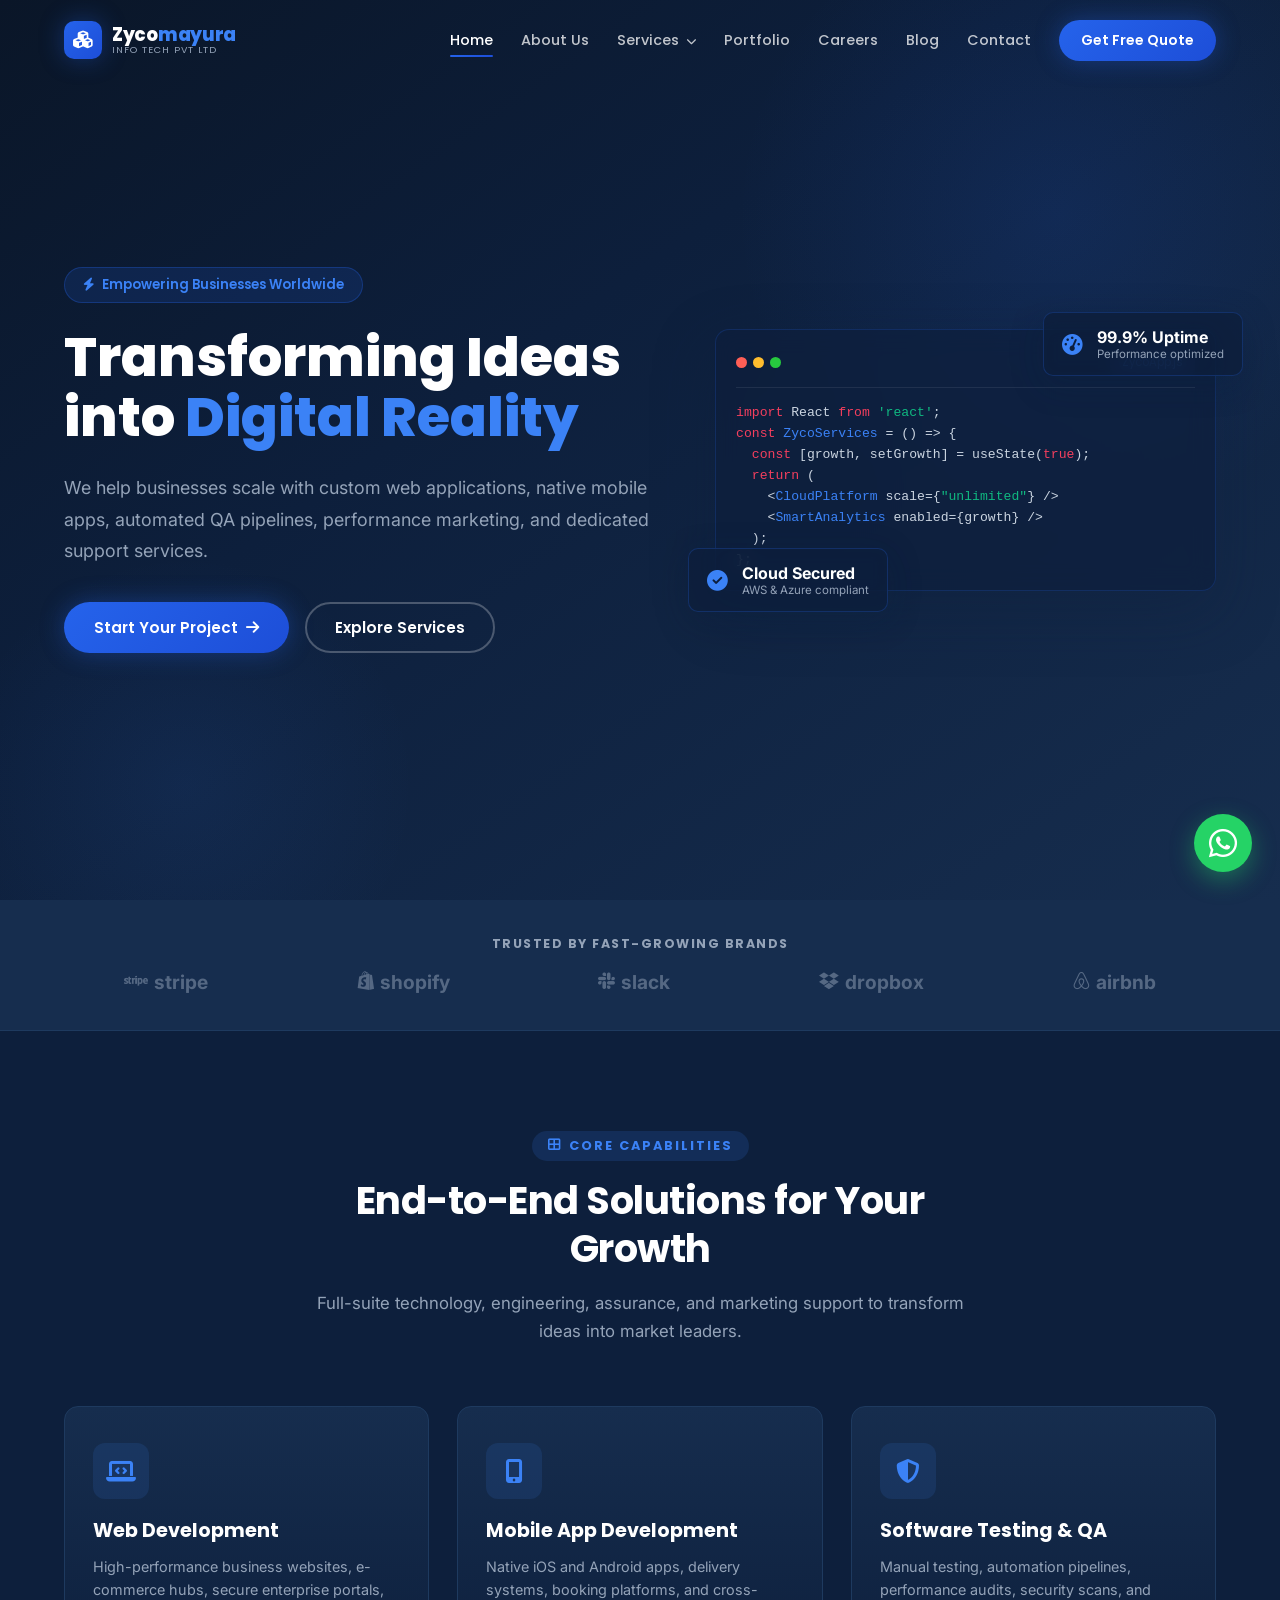
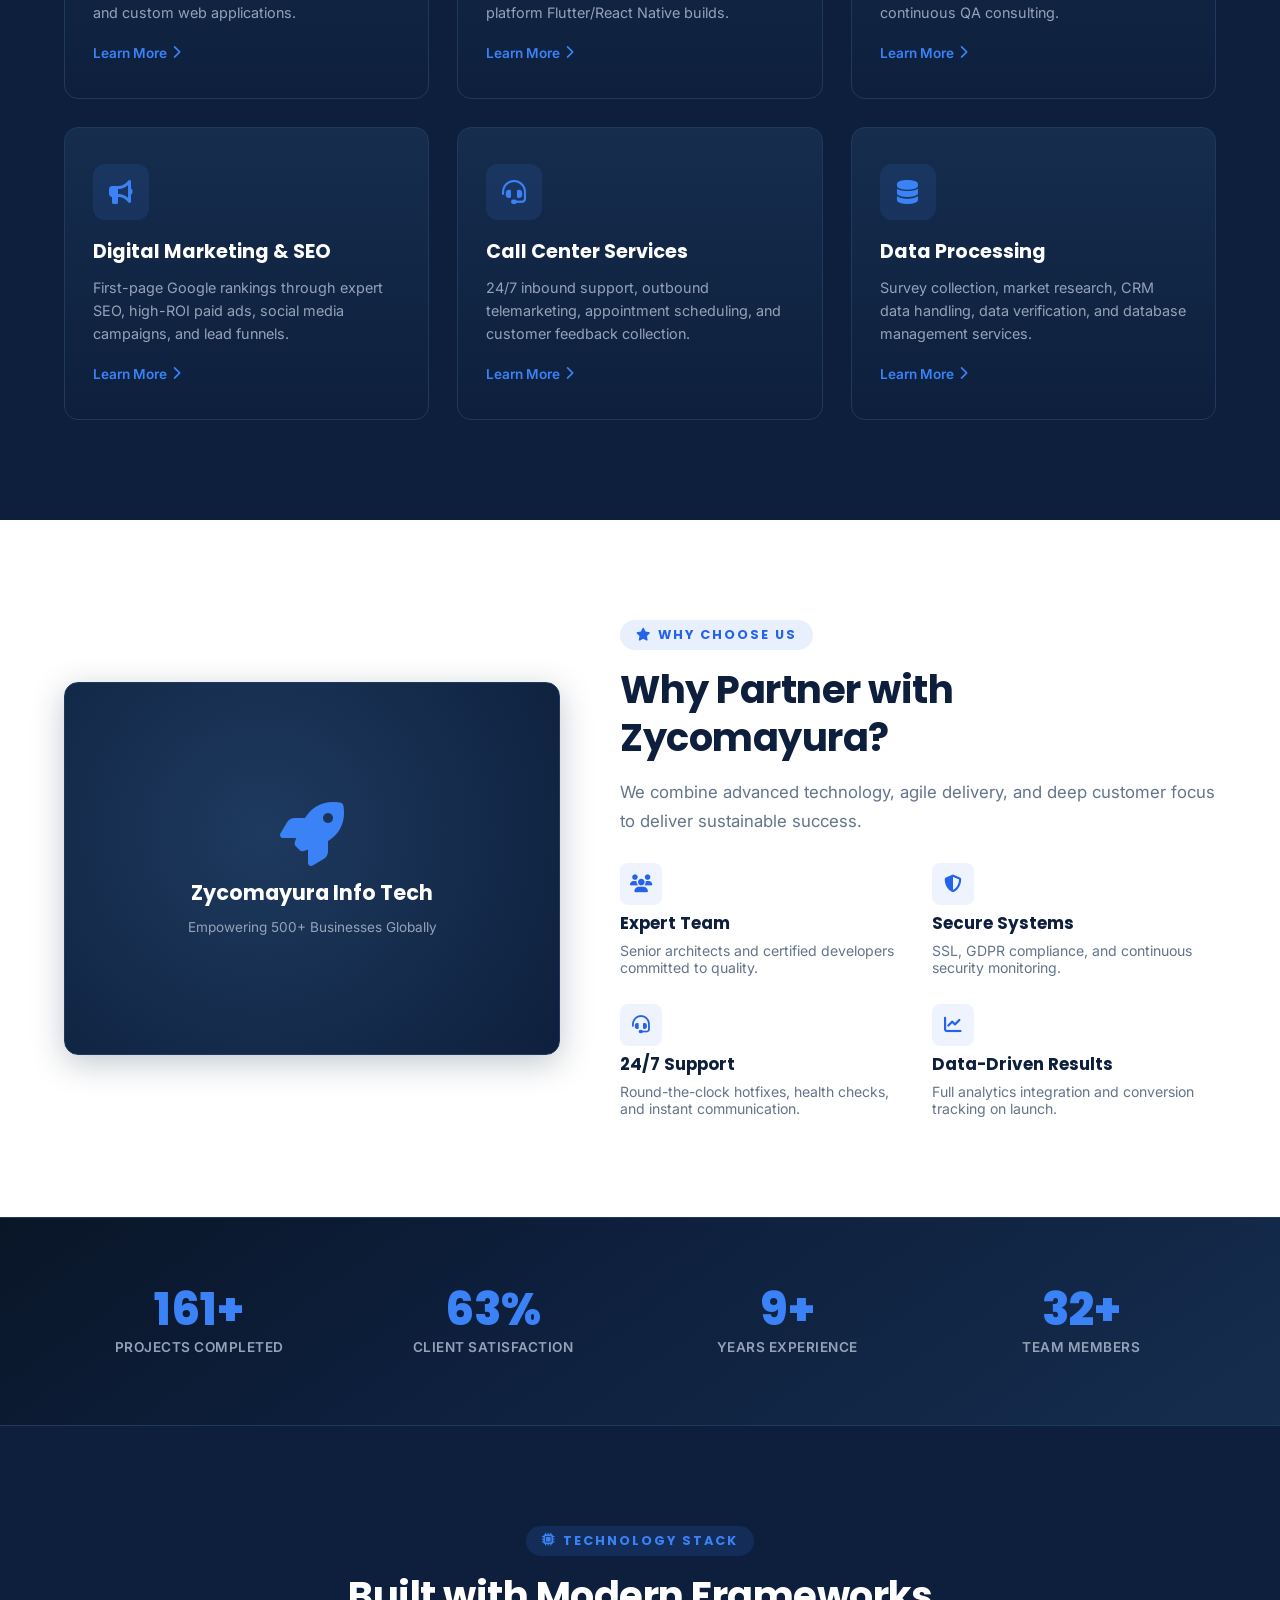
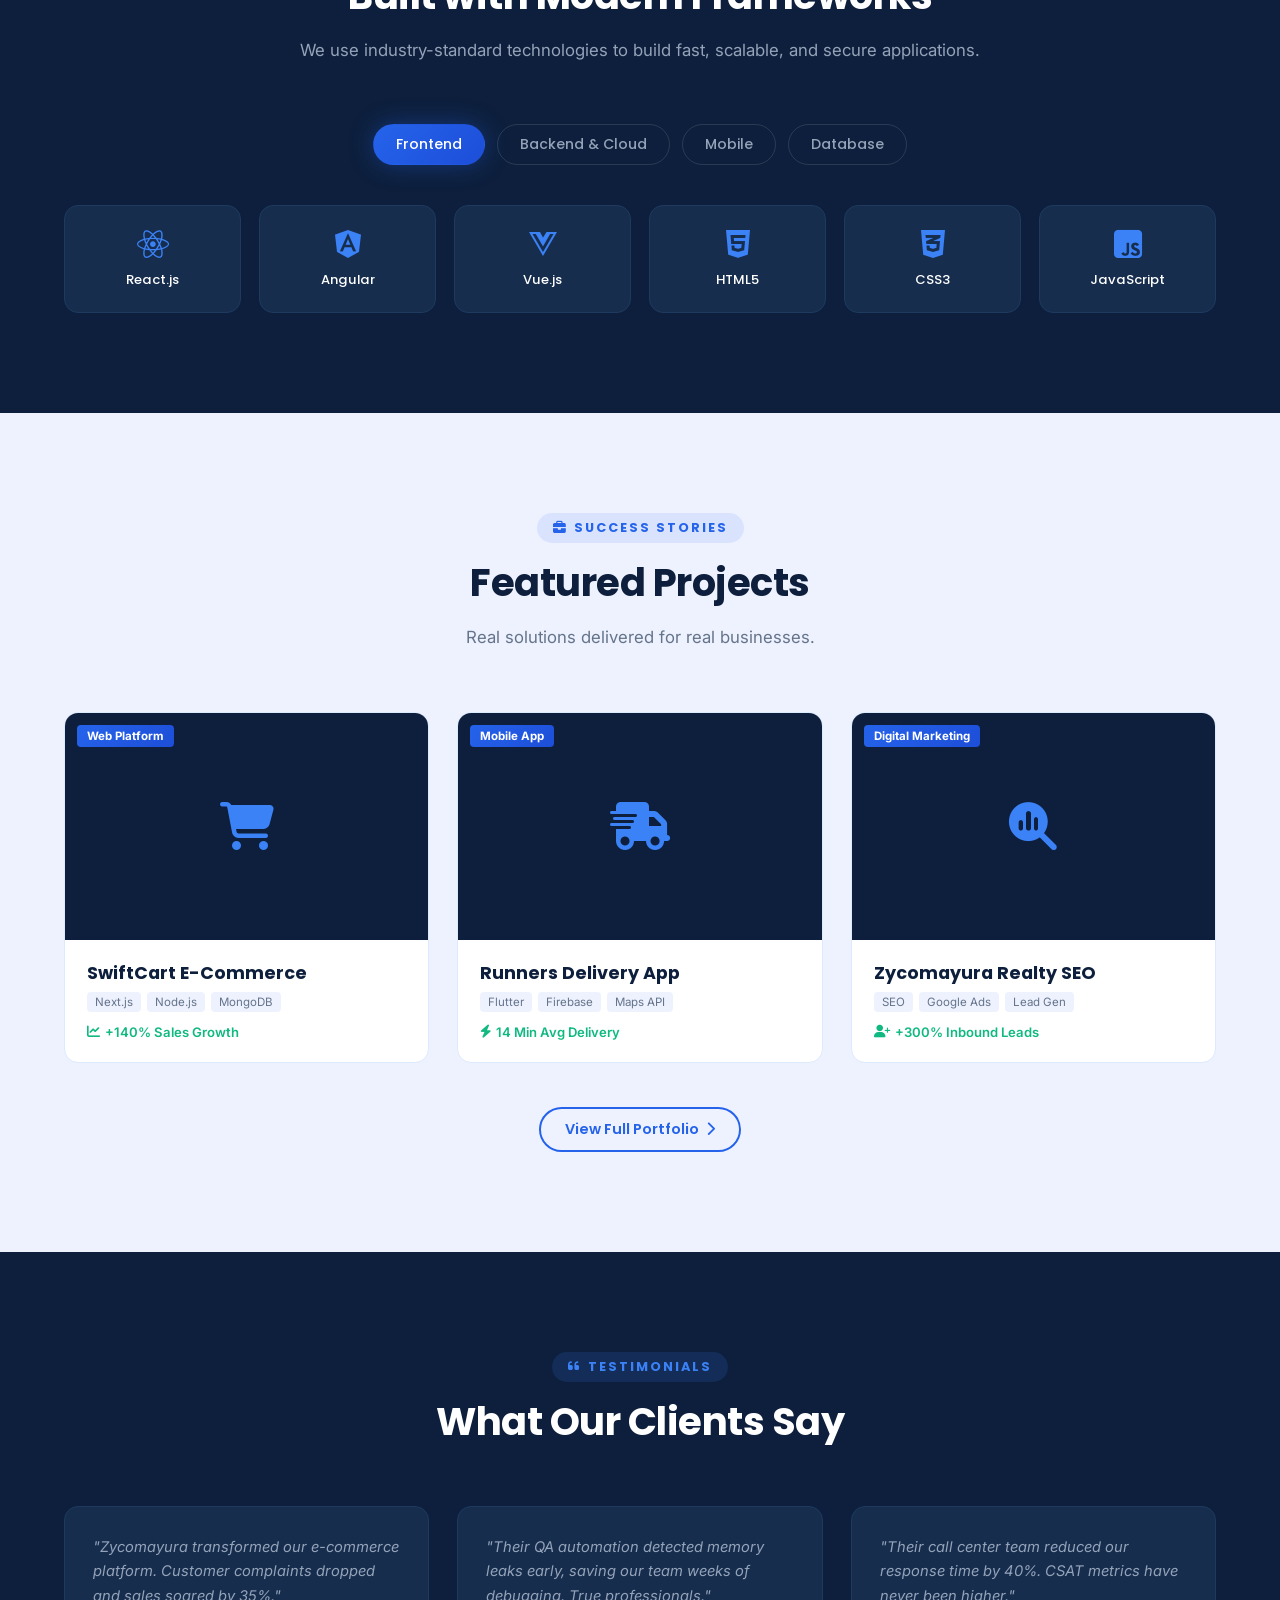
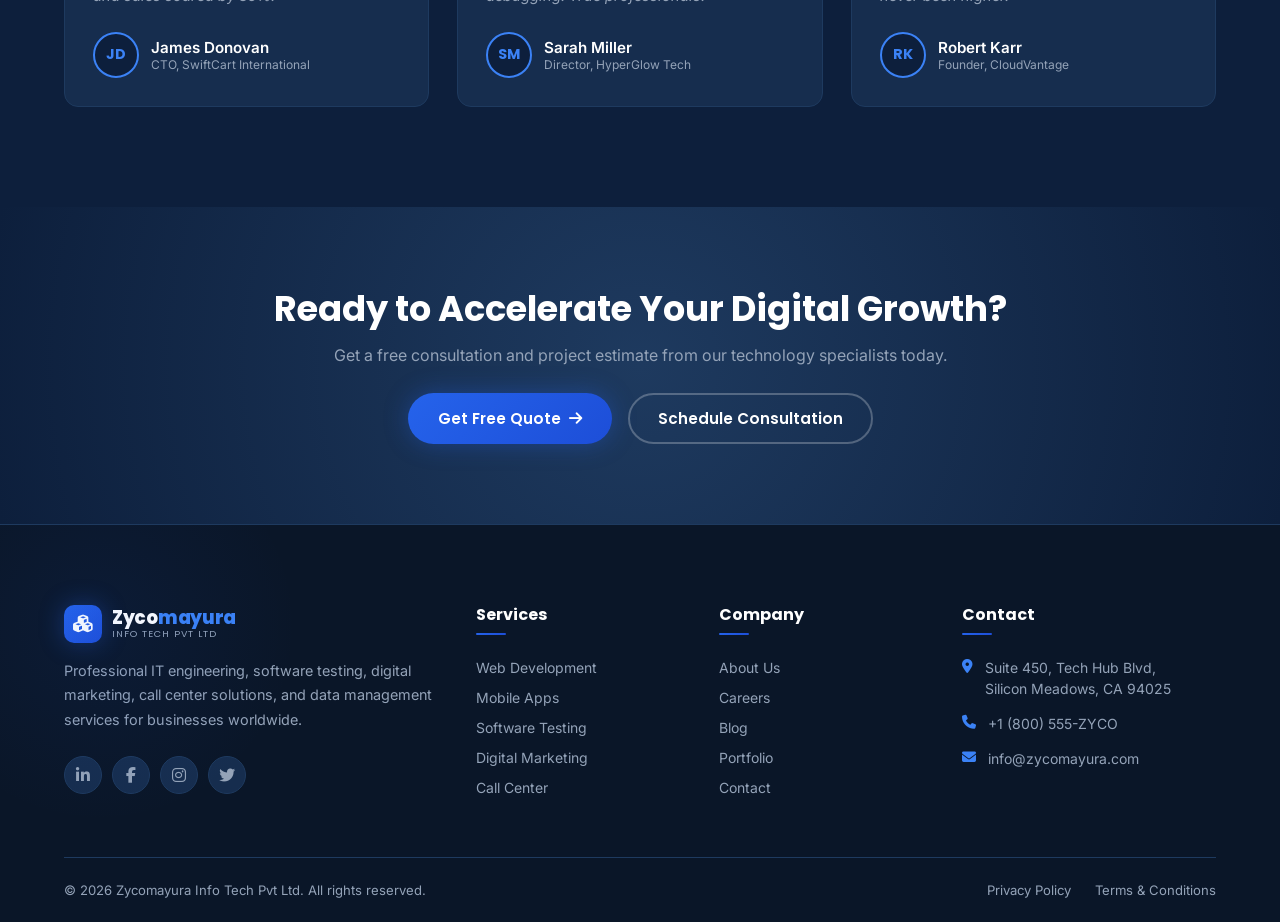
<file: Zycomayura/index.html>
<!DOCTYPE html>
<html lang="en">
<head>
    <meta charset="UTF-8">
    <meta name="viewport" content="width=device-width, initial-scale=1.0">
    <title>Zycomayura Info Tech Pvt Ltd | Web, Mobile, Marketing & IT Solutions</title>
    <meta name="description" content="Zycomayura Info Tech provides professional web development, mobile app development, software testing, digital marketing, call center solutions, and data management services worldwide.">
    <link rel="stylesheet" href="https://cdnjs.cloudflare.com/ajax/libs/font-awesome/6.4.0/css/all.min.css">
    <link rel="stylesheet" href="css/style.css">
    <link rel="stylesheet" href="css/pages.css">
</head>
<body>

<!-- NAVBAR -->
<header class="navbar">
    <div class="nav-container">
        <a href="index.html" class="logo">
            <div class="logo-icon"><i class="fa-solid fa-cubes"></i></div>
            <div class="logo-text">
                <div class="logo-name">Zyco<span>mayura</span></div>
                <div class="logo-sub">Info Tech Pvt Ltd</div>
            </div>
        </a>
        <nav class="nav-menu">
            <a href="index.html" class="nav-link">Home</a>
            <a href="about.html" class="nav-link">About Us</a>
            <div class="nav-dropdown">
                <a href="services.html" class="nav-link">Services <i class="fa fa-chevron-down" style="font-size:0.65rem;margin-left:3px;"></i></a>
                <div class="dropdown-menu">
                    <a href="services.html#web" class="dropdown-item"><i class="fa fa-code"></i> Web Development</a>
                    <a href="services.html#mobile" class="dropdown-item"><i class="fa fa-mobile-screen-button"></i> Mobile Apps</a>
                    <a href="services.html#qa" class="dropdown-item"><i class="fa fa-bug"></i> Software Testing</a>
                    <a href="services.html#marketing" class="dropdown-item"><i class="fa fa-bullhorn"></i> Digital Marketing</a>
                    <a href="services.html#callcenter" class="dropdown-item"><i class="fa fa-headset"></i> Call Center</a>
                    <a href="services.html#data" class="dropdown-item"><i class="fa fa-database"></i> Data Services</a>
                </div>
            </div>
            <a href="portfolio.html" class="nav-link">Portfolio</a>
            <a href="careers.html" class="nav-link">Careers</a>
            <a href="blog.html" class="nav-link">Blog</a>
            <a href="contact.html" class="nav-link">Contact</a>
            <a href="contact.html" class="btn-cta">Get Free Quote</a>
        </nav>
        <button class="hamburger"><span class="bar"></span><span class="bar"></span><span class="bar"></span></button>
    </div>
</header>

<!-- HERO -->
<section class="hero">
    <div class="container hero-grid">
        <div>
            <div class="hero-badge animate-fade-in-up"><i class="fa fa-bolt"></i> Empowering Businesses Worldwide</div>
            <h1 class="hero-title animate-fade-in-up">Transforming Ideas into <span>Digital Reality</span></h1>
            <p class="hero-desc animate-fade-in-up">We help businesses scale with custom web applications, native mobile apps, automated QA pipelines, performance marketing, and dedicated support services.</p>
            <div class="hero-buttons animate-fade-in-up">
                <a href="contact.html" class="btn-primary">Start Your Project <i class="fa fa-arrow-right"></i></a>
                <a href="services.html" class="btn-secondary">Explore Services</a>
            </div>
        </div>
        <div class="hero-visual">
            <div class="hero-mockup animate-fade-in-up">
                <div class="mockup-bar">
                    <div class="dots"><span class="dot dot-r"></span><span class="dot dot-y"></span><span class="dot dot-g"></span></div>
                    <div class="mockup-tab">ZycoApp.js</div>
                </div>
                <div class="mockup-code">
                    <div><span class="mk-kw">import</span> React <span class="mk-kw">from</span> <span class="mk-str">'react'</span>;</div>
                    <div><span class="mk-kw">const</span> <span class="mk-tag">ZycoServices</span> = () =&gt; {</div>
                    <div>&nbsp;&nbsp;<span class="mk-kw">const</span> [growth, setGrowth] = useState(<span class="mk-kw">true</span>);</div>
                    <div>&nbsp;&nbsp;<span class="mk-kw">return</span> (</div>
                    <div>&nbsp;&nbsp;&nbsp;&nbsp;&lt;<span class="mk-tag">CloudPlatform</span> scale={<span class="mk-str">"unlimited"</span>} /&gt;</div>
                    <div>&nbsp;&nbsp;&nbsp;&nbsp;&lt;<span class="mk-tag">SmartAnalytics</span> enabled={growth} /&gt;</div>
                    <div>&nbsp;&nbsp;);</div>
                    <div>};</div>
                </div>
                <div class="float-card c1"><i class="fa-solid fa-circle-check"></i><div><div class="float-card-t">Cloud Secured</div><div class="float-card-s">AWS & Azure compliant</div></div></div>
                <div class="float-card c2"><i class="fa-solid fa-gauge-high"></i><div><div class="float-card-t">99.9% Uptime</div><div class="float-card-s">Performance optimized</div></div></div>
            </div>
        </div>
    </div>
</section>

<!-- TRUST BAR -->
<section class="trust-bar">
    <div class="container trust-inner">
        <h4 class="trust-label">Trusted by Fast-Growing Brands</h4>
        <div class="trust-logos">
            <div><i class="fab fa-stripe"></i> stripe</div>
            <div><i class="fab fa-shopify"></i> shopify</div>
            <div><i class="fab fa-slack"></i> slack</div>
            <div><i class="fab fa-dropbox"></i> dropbox</div>
            <div><i class="fab fa-airbnb"></i> airbnb</div>
        </div>
    </div>
</section>

<!-- SERVICES -->
<section class="section-dark">
    <div class="container">
        <div class="section-header">
            <div class="section-badge"><i class="fa fa-th-large"></i> Core Capabilities</div>
            <h2 class="section-title">End-to-End Solutions for Your Growth</h2>
            <p class="section-desc">Full-suite technology, engineering, assurance, and marketing support to transform ideas into market leaders.</p>
        </div>
        <div class="grid-3">
            <div class="svc-card"><div class="svc-icon"><i class="fa-solid fa-laptop-code"></i></div><h3>Web Development</h3><p>High-performance business websites, e-commerce hubs, secure enterprise portals, and custom web applications.</p><a href="services.html#web" class="svc-link">Learn More <i class="fa fa-chevron-right"></i></a></div>
            <div class="svc-card"><div class="svc-icon"><i class="fa-solid fa-mobile-screen-button"></i></div><h3>Mobile App Development</h3><p>Native iOS and Android apps, delivery systems, booking platforms, and cross-platform Flutter/React Native builds.</p><a href="services.html#mobile" class="svc-link">Learn More <i class="fa fa-chevron-right"></i></a></div>
            <div class="svc-card"><div class="svc-icon"><i class="fa-solid fa-shield-halved"></i></div><h3>Software Testing & QA</h3><p>Manual testing, automation pipelines, performance audits, security scans, and continuous QA consulting.</p><a href="services.html#qa" class="svc-link">Learn More <i class="fa fa-chevron-right"></i></a></div>
            <div class="svc-card"><div class="svc-icon"><i class="fa-solid fa-bullhorn"></i></div><h3>Digital Marketing & SEO</h3><p>First-page Google rankings through expert SEO, high-ROI paid ads, social media campaigns, and lead funnels.</p><a href="services.html#marketing" class="svc-link">Learn More <i class="fa fa-chevron-right"></i></a></div>
            <div class="svc-card"><div class="svc-icon"><i class="fa-solid fa-headset"></i></div><h3>Call Center Services</h3><p>24/7 inbound support, outbound telemarketing, appointment scheduling, and customer feedback collection.</p><a href="services.html#callcenter" class="svc-link">Learn More <i class="fa fa-chevron-right"></i></a></div>
            <div class="svc-card"><div class="svc-icon"><i class="fa-solid fa-database"></i></div><h3>Data Processing</h3><p>Survey collection, market research, CRM data handling, data verification, and database management services.</p><a href="services.html#data" class="svc-link">Learn More <i class="fa fa-chevron-right"></i></a></div>
        </div>
    </div>
</section>

<!-- WHY CHOOSE US -->
<section class="section-light">
    <div class="container split-grid">
        <div class="visual-box dark-box">
            <i class="fa-solid fa-rocket big-icon" style="color:var(--color-accent-light);"></i>
            <h3 class="vis-title" style="color:white;">Zycomayura Info Tech</h3>
            <p class="vis-sub" style="color:var(--color-text-secondary);">Empowering 500+ Businesses Globally</p>
        </div>
        <div>
            <div class="section-badge"><i class="fa fa-star"></i> Why Choose Us</div>
            <h2 class="section-title">Why Partner with Zycomayura?</h2>
            <p class="section-desc" style="margin-bottom:20px;">We combine advanced technology, agile delivery, and deep customer focus to deliver sustainable success.</p>
            <div class="why-grid">
                <div class="why-item"><div class="why-icon"><i class="fa-solid fa-users"></i></div><h4>Expert Team</h4><p>Senior architects and certified developers committed to quality.</p></div>
                <div class="why-item"><div class="why-icon"><i class="fa-solid fa-shield-halved"></i></div><h4>Secure Systems</h4><p>SSL, GDPR compliance, and continuous security monitoring.</p></div>
                <div class="why-item"><div class="why-icon"><i class="fa-solid fa-headset"></i></div><h4>24/7 Support</h4><p>Round-the-clock hotfixes, health checks, and instant communication.</p></div>
                <div class="why-item"><div class="why-icon"><i class="fa-solid fa-chart-line"></i></div><h4>Data-Driven Results</h4><p>Full analytics integration and conversion tracking on launch.</p></div>
            </div>
        </div>
    </div>
</section>

<!-- STATS -->
<section class="stats-bar">
    <div class="container stats-grid">
        <div><div class="stat-num" data-target="250" data-suffix="+">0+</div><div class="stat-label">Projects Completed</div></div>
        <div><div class="stat-num" data-target="99" data-suffix="%">0%</div><div class="stat-label">Client Satisfaction</div></div>
        <div><div class="stat-num" data-target="15" data-suffix="+">0+</div><div class="stat-label">Years Experience</div></div>
        <div><div class="stat-num" data-target="50" data-suffix="+">0+</div><div class="stat-label">Team Members</div></div>
    </div>
</section>

<!-- TECH STACK -->
<section class="section-dark">
    <div class="container">
        <div class="section-header">
            <div class="section-badge"><i class="fa fa-microchip"></i> Technology Stack</div>
            <h2 class="section-title">Built with Modern Frameworks</h2>
            <p class="section-desc">We use industry-standard technologies to build fast, scalable, and secure applications.</p>
        </div>
        <div class="tech-tabs">
            <button class="tech-tab active" data-cat="frontend">Frontend</button>
            <button class="tech-tab" data-cat="backend">Backend & Cloud</button>
            <button class="tech-tab" data-cat="mobile">Mobile</button>
            <button class="tech-tab" data-cat="database">Database</button>
        </div>
        <div class="tech-grid">
            <div class="tech-item"><i class="fab fa-react"></i><span>React.js</span></div>
            <div class="tech-item"><i class="fab fa-angular"></i><span>Angular</span></div>
            <div class="tech-item"><i class="fab fa-vuejs"></i><span>Vue.js</span></div>
            <div class="tech-item"><i class="fab fa-html5"></i><span>HTML5</span></div>
            <div class="tech-item"><i class="fab fa-css3-alt"></i><span>CSS3</span></div>
            <div class="tech-item"><i class="fab fa-js-square"></i><span>JavaScript</span></div>
        </div>
    </div>
</section>

<!-- PORTFOLIO PREVIEW -->
<section class="section-alt">
    <div class="container">
        <div class="section-header">
            <div class="section-badge"><i class="fa fa-briefcase"></i> Success Stories</div>
            <h2 class="section-title">Featured Projects</h2>
            <p class="section-desc">Real solutions delivered for real businesses.</p>
        </div>
        <div class="grid-3">
            <div class="port-card">
                <div class="port-thumb"><span class="port-badge">Web Platform</span><i class="fa fa-shopping-cart port-ico"></i></div>
                <div class="port-body"><h4>SwiftCart E-Commerce</h4><div class="port-tags"><span class="port-tag">Next.js</span><span class="port-tag">Node.js</span><span class="port-tag">MongoDB</span></div><div class="port-result"><i class="fa fa-chart-line"></i> +140% Sales Growth</div></div>
            </div>
            <div class="port-card">
                <div class="port-thumb"><span class="port-badge">Mobile App</span><i class="fa fa-truck-fast port-ico"></i></div>
                <div class="port-body"><h4>Runners Delivery App</h4><div class="port-tags"><span class="port-tag">Flutter</span><span class="port-tag">Firebase</span><span class="port-tag">Maps API</span></div><div class="port-result"><i class="fa fa-bolt"></i> 14 Min Avg Delivery</div></div>
            </div>
            <div class="port-card">
                <div class="port-thumb"><span class="port-badge">Digital Marketing</span><i class="fa fa-magnifying-glass-chart port-ico"></i></div>
                <div class="port-body"><h4>Zycomayura Realty SEO</h4><div class="port-tags"><span class="port-tag">SEO</span><span class="port-tag">Google Ads</span><span class="port-tag">Lead Gen</span></div><div class="port-result"><i class="fa fa-user-plus"></i> +300% Inbound Leads</div></div>
            </div>
        </div>
        <div style="text-align:center;margin-top:44px;"><a href="portfolio.html" class="btn-outline">View Full Portfolio <i class="fa fa-chevron-right"></i></a></div>
    </div>
</section>

<!-- TESTIMONIALS -->
<section class="section-dark">
    <div class="container">
        <div class="section-header">
            <div class="section-badge"><i class="fa fa-quote-left"></i> Testimonials</div>
            <h2 class="section-title">What Our Clients Say</h2>
        </div>
        <div class="grid-3">
            <div class="testi-card">
                <p class="testi-text">"Zycomayura transformed our e-commerce platform. Customer complaints dropped and sales soared by 35%."</p>
                <div class="testi-author"><div class="testi-avatar">JD</div><div><div class="testi-name">James Donovan</div><div class="testi-role">CTO, SwiftCart International</div></div></div>
            </div>
            <div class="testi-card">
                <p class="testi-text">"Their QA automation detected memory leaks early, saving our team weeks of debugging. True professionals."</p>
                <div class="testi-author"><div class="testi-avatar">SM</div><div><div class="testi-name">Sarah Miller</div><div class="testi-role">Director, HyperGlow Tech</div></div></div>
            </div>
            <div class="testi-card">
                <p class="testi-text">"Their call center team reduced our response time by 40%. CSAT metrics have never been higher."</p>
                <div class="testi-author"><div class="testi-avatar">RK</div><div><div class="testi-name">Robert Karr</div><div class="testi-role">Founder, CloudVantage</div></div></div>
            </div>
        </div>
    </div>
</section>

<!-- CTA -->
<section class="cta-banner">
    <div class="container">
        <h2>Ready to Accelerate Your Digital Growth?</h2>
        <p>Get a free consultation and project estimate from our technology specialists today.</p>
        <div class="cta-btns">
            <a href="contact.html" class="btn-primary">Get Free Quote <i class="fa fa-arrow-right"></i></a>
            <a href="contact.html" class="btn-secondary">Schedule Consultation</a>
        </div>
    </div>
</section>

<!-- FOOTER -->
<footer class="footer">
    <div class="footer-container">
        <div>
            <a href="index.html" class="logo" style="margin-bottom:8px;">
                <div class="logo-icon"><i class="fa-solid fa-cubes"></i></div>
                <div class="logo-text"><div class="logo-name">Zyco<span>mayura</span></div><div class="logo-sub">Info Tech Pvt Ltd</div></div>
            </a>
            <p class="footer-desc">Professional IT engineering, software testing, digital marketing, call center solutions, and data management services for businesses worldwide.</p>
            <div class="social-links">
                <a href="#" class="social-icon"><i class="fab fa-linkedin-in"></i></a>
                <a href="#" class="social-icon"><i class="fab fa-facebook-f"></i></a>
                <a href="#" class="social-icon"><i class="fab fa-instagram"></i></a>
                <a href="#" class="social-icon"><i class="fab fa-twitter"></i></a>
            </div>
        </div>
        <div>
            <h4 class="footer-title">Services</h4>
            <ul class="footer-links">
                <li><a href="services.html#web" class="footer-link">Web Development</a></li>
                <li><a href="services.html#mobile" class="footer-link">Mobile Apps</a></li>
                <li><a href="services.html#qa" class="footer-link">Software Testing</a></li>
                <li><a href="services.html#marketing" class="footer-link">Digital Marketing</a></li>
                <li><a href="services.html#callcenter" class="footer-link">Call Center</a></li>
            </ul>
        </div>
        <div>
            <h4 class="footer-title">Company</h4>
            <ul class="footer-links">
                <li><a href="about.html" class="footer-link">About Us</a></li>
                <li><a href="careers.html" class="footer-link">Careers</a></li>
                <li><a href="blog.html" class="footer-link">Blog</a></li>
                <li><a href="portfolio.html" class="footer-link">Portfolio</a></li>
                <li><a href="contact.html" class="footer-link">Contact</a></li>
            </ul>
        </div>
        <div>
            <h4 class="footer-title">Contact</h4>
            <div class="footer-contact-item"><i class="fa-solid fa-location-dot"></i><span>Suite 450, Tech Hub Blvd,<br>Silicon Meadows, CA 94025</span></div>
            <div class="footer-contact-item"><i class="fa-solid fa-phone"></i><span>+1 (800) 555-ZYCO</span></div>
            <div class="footer-contact-item"><i class="fa-solid fa-envelope"></i><span>info@zycomayura.com</span></div>
        </div>
    </div>
    <div class="footer-bottom">
        <p>&copy; 2026 Zycomayura Info Tech Pvt Ltd. All rights reserved.</p>
        <div class="footer-bottom-links"><a href="privacy.html">Privacy Policy</a><a href="terms.html">Terms & Conditions</a></div>
    </div>
</footer>

<a href="https://wa.me/18005559926" class="whatsapp-widget" target="_blank" rel="noopener"><i class="fab fa-whatsapp"></i><span class="whatsapp-tooltip">Chat with us on WhatsApp</span></a>
<script src="js/main.js"></script>
</body>
</html>
</file>
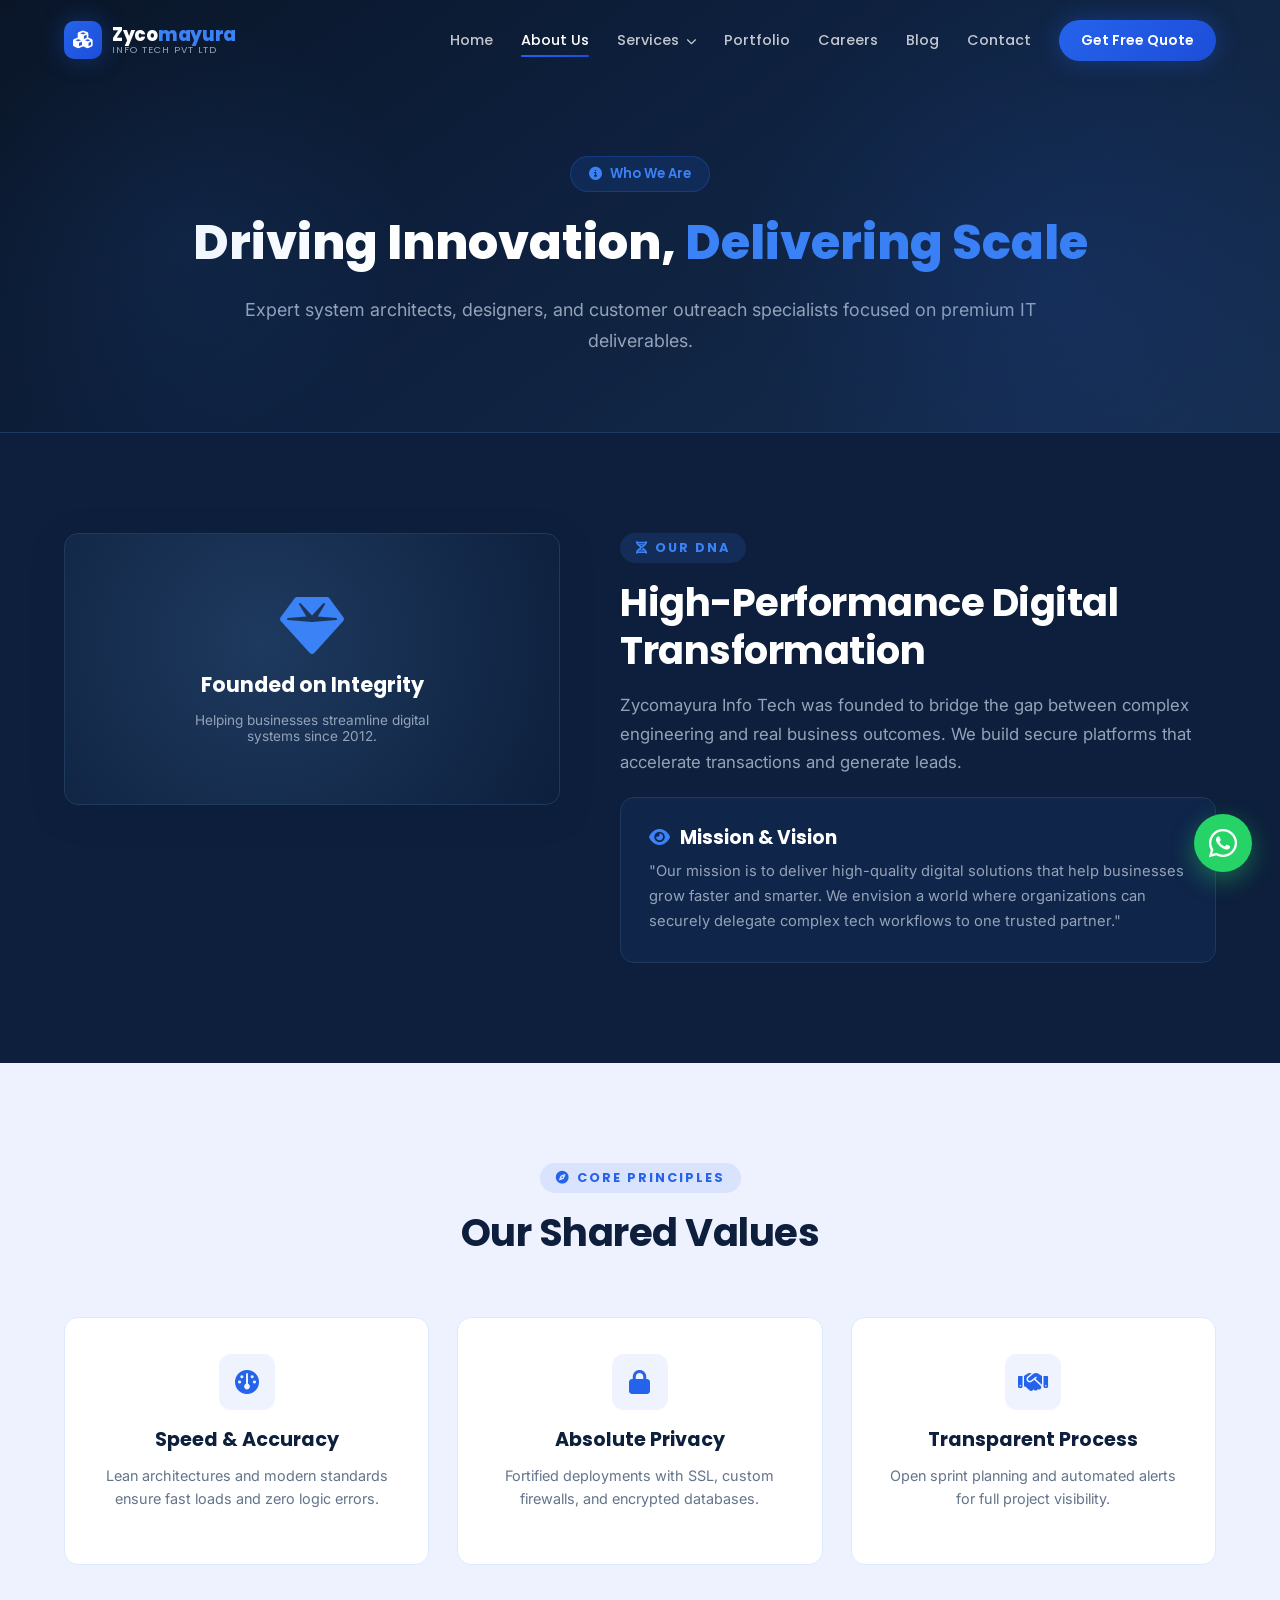
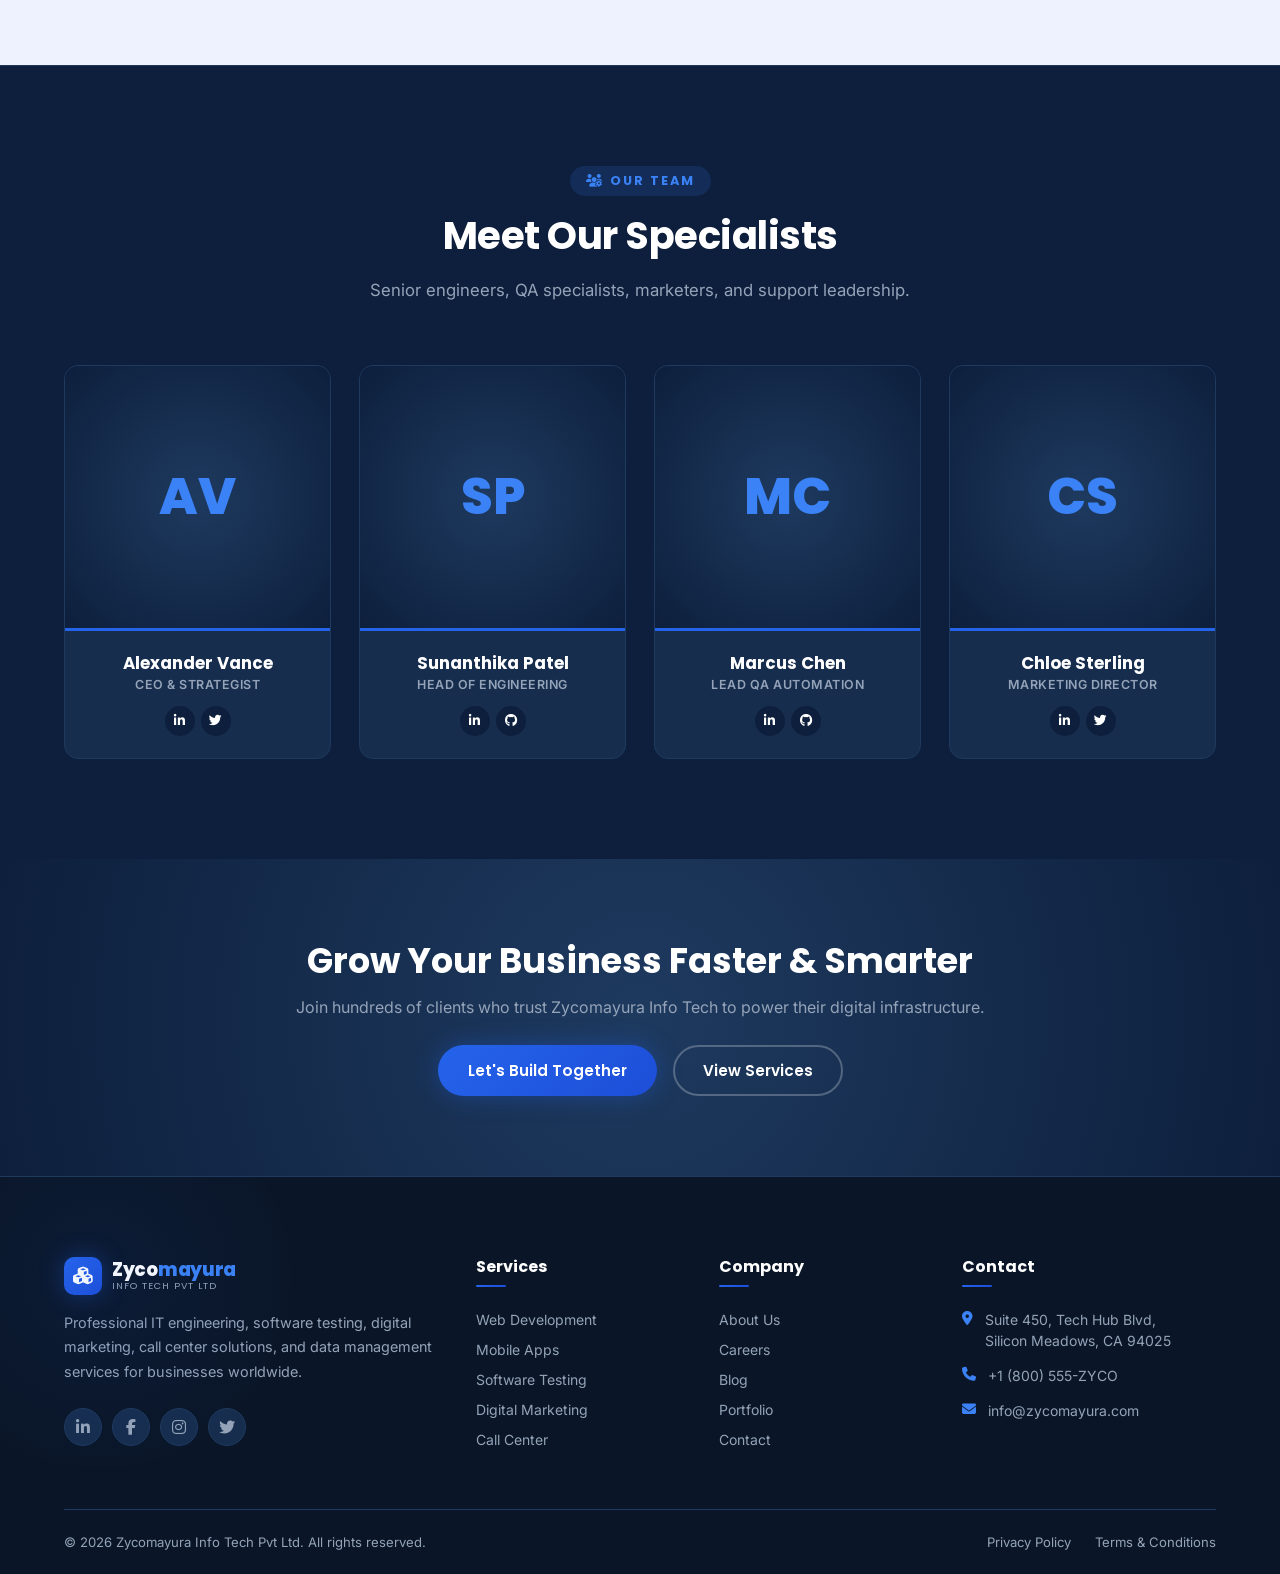
<file: Zycomayura/about.html>
<!DOCTYPE html>
<html lang="en">
<head>
    <meta charset="UTF-8"><meta name="viewport" content="width=device-width, initial-scale=1.0">
    <title>About Us | Zycomayura Info Tech Pvt Ltd</title>
    <meta name="description" content="Learn about Zycomayura Info Tech - our mission, vision, values, and the expert team behind premium IT solutions.">
    <link rel="stylesheet" href="https://cdnjs.cloudflare.com/ajax/libs/font-awesome/6.4.0/css/all.min.css">
    <link rel="stylesheet" href="css/style.css"><link rel="stylesheet" href="css/pages.css">
</head>
<body>
<header class="navbar"><div class="nav-container"><a href="index.html" class="logo"><div class="logo-icon"><i class="fa-solid fa-cubes"></i></div><div class="logo-text"><div class="logo-name">Zyco<span>mayura</span></div><div class="logo-sub">Info Tech Pvt Ltd</div></div></a><nav class="nav-menu"><a href="index.html" class="nav-link">Home</a><a href="about.html" class="nav-link">About Us</a><div class="nav-dropdown"><a href="services.html" class="nav-link">Services <i class="fa fa-chevron-down" style="font-size:0.65rem;margin-left:3px;"></i></a><div class="dropdown-menu"><a href="services.html#web" class="dropdown-item"><i class="fa fa-code"></i> Web Development</a><a href="services.html#mobile" class="dropdown-item"><i class="fa fa-mobile-screen-button"></i> Mobile Apps</a><a href="services.html#qa" class="dropdown-item"><i class="fa fa-bug"></i> Software Testing</a><a href="services.html#marketing" class="dropdown-item"><i class="fa fa-bullhorn"></i> Digital Marketing</a><a href="services.html#callcenter" class="dropdown-item"><i class="fa fa-headset"></i> Call Center</a><a href="services.html#data" class="dropdown-item"><i class="fa fa-database"></i> Data Services</a></div></div><a href="portfolio.html" class="nav-link">Portfolio</a><a href="careers.html" class="nav-link">Careers</a><a href="blog.html" class="nav-link">Blog</a><a href="contact.html" class="nav-link">Contact</a><a href="contact.html" class="btn-cta">Get Free Quote</a></nav><button class="hamburger"><span class="bar"></span><span class="bar"></span><span class="bar"></span></button></div></header>

<section class="hero page-hero">
    <div class="container" style="text-align:center;">
        <div class="hero-badge" style="margin:0 auto 24px;"><i class="fa fa-info-circle"></i> Who We Are</div>
        <h1 class="hero-title" style="font-size:3rem;">Driving Innovation, <span>Delivering Scale</span></h1>
        <p class="hero-desc" style="max-width:800px;margin:0 auto;">Expert system architects, designers, and customer outreach specialists focused on premium IT deliverables.</p>
    </div>
</section>

<section class="section-dark" style="border-top:1px solid var(--color-border);">
    <div class="container split-grid" style="align-items:flex-start;">
        <div class="visual-box dark-box" style="aspect-ratio:auto;padding:60px 30px;">
            <i class="fa-solid fa-gem big-icon" style="color:var(--color-accent-light);"></i>
            <h3 class="vis-title" style="color:white;">Founded on Integrity</h3>
            <p class="vis-sub" style="color:var(--color-text-secondary);">Helping businesses streamline digital systems since 2012.</p>
        </div>
        <div>
            <div class="section-badge"><i class="fa fa-dna"></i> Our DNA</div>
            <h2 class="section-title" style="color:white;">High-Performance Digital Transformation</h2>
            <p class="section-desc" style="margin-bottom:20px;">Zycomayura Info Tech was founded to bridge the gap between complex engineering and real business outcomes. We build secure platforms that accelerate transactions and generate leads.</p>
            <div style="background:rgba(37,99,235,0.08);border:1px solid var(--color-border);padding:28px;border-radius:var(--border-radius);margin-top:20px;">
                <h3 style="color:white;margin-bottom:10px;display:flex;align-items:center;gap:10px;"><i class="fa fa-eye" style="color:var(--color-accent-light);"></i> Mission & Vision</h3>
                <p style="color:var(--color-text-secondary);font-size:0.92rem;line-height:1.7;">"Our mission is to deliver high-quality digital solutions that help businesses grow faster and smarter. We envision a world where organizations can securely delegate complex tech workflows to one trusted partner."</p>
            </div>
        </div>
    </div>
</section>

<section class="section-alt">
    <div class="container">
        <div class="section-header">
            <div class="section-badge"><i class="fa fa-compass"></i> Core Principles</div>
            <h2 class="section-title">Our Shared Values</h2>
        </div>
        <div class="grid-3">
            <div class="svc-card" style="text-align:center;"><div class="svc-icon" style="margin:0 auto 18px;"><i class="fa fa-gauge"></i></div><h3>Speed & Accuracy</h3><p>Lean architectures and modern standards ensure fast loads and zero logic errors.</p></div>
            <div class="svc-card" style="text-align:center;"><div class="svc-icon" style="margin:0 auto 18px;"><i class="fa fa-lock"></i></div><h3>Absolute Privacy</h3><p>Fortified deployments with SSL, custom firewalls, and encrypted databases.</p></div>
            <div class="svc-card" style="text-align:center;"><div class="svc-icon" style="margin:0 auto 18px;"><i class="fa fa-handshake"></i></div><h3>Transparent Process</h3><p>Open sprint planning and automated alerts for full project visibility.</p></div>
        </div>
    </div>
</section>

<section class="section-dark" style="border-top:1px solid var(--color-border);">
    <div class="container">
        <div class="section-header">
            <div class="section-badge"><i class="fa fa-users-gear"></i> Our Team</div>
            <h2 class="section-title">Meet Our Specialists</h2>
            <p class="section-desc">Senior engineers, QA specialists, marketers, and support leadership.</p>
        </div>
        <div class="grid-4">
            <div class="team-card"><div class="team-avatar">AV</div><div class="team-info"><h4 class="team-name">Alexander Vance</h4><p class="team-role">CEO & Strategist</p><div class="team-socials"><a href="#" class="team-soc"><i class="fab fa-linkedin-in"></i></a><a href="#" class="team-soc"><i class="fab fa-twitter"></i></a></div></div></div>
            <div class="team-card"><div class="team-avatar">SP</div><div class="team-info"><h4 class="team-name">Sunanthika Patel</h4><p class="team-role">Head of Engineering</p><div class="team-socials"><a href="#" class="team-soc"><i class="fab fa-linkedin-in"></i></a><a href="#" class="team-soc"><i class="fab fa-github"></i></a></div></div></div>
            <div class="team-card"><div class="team-avatar">MC</div><div class="team-info"><h4 class="team-name">Marcus Chen</h4><p class="team-role">Lead QA Automation</p><div class="team-socials"><a href="#" class="team-soc"><i class="fab fa-linkedin-in"></i></a><a href="#" class="team-soc"><i class="fab fa-github"></i></a></div></div></div>
            <div class="team-card"><div class="team-avatar">CS</div><div class="team-info"><h4 class="team-name">Chloe Sterling</h4><p class="team-role">Marketing Director</p><div class="team-socials"><a href="#" class="team-soc"><i class="fab fa-linkedin-in"></i></a><a href="#" class="team-soc"><i class="fab fa-twitter"></i></a></div></div></div>
        </div>
    </div>
</section>

<section class="cta-banner"><div class="container"><h2>Grow Your Business Faster & Smarter</h2><p>Join hundreds of clients who trust Zycomayura Info Tech to power their digital infrastructure.</p><div class="cta-btns"><a href="contact.html" class="btn-primary">Let's Build Together</a><a href="services.html" class="btn-secondary">View Services</a></div></div></section>

<footer class="footer"><div class="footer-container"><div><a href="index.html" class="logo" style="margin-bottom:8px;"><div class="logo-icon"><i class="fa-solid fa-cubes"></i></div><div class="logo-text"><div class="logo-name">Zyco<span>mayura</span></div><div class="logo-sub">Info Tech Pvt Ltd</div></div></a><p class="footer-desc">Professional IT engineering, software testing, digital marketing, call center solutions, and data management services for businesses worldwide.</p><div class="social-links"><a href="#" class="social-icon"><i class="fab fa-linkedin-in"></i></a><a href="#" class="social-icon"><i class="fab fa-facebook-f"></i></a><a href="#" class="social-icon"><i class="fab fa-instagram"></i></a><a href="#" class="social-icon"><i class="fab fa-twitter"></i></a></div></div><div><h4 class="footer-title">Services</h4><ul class="footer-links"><li><a href="services.html#web" class="footer-link">Web Development</a></li><li><a href="services.html#mobile" class="footer-link">Mobile Apps</a></li><li><a href="services.html#qa" class="footer-link">Software Testing</a></li><li><a href="services.html#marketing" class="footer-link">Digital Marketing</a></li><li><a href="services.html#callcenter" class="footer-link">Call Center</a></li></ul></div><div><h4 class="footer-title">Company</h4><ul class="footer-links"><li><a href="about.html" class="footer-link">About Us</a></li><li><a href="careers.html" class="footer-link">Careers</a></li><li><a href="blog.html" class="footer-link">Blog</a></li><li><a href="portfolio.html" class="footer-link">Portfolio</a></li><li><a href="contact.html" class="footer-link">Contact</a></li></ul></div><div><h4 class="footer-title">Contact</h4><div class="footer-contact-item"><i class="fa-solid fa-location-dot"></i><span>Suite 450, Tech Hub Blvd,<br>Silicon Meadows, CA 94025</span></div><div class="footer-contact-item"><i class="fa-solid fa-phone"></i><span>+1 (800) 555-ZYCO</span></div><div class="footer-contact-item"><i class="fa-solid fa-envelope"></i><span>info@zycomayura.com</span></div></div></div><div class="footer-bottom"><p>&copy; 2026 Zycomayura Info Tech Pvt Ltd. All rights reserved.</p><div class="footer-bottom-links"><a href="privacy.html">Privacy Policy</a><a href="terms.html">Terms & Conditions</a></div></div></footer>
<a href="https://wa.me/18005559926" class="whatsapp-widget" target="_blank" rel="noopener"><i class="fab fa-whatsapp"></i><span class="whatsapp-tooltip">Chat with us on WhatsApp</span></a>
<script src="js/main.js"></script>
</body>
</html>
</file>
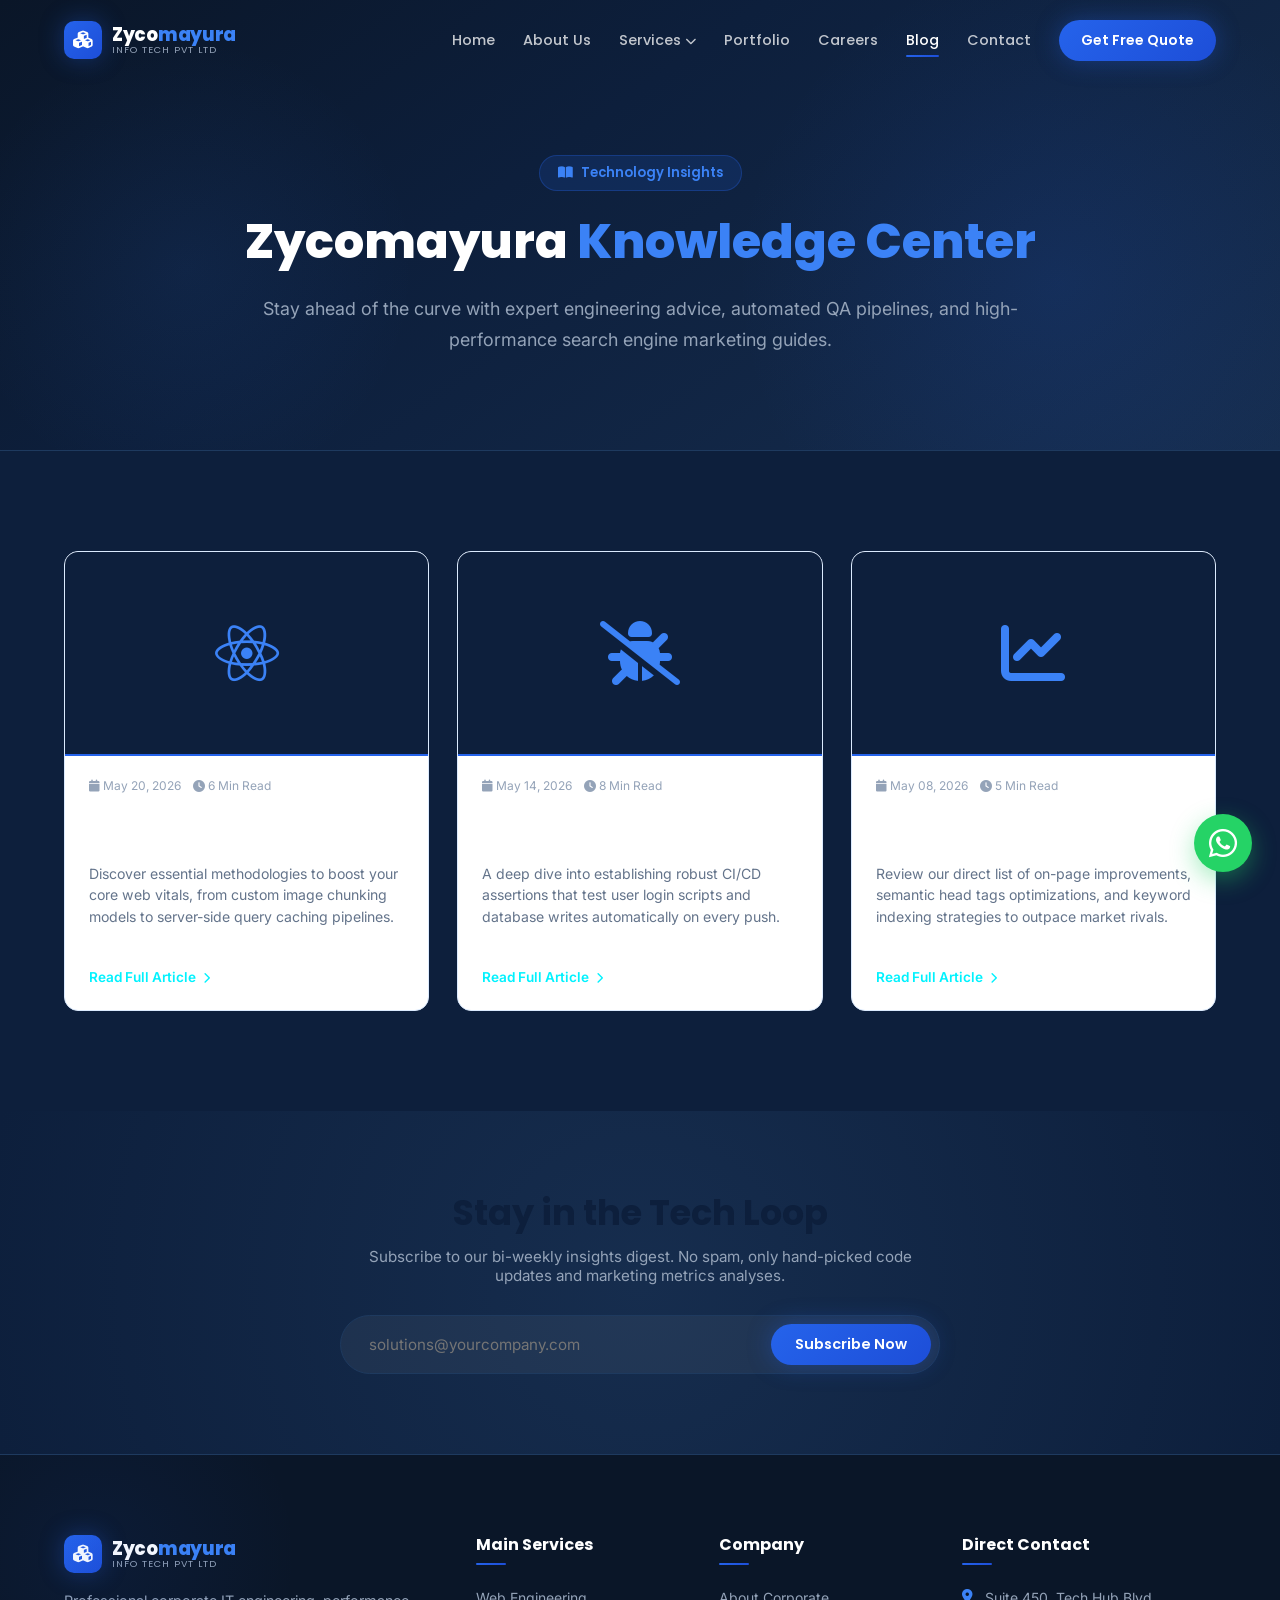
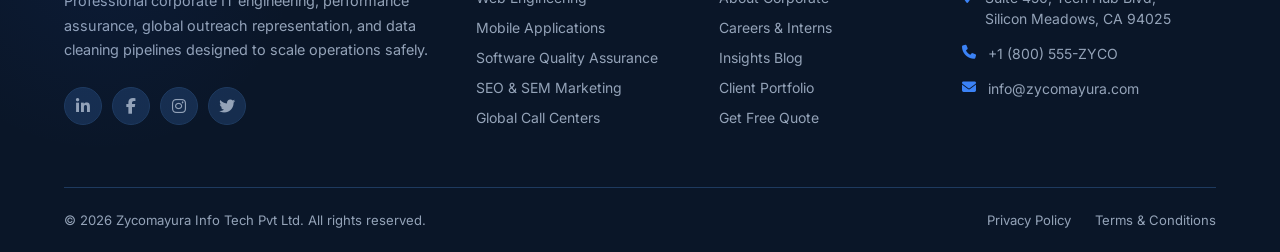
<file: Zycomayura/blog.html>
<!DOCTYPE html>
<html lang="en">
<head>
    <meta charset="UTF-8">
    <meta name="viewport" content="width=device-width, initial-scale=1.0">
    <title>Insights Blog | Zycomayura Info Tech Pvt Ltd</title>
    <meta name="description" content="Read industry-leading guides on Next.js performance caching, QA automated scripts testing, and first-page SEO marketing algorithms.">
    <!-- Google Fonts & Font Awesome Icons -->
    <link rel="stylesheet" href="https://cdnjs.cloudflare.com/ajax/libs/font-awesome/6.4.0/css/all.min.css">
    <link rel="stylesheet" href="css/style.css">
    <link rel="stylesheet" href="css/pages.css">
</head>
<body class="dark-theme">

    <!-- Frosted Glass Navbar -->
    <header class="navbar">
        <div class="nav-container">
            <a href="index.html" class="logo">
                <div class="logo-icon"><i class="fa-solid fa-cubes"></i></div>
                <div class="logo-text">
                    <div class="logo-name">Zyco<span>mayura</span></div>
                    <div class="logo-sub">Info Tech Pvt Ltd</div>
                </div>
            </a>
            
            <nav class="nav-menu">
                <a href="index.html" class="nav-link">Home</a>
                <a href="about.html" class="nav-link">About Us</a>
                
                <div class="nav-dropdown">
                    <a href="services.html" class="nav-link">Services <i class="fa fa-chevron-down" style="font-size: 0.7rem;"></i></a>
                    <div class="dropdown-menu">
                        <a href="services.html#web-dev" class="dropdown-item"><i class="fa fa-code"></i> Web Development</a>
                        <a href="services.html#mobile-apps" class="dropdown-item"><i class="fa fa-mobile-screen-button"></i> Mobile Apps</a>
                        <a href="services.html#testing" class="dropdown-item"><i class="fa fa-bug"></i> Software Testing</a>
                        <a href="services.html#marketing" class="dropdown-item"><i class="fa fa-bullhorn"></i> Digital Marketing</a>
                        <a href="services.html#call-center" class="dropdown-item"><i class="fa fa-headset"></i> Call Center Services</a>
                        <a href="services.html#data" class="dropdown-item"><i class="fa fa-database"></i> Data Management</a>
                    </div>
                </div>
                
                <a href="portfolio.html" class="nav-link">Portfolio</a>
                <a href="careers.html" class="nav-link">Careers</a>
                <a href="blog.html" class="nav-link">Blog</a>
                <a href="contact.html" class="nav-link">Contact</a>
                
                <a href="contact.html" class="btn-cta btn-nav-cta">Get Free Quote</a>
            </nav>

            <button class="hamburger">
                <span class="bar"></span>
                <span class="bar"></span>
                <span class="bar"></span>
            </button>
        </div>
    </header>

    <!-- Page Header Hero -->
    <section class="hero" style="min-height: 50vh; padding-top: calc(var(--header-height) + 60px); padding-bottom: 60px;">
        <div class="hero-container" style="grid-template-columns: 1fr; text-align: center;">
            <div class="hero-left-content">
                <div class="hero-tag" style="margin: 0 auto 24px;">
                    <i class="fa fa-book-open"></i> Technology Insights
                </div>
                <h1 class="hero-title" style="font-size: 3rem;">Zycomayura <span>Knowledge Center</span></h1>
                <p class="hero-desc" style="max-width: 800px; margin: 0 auto 20px;">Stay ahead of the curve with expert engineering advice, automated QA pipelines, and high-performance search engine marketing guides.</p>
            </div>
        </div>
    </section>

    <!-- Blog Articles Grid Section -->
    <section class="section-bg-dark" style="border-top: 1px solid var(--color-border);">
        <div class="portfolio-container">
            <div class="blog-grid">
                <!-- Post 1 -->
                <div class="blog-card">
                    <div>
                        <div class="blog-image"><i class="fab fa-react" style="font-size: 4rem;"></i></div>
                        <div class="blog-content">
                            <div class="blog-meta">
                                <span><i class="fa fa-calendar"></i> May 20, 2026</span>
                                <span><i class="fa fa-clock"></i> 6 Min Read</span>
                            </div>
                            <h3 class="blog-card-title"><a href="#" style="color: white; hover: color var(--color-accent-teal);">Optimizing Web Performance in React &amp; Next.js Platforms</a></h3>
                            <p class="blog-card-desc">Discover essential methodologies to boost your core web vitals, from custom image chunking models to server-side query caching pipelines.</p>
                        </div>
                    </div>
                    <div style="padding: 0 24px 24px;">
                        <a href="#" style="color: var(--color-accent-teal); font-size: 0.85rem; font-weight: 600;">Read Full Article <i class="fa fa-chevron-right" style="font-size: 0.7rem; margin-left: 4px;"></i></a>
                    </div>
                </div>
                
                <!-- Post 2 -->
                <div class="blog-card">
                    <div>
                        <div class="blog-image"><i class="fa-solid fa-bug-slash" style="font-size: 4rem;"></i></div>
                        <div class="blog-content">
                            <div class="blog-meta">
                                <span><i class="fa fa-calendar"></i> May 14, 2026</span>
                                <span><i class="fa fa-clock"></i> 8 Min Read</span>
                            </div>
                            <h3 class="blog-card-title"><a href="#" style="color: white;">Automating QA Test Suites using Playwright &amp; GitHub Actions</a></h3>
                            <p class="blog-card-desc">A deep dive into establishing robust CI/CD assertions that test user login scripts and database writes automatically on every push.</p>
                        </div>
                    </div>
                    <div style="padding: 0 24px 24px;">
                        <a href="#" style="color: var(--color-accent-teal); font-size: 0.85rem; font-weight: 600;">Read Full Article <i class="fa fa-chevron-right" style="font-size: 0.7rem; margin-left: 4px;"></i></a>
                    </div>
                </div>
                
                <!-- Post 3 -->
                <div class="blog-card">
                    <div>
                        <div class="blog-image"><i class="fa-solid fa-chart-line" style="font-size: 4rem;"></i></div>
                        <div class="blog-content">
                            <div class="blog-meta">
                                <span><i class="fa fa-calendar"></i> May 08, 2026</span>
                                <span><i class="fa fa-clock"></i> 5 Min Read</span>
                            </div>
                            <h3 class="blog-card-title"><a href="#" style="color: white;">First-Page Authority: Crucial SEO Stack Adjustments</a></h3>
                            <p class="blog-card-desc">Review our direct list of on-page improvements, semantic head tags optimizations, and keyword indexing strategies to outpace market rivals.</p>
                        </div>
                    </div>
                    <div style="padding: 0 24px 24px;">
                        <a href="#" style="color: var(--color-accent-teal); font-size: 0.85rem; font-weight: 600;">Read Full Article <i class="fa fa-chevron-right" style="font-size: 0.7rem; margin-left: 4px;"></i></a>
                    </div>
                </div>
            </div>
        </div>
    </section>

    <!-- Interactive Newsletter Signup Section -->
    <section class="section-bg-light" style="padding: 80px 0; background: radial-gradient(circle at 50% 50%, var(--color-primary-light) 0%, var(--color-primary) 100%); color: white;">
        <div style="width: 90%; max-width: 600px; margin: 0 auto; text-align: center;">
            <h2 style="font-size: 2.2rem; font-family: var(--font-heading); margin-bottom: 12px;">Stay in the Tech Loop</h2>
            <p style="color: var(--color-text-secondary); font-size: 0.95rem; margin-bottom: 30px;">Subscribe to our bi-weekly insights digest. No spam, only hand-picked code updates and marketing metrics analyses.</p>
            
            <form id="newsletterForm" style="display: flex; gap: 12px; background: rgba(255, 255, 255, 0.05); padding: 8px; border-radius: 40px; border: 1px solid var(--color-border);">
                <input type="email" placeholder="solutions@yourcompany.com" style="background: transparent; border: none; outline: none; padding-left: 20px; color: white; width: 100%; font-family: var(--font-body); font-size: 0.95rem;" required>
                <button type="submit" class="btn-primary" style="padding: 10px 24px; font-size: 0.9rem; font-weight: 600; white-space: nowrap;">Subscribe Now</button>
            </form>
        </div>
    </section>

    <!-- Premium Corporate Footer -->
    <footer class="footer">
        <div class="footer-container">
            <div class="footer-info">
                <a href="index.html" class="logo" style="margin-bottom:15px;">
                    <div class="logo-icon"><i class="fa-solid fa-cubes"></i></div>
                    <div class="logo-text">
                        <div class="logo-name">Zyco<span>mayura</span></div>
                        <div class="logo-sub">Info Tech Pvt Ltd</div>
                    </div>
                </a>
                <p class="footer-desc">Professional corporate IT engineering, performance assurance, global outreach representation, and data cleaning pipelines designed to scale operations safely.</p>
                <div class="social-links">
                    <a href="https://linkedin.com" class="social-icon" target="_blank"><i class="fab fa-linkedin-in"></i></a>
                    <a href="https://facebook.com" class="social-icon" target="_blank"><i class="fab fa-facebook-f"></i></a>
                    <a href="https://instagram.com" class="social-icon" target="_blank"><i class="fab fa-instagram"></i></a>
                    <a href="https://twitter.com" class="social-icon" target="_blank"><i class="fab fa-twitter"></i></a>
                </div>
            </div>
            
            <div>
                <h4 class="footer-title">Main Services</h4>
                <ul class="footer-links">
                    <li><a href="services.html#web-dev" class="footer-link">Web Engineering</a></li>
                    <li><a href="services.html#mobile-apps" class="footer-link">Mobile Applications</a></li>
                    <li><a href="services.html#testing" class="footer-link">Software Quality Assurance</a></li>
                    <li><a href="services.html#marketing" class="footer-link">SEO &amp; SEM Marketing</a></li>
                    <li><a href="services.html#call-center" class="footer-link">Global Call Centers</a></li>
                </ul>
            </div>
            
            <div>
                <h4 class="footer-title">Company</h4>
                <ul class="footer-links">
                    <li><a href="about.html" class="footer-link">About Corporate</a></li>
                    <li><a href="careers.html" class="footer-link">Careers &amp; Interns</a></li>
                    <li><a href="blog.html" class="footer-link">Insights Blog</a></li>
                    <li><a href="portfolio.html" class="footer-link">Client Portfolio</a></li>
                    <li><a href="contact.html" class="footer-link">Get Free Quote</a></li>
                </ul>
            </div>
            
            <div>
                <h4 class="footer-title">Direct Contact</h4>
                <div class="footer-contact-item">
                    <i class="fa-solid fa-location-dot"></i>
                    <span>Suite 450, Tech Hub Blvd,<br>Silicon Meadows, CA 94025</span>
                </div>
                <div class="footer-contact-item">
                    <i class="fa-solid fa-phone"></i>
                    <span>+1 (800) 555-ZYCO</span>
                </div>
                <div class="footer-contact-item">
                    <i class="fa-solid fa-envelope"></i>
                    <span>info@zycomayura.com</span>
                </div>
            </div>
        </div>
        
        <div class="footer-bottom">
            <p>&copy; 2026 Zycomayura Info Tech Pvt Ltd. All rights reserved.</p>
            <div class="footer-bottom-links">
                <a href="privacy.html">Privacy Policy</a>
                <a href="terms.html">Terms &amp; Conditions</a>
            </div>
        </div>
    </footer>

    <!-- Floating WhatsApp Widget -->
    <a href="https://wa.me/18005559926" class="whatsapp-widget" target="_blank" rel="noopener noreferrer">
        <i class="fab fa-whatsapp"></i>
        <span class="whatsapp-tooltip">Chat with a Technology Specialist</span>
    </a>

    <script src="js/main.js"></script>
</body>
</html>
</file>
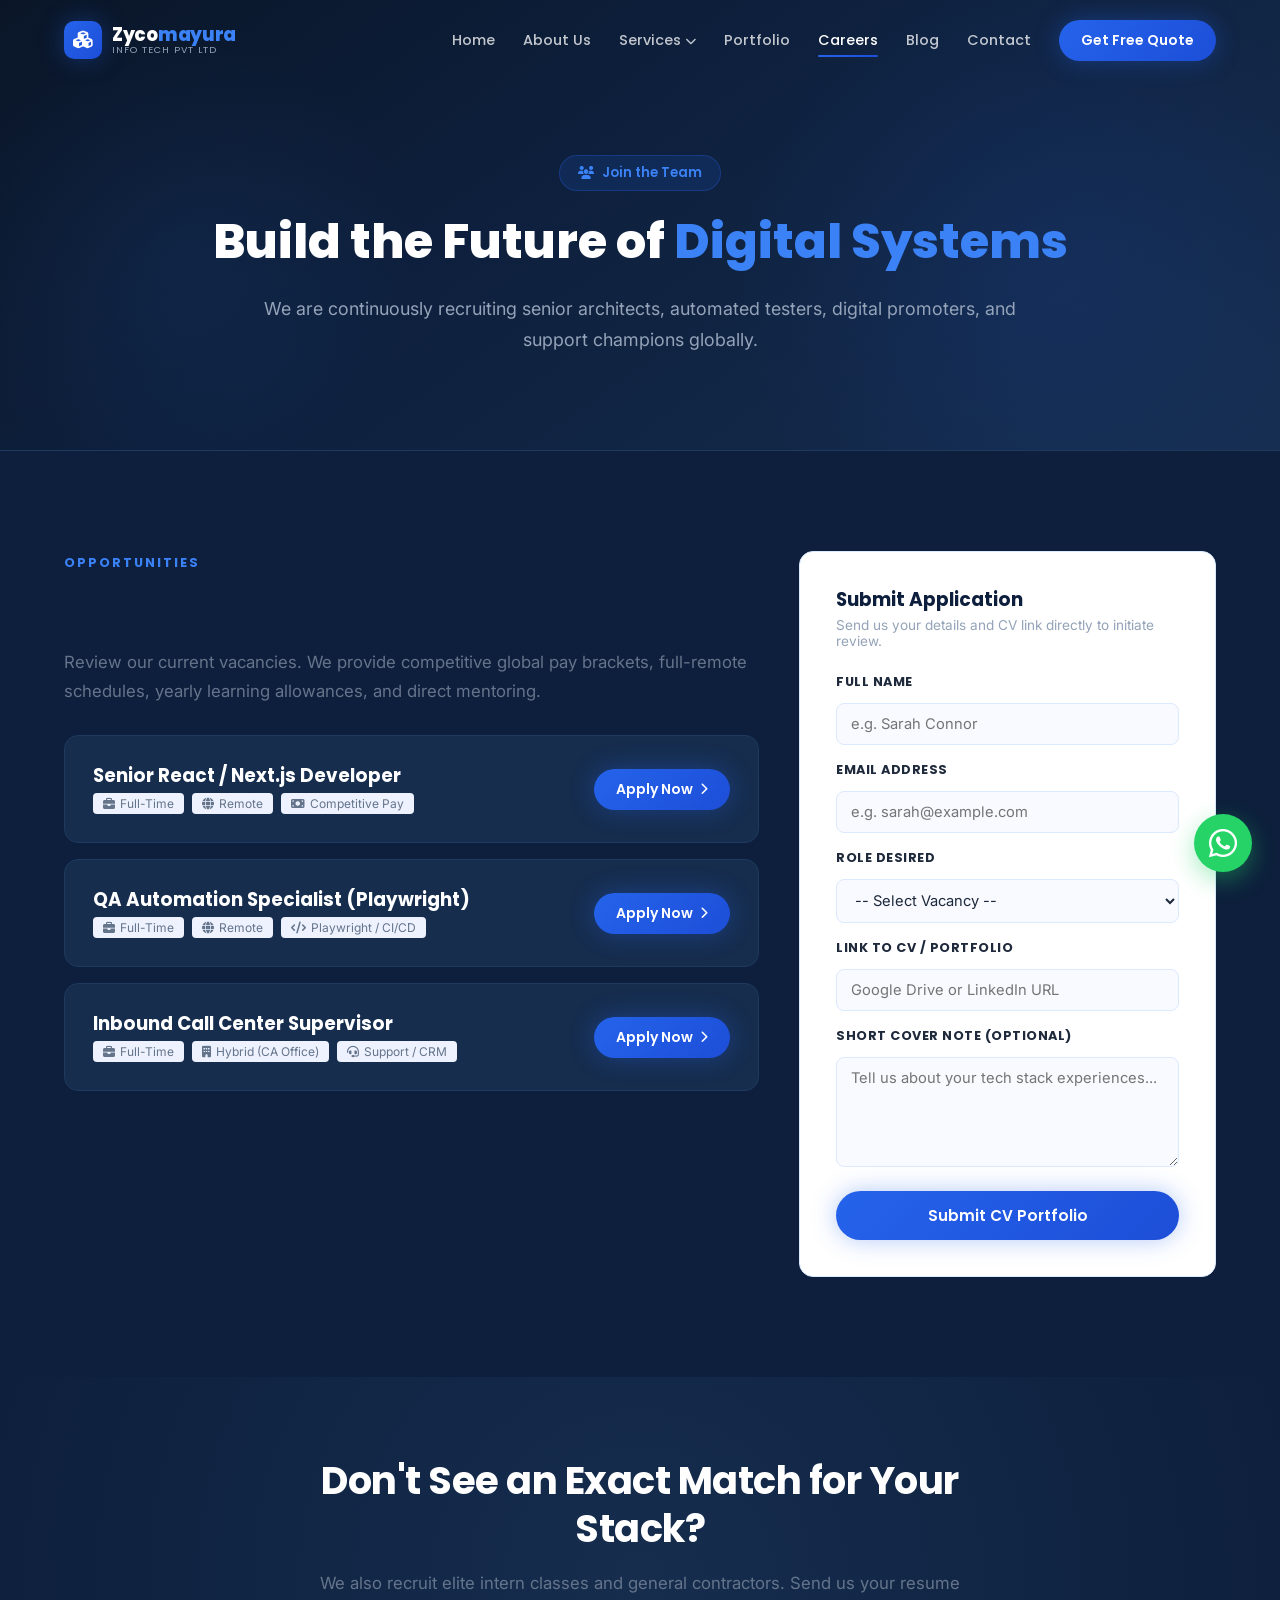
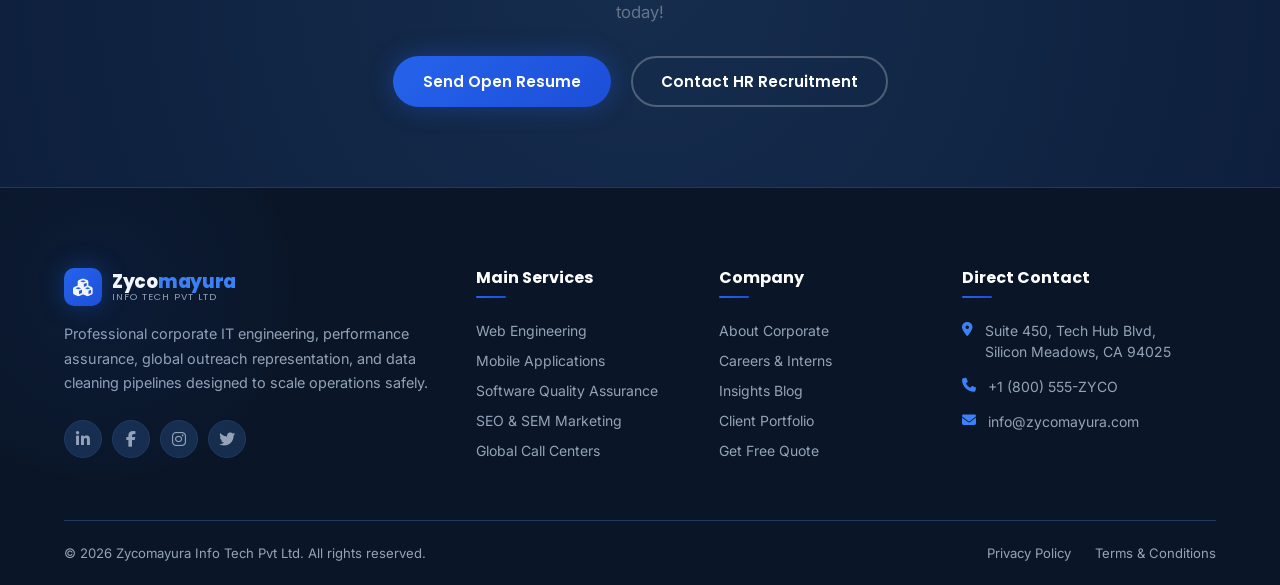
<file: Zycomayura/careers.html>
<!DOCTYPE html>
<html lang="en">
<head>
    <meta charset="UTF-8">
    <meta name="viewport" content="width=device-width, initial-scale=1.0">
    <title>Careers | Zycomayura Info Tech Pvt Ltd</title>
    <meta name="description" content="Explore open roles and internship models. Work remotely with expert architects on advanced web platforms, QA systems, and marketing campaigns.">
    <!-- Google Fonts & Font Awesome Icons -->
    <link rel="stylesheet" href="https://cdnjs.cloudflare.com/ajax/libs/font-awesome/6.4.0/css/all.min.css">
    <link rel="stylesheet" href="css/style.css">
    <link rel="stylesheet" href="css/pages.css">
</head>
<body class="dark-theme">

    <!-- Frosted Glass Navbar -->
    <header class="navbar">
        <div class="nav-container">
            <a href="index.html" class="logo">
                <div class="logo-icon"><i class="fa-solid fa-cubes"></i></div>
                <div class="logo-text">
                    <div class="logo-name">Zyco<span>mayura</span></div>
                    <div class="logo-sub">Info Tech Pvt Ltd</div>
                </div>
            </a>
            
            <nav class="nav-menu">
                <a href="index.html" class="nav-link">Home</a>
                <a href="about.html" class="nav-link">About Us</a>
                
                <div class="nav-dropdown">
                    <a href="services.html" class="nav-link">Services <i class="fa fa-chevron-down" style="font-size: 0.7rem;"></i></a>
                    <div class="dropdown-menu">
                        <a href="services.html#web-dev" class="dropdown-item"><i class="fa fa-code"></i> Web Development</a>
                        <a href="services.html#mobile-apps" class="dropdown-item"><i class="fa fa-mobile-screen-button"></i> Mobile Apps</a>
                        <a href="services.html#testing" class="dropdown-item"><i class="fa fa-bug"></i> Software Testing</a>
                        <a href="services.html#marketing" class="dropdown-item"><i class="fa fa-bullhorn"></i> Digital Marketing</a>
                        <a href="services.html#call-center" class="dropdown-item"><i class="fa fa-headset"></i> Call Center Services</a>
                        <a href="services.html#data" class="dropdown-item"><i class="fa fa-database"></i> Data Management</a>
                    </div>
                </div>
                
                <a href="portfolio.html" class="nav-link">Portfolio</a>
                <a href="careers.html" class="nav-link">Careers</a>
                <a href="blog.html" class="nav-link">Blog</a>
                <a href="contact.html" class="nav-link">Contact</a>
                
                <a href="contact.html" class="btn-cta btn-nav-cta">Get Free Quote</a>
            </nav>

            <button class="hamburger">
                <span class="bar"></span>
                <span class="bar"></span>
                <span class="bar"></span>
            </button>
        </div>
    </header>

    <!-- Page Header Hero -->
    <section class="hero" style="min-height: 50vh; padding-top: calc(var(--header-height) + 60px); padding-bottom: 60px;">
        <div class="hero-container" style="grid-template-columns: 1fr; text-align: center;">
            <div class="hero-left-content">
                <div class="hero-tag" style="margin: 0 auto 24px;">
                    <i class="fa fa-users"></i> Join the Team
                </div>
                <h1 class="hero-title" style="font-size: 3rem;">Build the Future of <span>Digital Systems</span></h1>
                <p class="hero-desc" style="max-width: 800px; margin: 0 auto 20px;">We are continuously recruiting senior architects, automated testers, digital promoters, and support champions globally.</p>
            </div>
        </div>
    </section>

    <!-- Open Positions Section -->
    <section class="section-bg-dark" style="border-top: 1px solid var(--color-border);">
        <div class="why-container" style="align-items: flex-start; gap: 40px;">
            <!-- Left: Cultural Perks & Open Jobs -->
            <div class="why-right-content" style="flex-grow: 2;">
                <span class="section-subtitle">Opportunities</span>
                <h2 class="section-title">Current Open Openings</h2>
                <p class="section-desc" style="margin-bottom: 30px;">Review our current vacancies. We provide competitive global pay brackets, full-remote schedules, yearly learning allowances, and direct mentoring.</p>
                
                <div class="jobs-list">
                    <!-- Job 1 -->
                    <div class="job-card">
                        <div class="job-details">
                            <h3 style="color: white;">Senior React / Next.js Developer</h3>
                            <div class="job-meta-tags">
                                <span class="job-tag"><i class="fa fa-briefcase"></i> Full-Time</span>
                                <span class="job-tag"><i class="fa fa-globe"></i> Remote</span>
                                <span class="job-tag"><i class="fa fa-money-bill"></i> Competitive Pay</span>
                            </div>
                        </div>
                        <a href="#apply" class="btn-cta">Apply Now <i class="fa fa-chevron-right" style="font-size: 0.75rem;"></i></a>
                    </div>
                    
                    <!-- Job 2 -->
                    <div class="job-card">
                        <div class="job-details">
                            <h3 style="color: white;">QA Automation Specialist (Playwright)</h3>
                            <div class="job-meta-tags">
                                <span class="job-tag"><i class="fa fa-briefcase"></i> Full-Time</span>
                                <span class="job-tag"><i class="fa fa-globe"></i> Remote</span>
                                <span class="job-tag"><i class="fa fa-code"></i> Playwright / CI/CD</span>
                            </div>
                        </div>
                        <a href="#apply" class="btn-cta">Apply Now <i class="fa fa-chevron-right" style="font-size: 0.75rem;"></i></a>
                    </div>
                    
                    <!-- Job 3 -->
                    <div class="job-card">
                        <div class="job-details">
                            <h3 style="color: white;">Inbound Call Center Supervisor</h3>
                            <div class="job-meta-tags">
                                <span class="job-tag"><i class="fa fa-briefcase"></i> Full-Time</span>
                                <span class="job-tag"><i class="fa fa-building"></i> Hybrid (CA Office)</span>
                                <span class="job-tag"><i class="fa fa-headset"></i> Support / CRM</span>
                            </div>
                        </div>
                        <a href="#apply" class="btn-cta">Apply Now <i class="fa fa-chevron-right" style="font-size: 0.75rem;"></i></a>
                    </div>
                </div>
            </div>
            
            <!-- Right: Application Form Card -->
            <div id="apply" class="why-right-content" style="width: 100%; max-width: 450px;">
                <div class="form-card">
                    <h3 style="color: var(--color-primary); margin-bottom: 6px;">Submit Application</h3>
                    <p style="font-size: 0.85rem; color: var(--color-text-secondary); margin-bottom: 24px;">Send us your details and CV link directly to initiate review.</p>
                    
                    <form id="careerForm">
                        <div class="form-group">
                            <label for="applicantName" class="form-label">Full Name</label>
                            <input type="text" id="applicantName" class="form-control" placeholder="e.g. Sarah Connor" required>
                        </div>
                        <div class="form-group">
                            <label for="applicantEmail" class="form-label">Email Address</label>
                            <input type="email" id="applicantEmail" class="form-control" placeholder="e.g. sarah@example.com" required>
                        </div>
                        <div class="form-group">
                            <label for="applicantPosition" class="form-label">Role Desired</label>
                            <select id="applicantPosition" class="form-control" style="appearance: auto;" required>
                                <option value="" disabled selected>-- Select Vacancy --</option>
                                <option value="Senior React Developer">Senior React / Next.js Developer</option>
                                <option value="QA Automation Specialist">QA Automation Specialist</option>
                                <option value="Inbound Supervisor">Inbound Call Center Supervisor</option>
                                <option value="General Application">General / Internship Application</option>
                            </select>
                        </div>
                        <div class="form-group">
                            <label for="applicantResume" class="form-label">Link to CV / Portfolio</label>
                            <input type="url" id="applicantResume" class="form-control" placeholder="Google Drive or LinkedIn URL" required>
                        </div>
                        <div class="form-group">
                            <label for="applicantCover" class="form-label">Short Cover Note (Optional)</label>
                            <textarea id="applicantCover" class="form-control" placeholder="Tell us about your tech stack experiences..."></textarea>
                        </div>
                        <button type="submit" class="btn-primary form-btn">Submit CV Portfolio</button>
                    </form>
                </div>
            </div>
        </div>
    </section>

    <!-- Standardized Call to Action Banner -->
    <section class="section-bg-light" style="padding: 80px 0; background: radial-gradient(circle at 50% 50%, var(--color-primary-light) 0%, var(--color-primary) 100%); color: white;">
        <div class="section-header" style="margin-bottom: 30px;">
            <h2 class="section-title" style="color: white;">Don't See an Exact Match for Your Stack?</h2>
            <p class="section-desc">We also recruit elite intern classes and general contractors. Send us your resume today!</p>
        </div>
        <div style="display: flex; justify-content: center; gap: 20px;">
            <a href="#apply" class="btn-primary">Send Open Resume</a>
            <a href="contact.html" class="btn-secondary">Contact HR Recruitment</a>
        </div>
    </section>

    <!-- Premium Corporate Footer -->
    <footer class="footer">
        <div class="footer-container">
            <div class="footer-info">
                <a href="index.html" class="logo" style="margin-bottom:15px;">
                    <div class="logo-icon"><i class="fa-solid fa-cubes"></i></div>
                    <div class="logo-text">
                        <div class="logo-name">Zyco<span>mayura</span></div>
                        <div class="logo-sub">Info Tech Pvt Ltd</div>
                    </div>
                </a>
                <p class="footer-desc">Professional corporate IT engineering, performance assurance, global outreach representation, and data cleaning pipelines designed to scale operations safely.</p>
                <div class="social-links">
                    <a href="https://linkedin.com" class="social-icon" target="_blank"><i class="fab fa-linkedin-in"></i></a>
                    <a href="https://facebook.com" class="social-icon" target="_blank"><i class="fab fa-facebook-f"></i></a>
                    <a href="https://instagram.com" class="social-icon" target="_blank"><i class="fab fa-instagram"></i></a>
                    <a href="https://twitter.com" class="social-icon" target="_blank"><i class="fab fa-twitter"></i></a>
                </div>
            </div>
            
            <div>
                <h4 class="footer-title">Main Services</h4>
                <ul class="footer-links">
                    <li><a href="services.html#web-dev" class="footer-link">Web Engineering</a></li>
                    <li><a href="services.html#mobile-apps" class="footer-link">Mobile Applications</a></li>
                    <li><a href="services.html#testing" class="footer-link">Software Quality Assurance</a></li>
                    <li><a href="services.html#marketing" class="footer-link">SEO &amp; SEM Marketing</a></li>
                    <li><a href="services.html#call-center" class="footer-link">Global Call Centers</a></li>
                </ul>
            </div>
            
            <div>
                <h4 class="footer-title">Company</h4>
                <ul class="footer-links">
                    <li><a href="about.html" class="footer-link">About Corporate</a></li>
                    <li><a href="careers.html" class="footer-link">Careers &amp; Interns</a></li>
                    <li><a href="blog.html" class="footer-link">Insights Blog</a></li>
                    <li><a href="portfolio.html" class="footer-link">Client Portfolio</a></li>
                    <li><a href="contact.html" class="footer-link">Get Free Quote</a></li>
                </ul>
            </div>
            
            <div>
                <h4 class="footer-title">Direct Contact</h4>
                <div class="footer-contact-item">
                    <i class="fa-solid fa-location-dot"></i>
                    <span>Suite 450, Tech Hub Blvd,<br>Silicon Meadows, CA 94025</span>
                </div>
                <div class="footer-contact-item">
                    <i class="fa-solid fa-phone"></i>
                    <span>+1 (800) 555-ZYCO</span>
                </div>
                <div class="footer-contact-item">
                    <i class="fa-solid fa-envelope"></i>
                    <span>info@zycomayura.com</span>
                </div>
            </div>
        </div>
        
        <div class="footer-bottom">
            <p>&copy; 2026 Zycomayura Info Tech Pvt Ltd. All rights reserved.</p>
            <div class="footer-bottom-links">
                <a href="privacy.html">Privacy Policy</a>
                <a href="terms.html">Terms &amp; Conditions</a>
            </div>
        </div>
    </footer>

    <!-- Floating WhatsApp Widget -->
    <a href="https://wa.me/18005559926" class="whatsapp-widget" target="_blank" rel="noopener noreferrer">
        <i class="fab fa-whatsapp"></i>
        <span class="whatsapp-tooltip">Chat with a Technology Specialist</span>
    </a>

    <script src="js/main.js"></script>
</body>
</html>
</file>
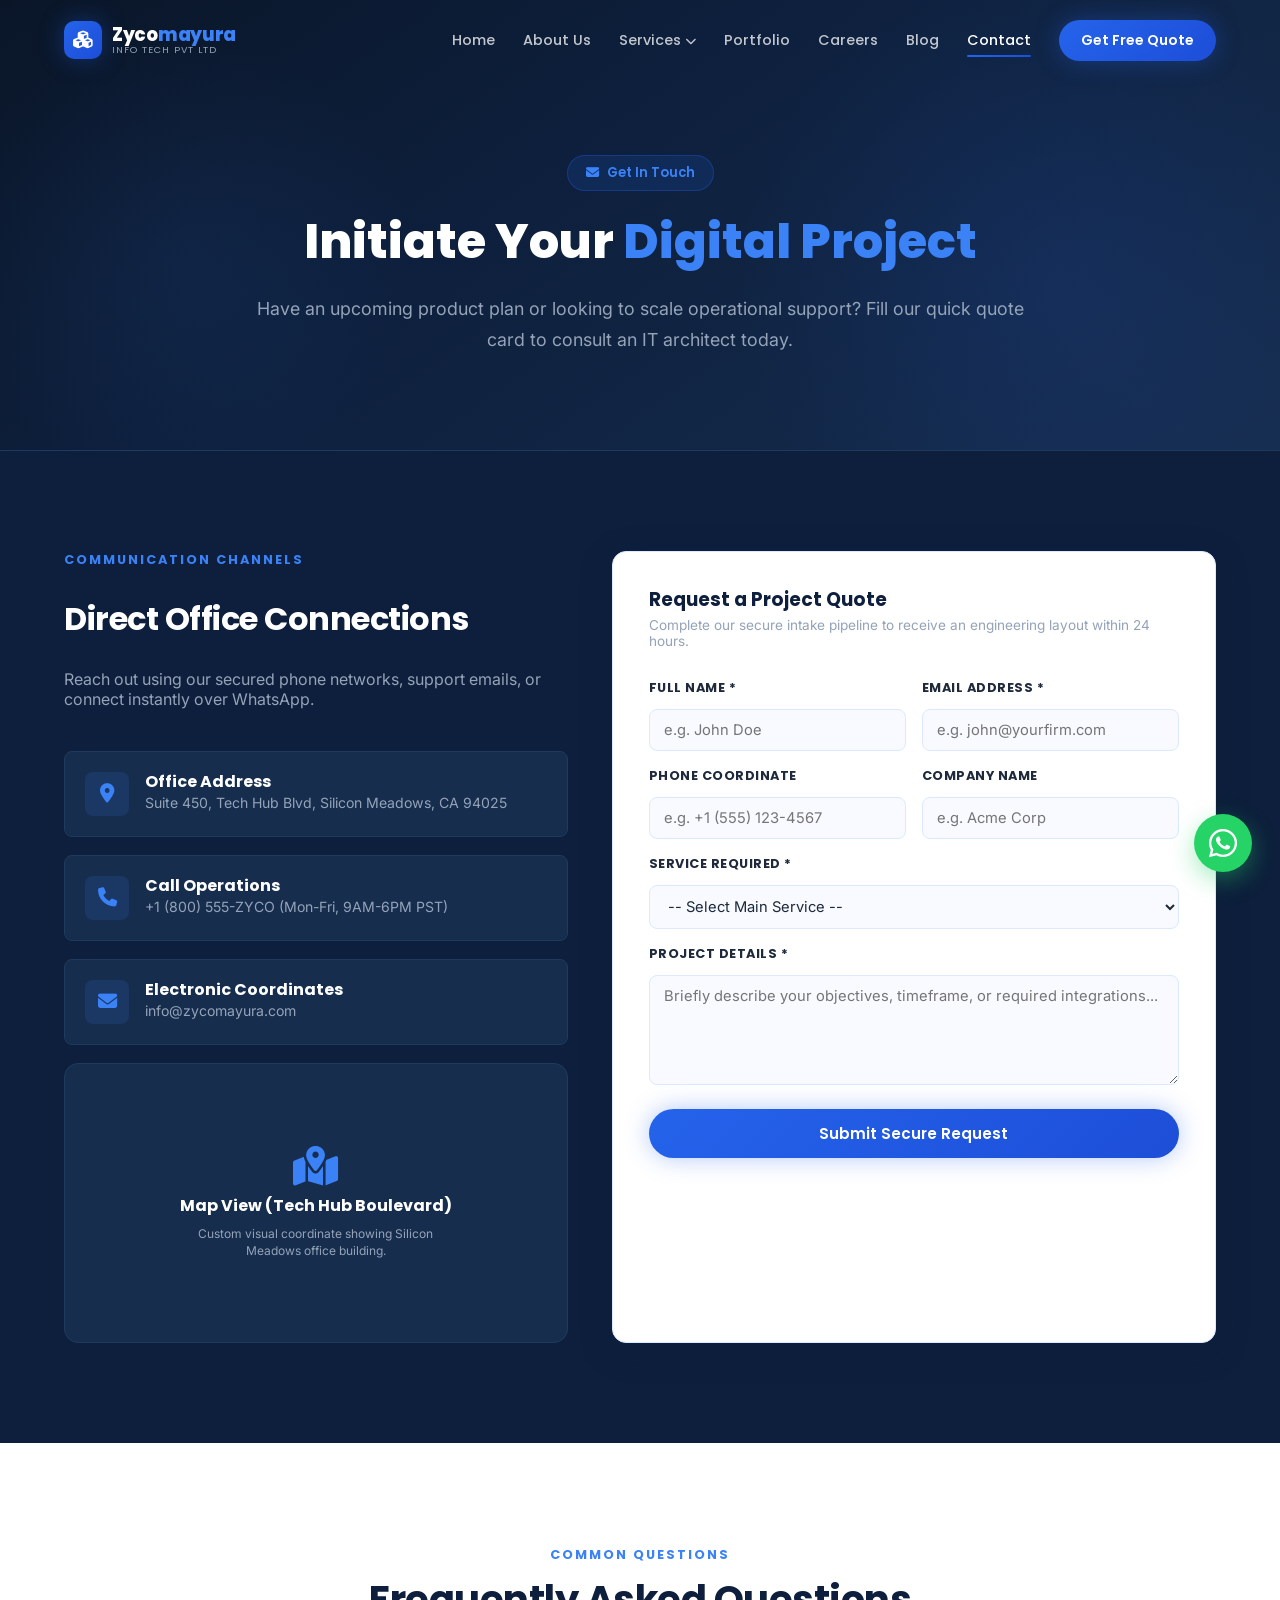
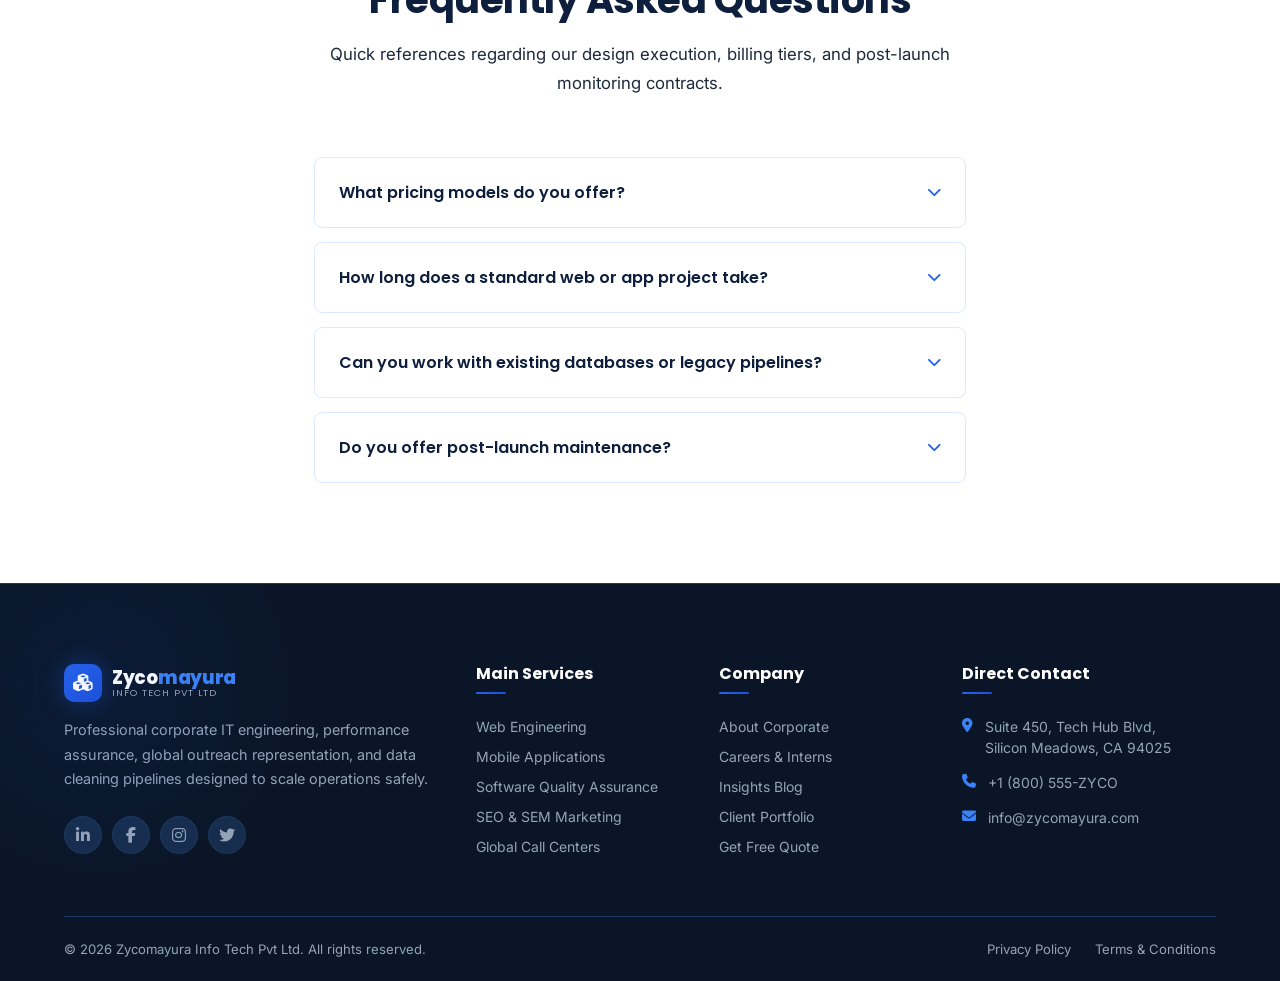
<file: Zycomayura/contact.html>
<!DOCTYPE html>
<html lang="en">
<head>
    <meta charset="UTF-8">
    <meta name="viewport" content="width=device-width, initial-scale=1.0">
    <title>Contact Us | Zycomayura Info Tech Pvt Ltd</title>
    <meta name="description" content="Reach our sales team or schedule a consultation. Submit our lead generation form or contact us directly via WhatsApp.">
    <!-- Google Fonts & Font Awesome Icons -->
    <link rel="stylesheet" href="https://cdnjs.cloudflare.com/ajax/libs/font-awesome/6.4.0/css/all.min.css">
    <link rel="stylesheet" href="css/style.css">
    <link rel="stylesheet" href="css/pages.css">
</head>
<body class="dark-theme">

    <!-- Frosted Glass Navbar -->
    <header class="navbar">
        <div class="nav-container">
            <a href="index.html" class="logo">
                <div class="logo-icon"><i class="fa-solid fa-cubes"></i></div>
                <div class="logo-text">
                    <div class="logo-name">Zyco<span>mayura</span></div>
                    <div class="logo-sub">Info Tech Pvt Ltd</div>
                </div>
            </a>
            
            <nav class="nav-menu">
                <a href="index.html" class="nav-link">Home</a>
                <a href="about.html" class="nav-link">About Us</a>
                
                <div class="nav-dropdown">
                    <a href="services.html" class="nav-link">Services <i class="fa fa-chevron-down" style="font-size: 0.7rem;"></i></a>
                    <div class="dropdown-menu">
                        <a href="services.html#web-dev" class="dropdown-item"><i class="fa fa-code"></i> Web Development</a>
                        <a href="services.html#mobile-apps" class="dropdown-item"><i class="fa fa-mobile-screen-button"></i> Mobile Apps</a>
                        <a href="services.html#testing" class="dropdown-item"><i class="fa fa-bug"></i> Software Testing</a>
                        <a href="services.html#marketing" class="dropdown-item"><i class="fa fa-bullhorn"></i> Digital Marketing</a>
                        <a href="services.html#call-center" class="dropdown-item"><i class="fa fa-headset"></i> Call Center Services</a>
                        <a href="services.html#data" class="dropdown-item"><i class="fa fa-database"></i> Data Management</a>
                    </div>
                </div>
                
                <a href="portfolio.html" class="nav-link">Portfolio</a>
                <a href="careers.html" class="nav-link">Careers</a>
                <a href="blog.html" class="nav-link">Blog</a>
                <a href="contact.html" class="nav-link">Contact</a>
                
                <a href="contact.html" class="btn-cta btn-nav-cta">Get Free Quote</a>
            </nav>

            <button class="hamburger">
                <span class="bar"></span>
                <span class="bar"></span>
                <span class="bar"></span>
            </button>
        </div>
    </header>

    <!-- Page Header Hero -->
    <section class="hero" style="min-height: 50vh; padding-top: calc(var(--header-height) + 60px); padding-bottom: 60px;">
        <div class="hero-container" style="grid-template-columns: 1fr; text-align: center;">
            <div class="hero-left-content">
                <div class="hero-tag" style="margin: 0 auto 24px;">
                    <i class="fa fa-envelope"></i> Get In Touch
                </div>
                <h1 class="hero-title" style="font-size: 3rem;">Initiate Your <span>Digital Project</span></h1>
                <p class="hero-desc" style="max-width: 800px; margin: 0 auto 20px;">Have an upcoming product plan or looking to scale operational support? Fill our quick quote card to consult an IT architect today.</p>
            </div>
        </div>
    </section>

    <!-- Contact & Form Grid Section -->
    <section class="section-bg-dark" style="border-top: 1px solid var(--color-border);">
        <div class="portfolio-container">
            <div class="contact-grid">
                
                <!-- Left: Corporate Coordinates & Custom Google Map Mockup -->
                <div class="contact-channels">
                    <span class="section-subtitle">Communication Channels</span>
                    <h2 class="section-title" style="color: white; font-size: 2rem; margin-bottom: 12px;">Direct Office Connections</h2>
                    <p style="color: var(--color-text-secondary); margin-bottom: 24px;">Reach out using our secured phone networks, support emails, or connect instantly over WhatsApp.</p>
                    
                    <div class="contact-channel-card">
                        <div class="contact-channel-icon"><i class="fa-solid fa-location-dot"></i></div>
                        <div class="contact-channel-info">
                            <h4 style="color: white;">Office Address</h4>
                            <p>Suite 450, Tech Hub Blvd, Silicon Meadows, CA 94025</p>
                        </div>
                    </div>
                    
                    <div class="contact-channel-card">
                        <div class="contact-channel-icon"><i class="fa-solid fa-phone"></i></div>
                        <div class="contact-channel-info">
                            <h4 style="color: white;">Call Operations</h4>
                            <p><a href="tel:18005559926">+1 (800) 555-ZYCO</a> (Mon-Fri, 9AM-6PM PST)</p>
                        </div>
                    </div>
                    
                    <div class="contact-channel-card">
                        <div class="contact-channel-icon"><i class="fa-solid fa-envelope"></i></div>
                        <div class="contact-channel-info">
                            <h4 style="color: white;">Electronic Coordinates</h4>
                            <p><a href="mailto:info@zycomayura.com">info@zycomayura.com</a></p>
                        </div>
                    </div>
                    
                    <!-- Custom Map Mockup -->
                    <div class="contact-map-mock">
                        <i class="fa-solid fa-map-location-dot"></i>
                        <h4 style="color: white;">Map View (Tech Hub Boulevard)</h4>
                        <p style="font-size:0.75rem; color:var(--color-text-secondary); text-align:center; max-width:280px; line-height:1.4;">Custom visual coordinate showing Silicon Meadows office building.</p>
                    </div>
                </div>
                
                <!-- Right: High-Conversion Leads Inquiry Form -->
                <div class="form-card" style="box-shadow: var(--shadow-md);">
                    <h3 style="color: var(--color-primary); margin-bottom: 6px; font-family: var(--font-heading);">Request a Project Quote</h3>
                    <p style="font-size: 0.85rem; color: var(--color-text-secondary); margin-bottom: 30px;">Complete our secure intake pipeline to receive an engineering layout within 24 hours.</p>
                    
                    <form id="contactForm">
                        <div class="form-group-row">
                            <div class="form-group">
                                <label for="formName" class="form-label">Full Name *</label>
                                <input type="text" id="formName" class="form-control" placeholder="e.g. John Doe" required>
                            </div>
                            <div class="form-group">
                                <label for="formEmail" class="form-label">Email Address *</label>
                                <input type="email" id="formEmail" class="form-control" placeholder="e.g. john@yourfirm.com" required>
                            </div>
                        </div>
                        
                        <div class="form-group-row">
                            <div class="form-group">
                                <label for="formPhone" class="form-label">Phone Coordinate</label>
                                <input type="tel" id="formPhone" class="form-control" placeholder="e.g. +1 (555) 123-4567">
                            </div>
                            <div class="form-group">
                                <label for="formCompany" class="form-label">Company Name</label>
                                <input type="text" id="formCompany" class="form-control" placeholder="e.g. Acme Corp">
                            </div>
                        </div>
                        
                        <div class="form-group">
                            <label for="formService" class="form-label">Service Required *</label>
                            <select id="formService" class="form-control" style="appearance: auto;" required>
                                <option value="" disabled selected>-- Select Main Service --</option>
                                <option value="web">Web App Development</option>
                                <option value="mobile">Mobile App Development</option>
                                <option value="qa">Software Quality Assurance</option>
                                <option value="marketing">Digital Marketing / SEO</option>
                                <option value="call-center">Call Center Outreach</option>
                                <option value="data">Data Processing / CRM</option>
                                <option value="other">Other / Custom Blueprint</option>
                            </select>
                        </div>
                        
                        <div class="form-group">
                            <label for="formMessage" class="form-label">Project Details *</label>
                            <textarea id="formMessage" class="form-control" placeholder="Briefly describe your objectives, timeframe, or required integrations..." required></textarea>
                        </div>
                        
                        <button type="submit" class="btn-primary form-btn">Submit Secure Request</button>
                    </form>
                </div>
                
            </div>
        </div>
    </section>

    <!-- FAQ Section (As per homepage wireframe / section flow) -->
    <section class="section-bg-light">
        <div class="section-header">
            <span class="section-subtitle">Common Questions</span>
            <h2 class="section-title" style="color: var(--color-primary);">Frequently Asked Questions</h2>
            <p class="section-desc" style="color: var(--color-text-dark);">Quick references regarding our design execution, billing tiers, and post-launch monitoring contracts.</p>
        </div>
        
        <div class="faq-container">
            <!-- FAQ 1 -->
            <div class="faq-card">
                <div class="faq-header-btn">
                    <span class="faq-question">What pricing models do you offer?</span>
                    <i class="fa fa-chevron-down faq-icon-indicator"></i>
                </div>
                <div class="faq-panel">
                    <div class="faq-body">
                        We offer transparent fixed-price models for structured milestones, flexible hourly tracking cycles for agile custom application builds, and dedicated developer monthly retainers.
                    </div>
                </div>
            </div>
            
            <!-- FAQ 2 -->
            <div class="faq-card">
                <div class="faq-header-btn">
                    <span class="faq-question">How long does a standard web or app project take?</span>
                    <i class="fa fa-chevron-down faq-icon-indicator"></i>
                </div>
                <div class="faq-panel">
                    <div class="faq-body">
                        A typical premium corporate website is launched within 15–20 days. Custom cloud dashboard portals or native iOS/Android mobile apps require 4 to 8 weeks depending on integration complexions.
                    </div>
                </div>
            </div>
            
            <!-- FAQ 3 -->
            <div class="faq-card">
                <div class="faq-header-btn">
                    <span class="faq-question">Can you work with existing databases or legacy pipelines?</span>
                    <i class="fa fa-chevron-down faq-icon-indicator"></i>
                </div>
                <div class="faq-panel">
                    <div class="faq-body">
                        Absolutely. Our senior database engineers regularly handle complete database migrations, CRM syncing routines, performance cleansing, and restyling of legacy interface portals.
                    </div>
                </div>
            </div>
            
            <!-- FAQ 4 -->
            <div class="faq-card">
                <div class="faq-header-btn">
                    <span class="faq-question">Do you offer post-launch maintenance?</span>
                    <i class="fa fa-chevron-down faq-icon-indicator"></i>
                </div>
                <div class="faq-panel">
                    <div class="faq-body">
                        Yes, every project includes a complimentary 30-day monitoring period with daily server log audits. Longer-term service contracts cover continuous automated QA, hotfixes, and package security updates.
                    </div>
                </div>
            </div>
        </div>
    </section>

    <!-- Premium Corporate Footer -->
    <footer class="footer">
        <div class="footer-container">
            <div class="footer-info">
                <a href="index.html" class="logo" style="margin-bottom:15px;">
                    <div class="logo-icon"><i class="fa-solid fa-cubes"></i></div>
                    <div class="logo-text">
                        <div class="logo-name">Zyco<span>mayura</span></div>
                        <div class="logo-sub">Info Tech Pvt Ltd</div>
                    </div>
                </a>
                <p class="footer-desc">Professional corporate IT engineering, performance assurance, global outreach representation, and data cleaning pipelines designed to scale operations safely.</p>
                <div class="social-links">
                    <a href="https://linkedin.com" class="social-icon" target="_blank"><i class="fab fa-linkedin-in"></i></a>
                    <a href="https://facebook.com" class="social-icon" target="_blank"><i class="fab fa-facebook-f"></i></a>
                    <a href="https://instagram.com" class="social-icon" target="_blank"><i class="fab fa-instagram"></i></a>
                    <a href="https://twitter.com" class="social-icon" target="_blank"><i class="fab fa-twitter"></i></a>
                </div>
            </div>
            
            <div>
                <h4 class="footer-title">Main Services</h4>
                <ul class="footer-links">
                    <li><a href="services.html#web-dev" class="footer-link">Web Engineering</a></li>
                    <li><a href="services.html#mobile-apps" class="footer-link">Mobile Applications</a></li>
                    <li><a href="services.html#testing" class="footer-link">Software Quality Assurance</a></li>
                    <li><a href="services.html#marketing" class="footer-link">SEO &amp; SEM Marketing</a></li>
                    <li><a href="services.html#call-center" class="footer-link">Global Call Centers</a></li>
                </ul>
            </div>
            
            <div>
                <h4 class="footer-title">Company</h4>
                <ul class="footer-links">
                    <li><a href="about.html" class="footer-link">About Corporate</a></li>
                    <li><a href="careers.html" class="footer-link">Careers &amp; Interns</a></li>
                    <li><a href="blog.html" class="footer-link">Insights Blog</a></li>
                    <li><a href="portfolio.html" class="footer-link">Client Portfolio</a></li>
                    <li><a href="contact.html" class="footer-link">Get Free Quote</a></li>
                </ul>
            </div>
            
            <div>
                <h4 class="footer-title">Direct Contact</h4>
                <div class="footer-contact-item">
                    <i class="fa-solid fa-location-dot"></i>
                    <span>Suite 450, Tech Hub Blvd,<br>Silicon Meadows, CA 94025</span>
                </div>
                <div class="footer-contact-item">
                    <i class="fa-solid fa-phone"></i>
                    <span>+1 (800) 555-ZYCO</span>
                </div>
                <div class="footer-contact-item">
                    <i class="fa-solid fa-envelope"></i>
                    <span>info@zycomayura.com</span>
                </div>
            </div>
        </div>
        
        <div class="footer-bottom">
            <p>&copy; 2026 Zycomayura Info Tech Pvt Ltd. All rights reserved.</p>
            <div class="footer-bottom-links">
                <a href="privacy.html">Privacy Policy</a>
                <a href="terms.html">Terms &amp; Conditions</a>
            </div>
        </div>
    </footer>

    <!-- Floating WhatsApp Widget -->
    <a href="https://wa.me/18005559926" class="whatsapp-widget" target="_blank" rel="noopener noreferrer">
        <i class="fab fa-whatsapp"></i>
        <span class="whatsapp-tooltip">Chat with a Technology Specialist</span>
    </a>

    <script src="js/main.js"></script>
</body>
</html>
</file>
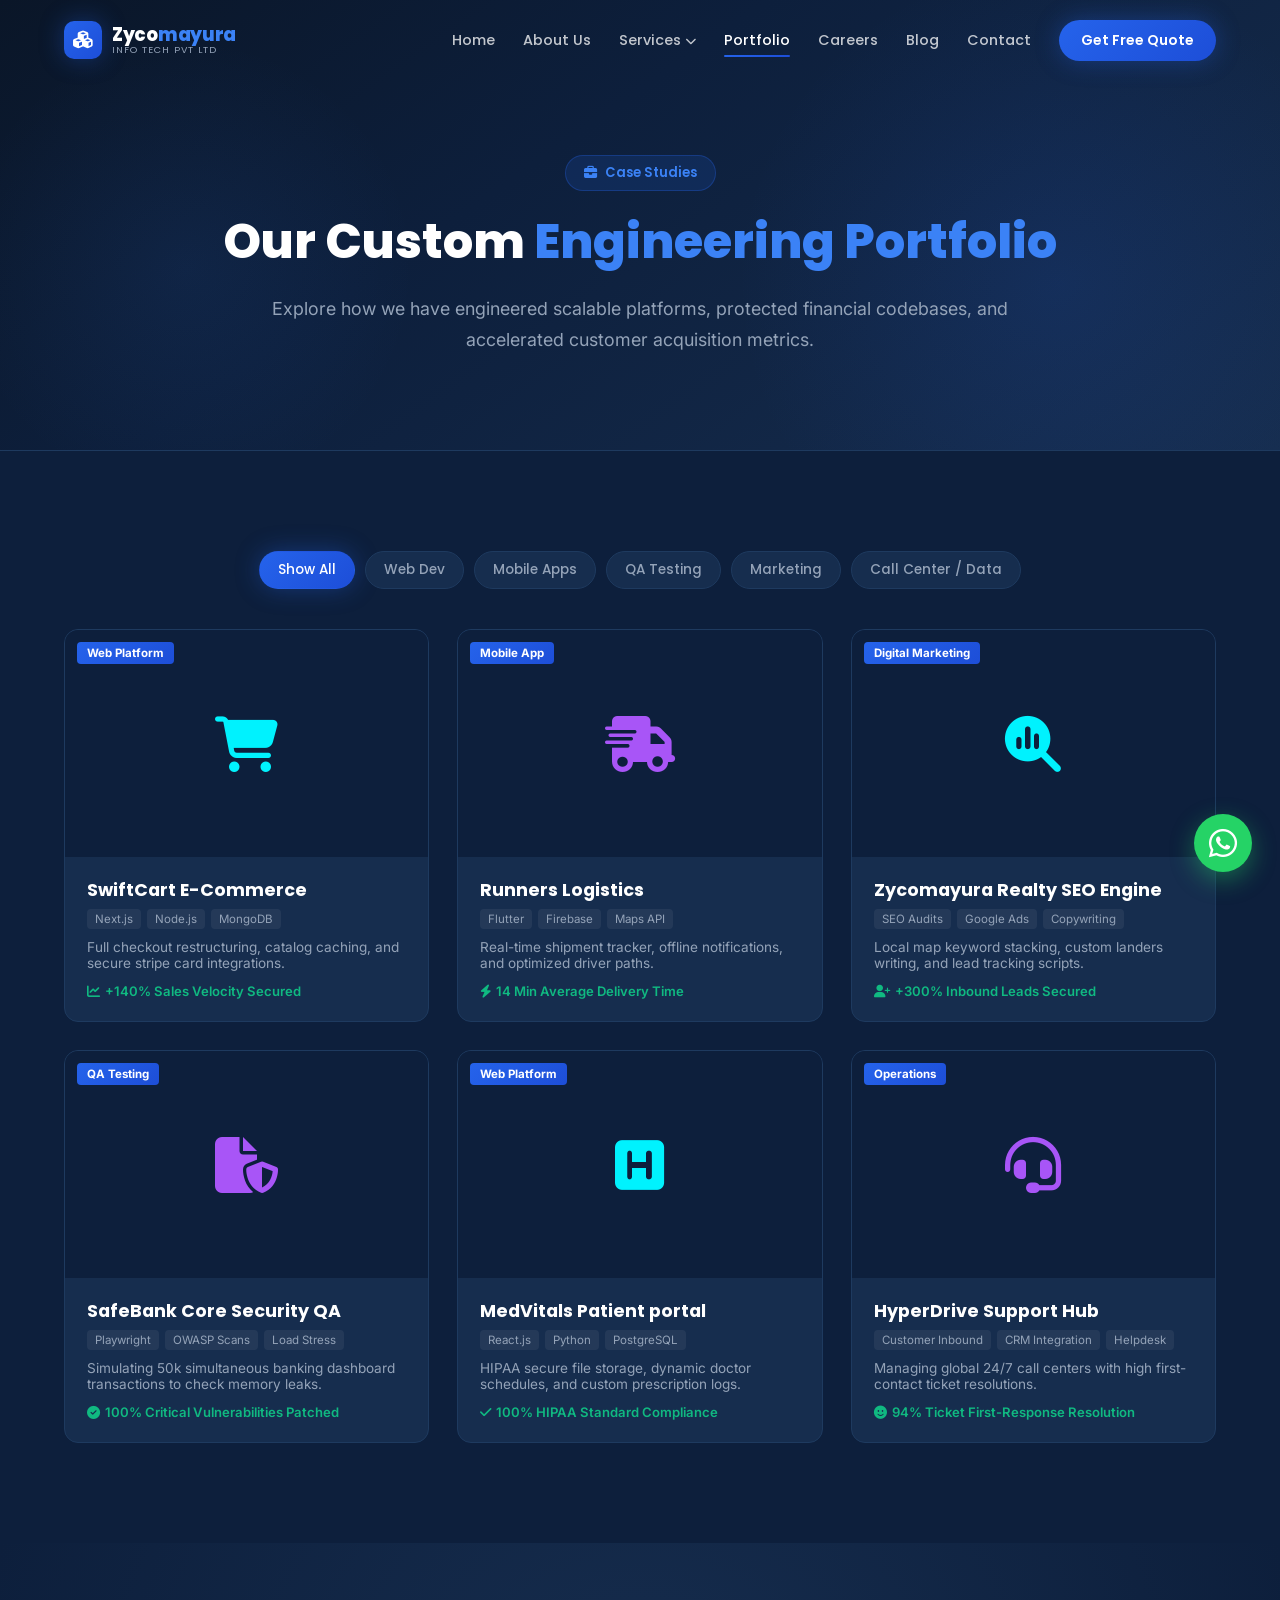
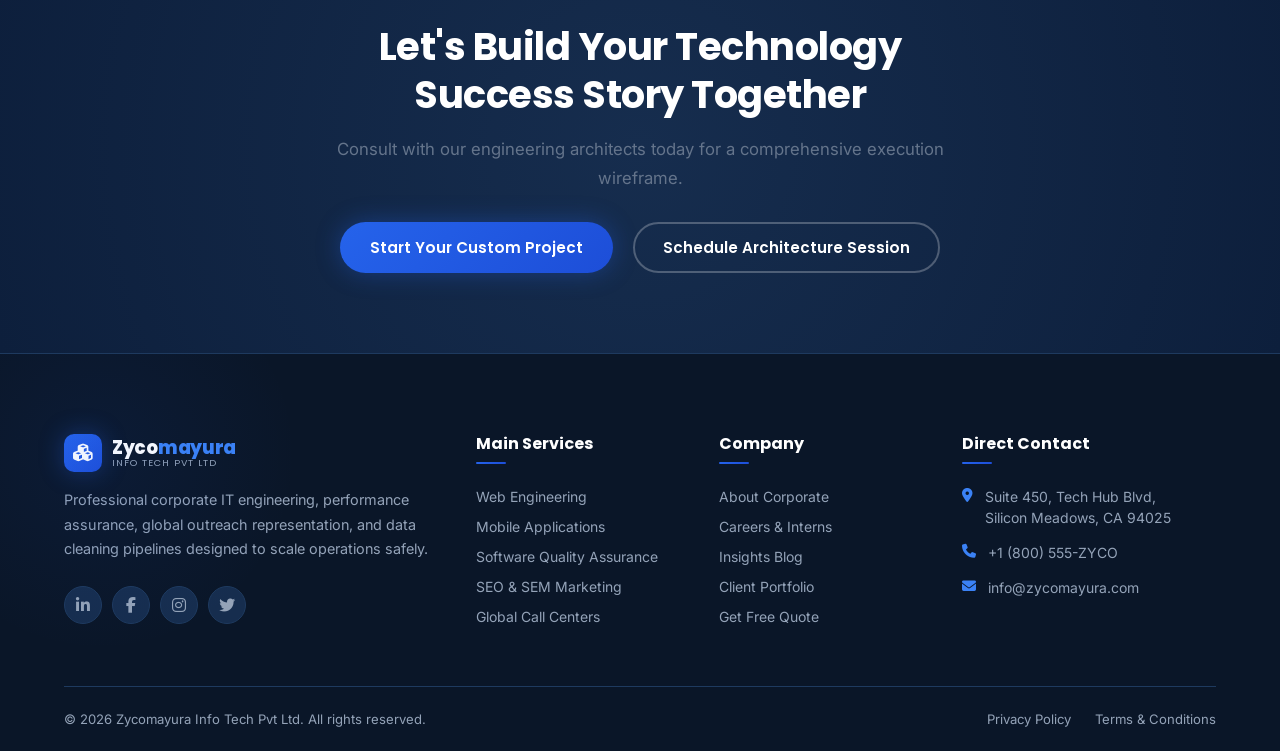
<file: Zycomayura/portfolio.html>
<!DOCTYPE html>
<html lang="en">
<head>
    <meta charset="UTF-8">
    <meta name="viewport" content="width=device-width, initial-scale=1.0">
    <title>Portfolio | Zycomayura Info Tech Pvt Ltd</title>
    <meta name="description" content="Explore our technical case studies and completed engineering projects for e-commerce, banking, logistics, healthcare, and digital promotion channels.">
    <!-- Google Fonts & Font Awesome Icons -->
    <link rel="stylesheet" href="https://cdnjs.cloudflare.com/ajax/libs/font-awesome/6.4.0/css/all.min.css">
    <link rel="stylesheet" href="css/style.css">
    <link rel="stylesheet" href="css/pages.css">
</head>
<body class="dark-theme">

    <!-- Frosted Glass Navbar -->
    <header class="navbar">
        <div class="nav-container">
            <a href="index.html" class="logo">
                <div class="logo-icon"><i class="fa-solid fa-cubes"></i></div>
                <div class="logo-text">
                    <div class="logo-name">Zyco<span>mayura</span></div>
                    <div class="logo-sub">Info Tech Pvt Ltd</div>
                </div>
            </a>
            
            <nav class="nav-menu">
                <a href="index.html" class="nav-link">Home</a>
                <a href="about.html" class="nav-link">About Us</a>
                
                <div class="nav-dropdown">
                    <a href="services.html" class="nav-link">Services <i class="fa fa-chevron-down" style="font-size: 0.7rem;"></i></a>
                    <div class="dropdown-menu">
                        <a href="services.html#web-dev" class="dropdown-item"><i class="fa fa-code"></i> Web Development</a>
                        <a href="services.html#mobile-apps" class="dropdown-item"><i class="fa fa-mobile-screen-button"></i> Mobile Apps</a>
                        <a href="services.html#testing" class="dropdown-item"><i class="fa fa-bug"></i> Software Testing</a>
                        <a href="services.html#marketing" class="dropdown-item"><i class="fa fa-bullhorn"></i> Digital Marketing</a>
                        <a href="services.html#call-center" class="dropdown-item"><i class="fa fa-headset"></i> Call Center Services</a>
                        <a href="services.html#data" class="dropdown-item"><i class="fa fa-database"></i> Data Management</a>
                    </div>
                </div>
                
                <a href="portfolio.html" class="nav-link">Portfolio</a>
                <a href="careers.html" class="nav-link">Careers</a>
                <a href="blog.html" class="nav-link">Blog</a>
                <a href="contact.html" class="nav-link">Contact</a>
                
                <a href="contact.html" class="btn-cta btn-nav-cta">Get Free Quote</a>
            </nav>

            <button class="hamburger">
                <span class="bar"></span>
                <span class="bar"></span>
                <span class="bar"></span>
            </button>
        </div>
    </header>

    <!-- Page Header Hero -->
    <section class="hero" style="min-height: 50vh; padding-top: calc(var(--header-height) + 60px); padding-bottom: 60px;">
        <div class="hero-container" style="grid-template-columns: 1fr; text-align: center;">
            <div class="hero-left-content">
                <div class="hero-tag" style="margin: 0 auto 24px;">
                    <i class="fa fa-briefcase"></i> Case Studies
                </div>
                <h1 class="hero-title" style="font-size: 3rem;">Our Custom <span>Engineering Portfolio</span></h1>
                <p class="hero-desc" style="max-width: 800px; margin: 0 auto 20px;">Explore how we have engineered scalable platforms, protected financial codebases, and accelerated customer acquisition metrics.</p>
            </div>
        </div>
    </section>

    <!-- Case Studies / Portfolio Filter Section -->
    <section class="section-bg-dark" style="border-top: 1px solid var(--color-border);">
        <div class="portfolio-container">
            <div class="portfolio-filters">
                <button class="portfolio-filter-btn active" data-filter="all">Show All</button>
                <button class="portfolio-filter-btn" data-filter="web">Web Dev</button>
                <button class="portfolio-filter-btn" data-filter="mobile">Mobile Apps</button>
                <button class="portfolio-filter-btn" data-filter="qa">QA Testing</button>
                <button class="portfolio-filter-btn" data-filter="marketing">Marketing</button>
                <button class="portfolio-filter-btn" data-filter="operations">Call Center / Data</button>
            </div>
            
            <div class="portfolio-gallery">
                <!-- Project 1 -->
                <div class="portfolio-item" data-category="web">
                    <div class="portfolio-media">
                        <div class="portfolio-badge">Web Platform</div>
                        <div style="width:100%; height:100%; display:flex; align-items:center; justify-content:center; color:white; font-family:var(--font-heading); font-weight:700;"><i class="fa fa-shopping-cart" style="font-size:3.5rem; color:var(--color-accent-teal);"></i></div>
                    </div>
                    <div class="portfolio-info">
                        <h4 class="portfolio-item-title" style="color: white;">SwiftCart E-Commerce</h4>
                        <div class="portfolio-tech-list">
                            <span class="portfolio-tech-badge">Next.js</span>
                            <span class="portfolio-tech-badge">Node.js</span>
                            <span class="portfolio-tech-badge">MongoDB</span>
                        </div>
                        <p style="font-size:0.85rem; color:var(--color-text-secondary); margin-bottom:12px;">Full checkout restructuring, catalog caching, and secure stripe card integrations.</p>
                        <div class="portfolio-results"><i class="fa fa-chart-line"></i> +140% Sales Velocity Secured</div>
                    </div>
                </div>
                
                <!-- Project 2 -->
                <div class="portfolio-item" data-category="mobile">
                    <div class="portfolio-media">
                        <div class="portfolio-badge">Mobile App</div>
                        <div style="width:100%; height:100%; display:flex; align-items:center; justify-content:center; color:white; font-family:var(--font-heading); font-weight:700;"><i class="fa fa-truck-fast" style="font-size:3.5rem; color:var(--color-accent-purple);"></i></div>
                    </div>
                    <div class="portfolio-info">
                        <h4 class="portfolio-item-title" style="color: white;">Runners Logistics</h4>
                        <div class="portfolio-tech-list">
                            <span class="portfolio-tech-badge">Flutter</span>
                            <span class="portfolio-tech-badge">Firebase</span>
                            <span class="portfolio-tech-badge">Maps API</span>
                        </div>
                        <p style="font-size:0.85rem; color:var(--color-text-secondary); margin-bottom:12px;">Real-time shipment tracker, offline notifications, and optimized driver paths.</p>
                        <div class="portfolio-results"><i class="fa fa-bolt"></i> 14 Min Average Delivery Time</div>
                    </div>
                </div>
                
                <!-- Project 3 -->
                <div class="portfolio-item" data-category="marketing">
                    <div class="portfolio-media">
                        <div class="portfolio-badge">Digital Marketing</div>
                        <div style="width:100%; height:100%; display:flex; align-items:center; justify-content:center; color:white; font-family:var(--font-heading); font-weight:700;"><i class="fa fa-magnifying-glass-chart" style="font-size:3.5rem; color:var(--color-accent-teal);"></i></div>
                    </div>
                    <div class="portfolio-info">
                        <h4 class="portfolio-item-title" style="color: white;">Zycomayura Realty SEO Engine</h4>
                        <div class="portfolio-tech-list">
                            <span class="portfolio-tech-badge">SEO Audits</span>
                            <span class="portfolio-tech-badge">Google Ads</span>
                            <span class="portfolio-tech-badge">Copywriting</span>
                        </div>
                        <p style="font-size:0.85rem; color:var(--color-text-secondary); margin-bottom:12px;">Local map keyword stacking, custom landers writing, and lead tracking scripts.</p>
                        <div class="portfolio-results"><i class="fa fa-user-plus"></i> +300% Inbound Leads Secured</div>
                    </div>
                </div>
                
                <!-- Project 4 -->
                <div class="portfolio-item" data-category="qa">
                    <div class="portfolio-media">
                        <div class="portfolio-badge">QA Testing</div>
                        <div style="width:100%; height:100%; display:flex; align-items:center; justify-content:center; color:white; font-family:var(--font-heading); font-weight:700;"><i class="fa fa-file-shield" style="font-size:3.5rem; color:var(--color-accent-purple);"></i></div>
                    </div>
                    <div class="portfolio-info">
                        <h4 class="portfolio-item-title" style="color: white;">SafeBank Core Security QA</h4>
                        <div class="portfolio-tech-list">
                            <span class="portfolio-tech-badge">Playwright</span>
                            <span class="portfolio-tech-badge">OWASP Scans</span>
                            <span class="portfolio-tech-badge">Load Stress</span>
                        </div>
                        <p style="font-size:0.85rem; color:var(--color-text-secondary); margin-bottom:12px;">Simulating 50k simultaneous banking dashboard transactions to check memory leaks.</p>
                        <div class="portfolio-results"><i class="fa fa-circle-check"></i> 100% Critical Vulnerabilities Patched</div>
                    </div>
                </div>
                
                <!-- Project 5 -->
                <div class="portfolio-item" data-category="web">
                    <div class="portfolio-media">
                        <div class="portfolio-badge">Web Platform</div>
                        <div style="width:100%; height:100%; display:flex; align-items:center; justify-content:center; color:white; font-family:var(--font-heading); font-weight:700;"><i class="fa fa-square-h" style="font-size:3.5rem; color:var(--color-accent-teal);"></i></div>
                    </div>
                    <div class="portfolio-info">
                        <h4 class="portfolio-item-title" style="color: white;">MedVitals Patient portal</h4>
                        <div class="portfolio-tech-list">
                            <span class="portfolio-tech-badge">React.js</span>
                            <span class="portfolio-tech-badge">Python</span>
                            <span class="portfolio-tech-badge">PostgreSQL</span>
                        </div>
                        <p style="font-size:0.85rem; color:var(--color-text-secondary); margin-bottom:12px;">HIPAA secure file storage, dynamic doctor schedules, and custom prescription logs.</p>
                        <div class="portfolio-results"><i class="fa fa-check"></i> 100% HIPAA Standard Compliance</div>
                    </div>
                </div>
                
                <!-- Project 6 -->
                <div class="portfolio-item" data-category="operations">
                    <div class="portfolio-media">
                        <div class="portfolio-badge">Operations</div>
                        <div style="width:100%; height:100%; display:flex; align-items:center; justify-content:center; color:white; font-family:var(--font-heading); font-weight:700;"><i class="fa fa-headset" style="font-size:3.5rem; color:var(--color-accent-purple);"></i></div>
                    </div>
                    <div class="portfolio-info">
                        <h4 class="portfolio-item-title" style="color: white;">HyperDrive Support Hub</h4>
                        <div class="portfolio-tech-list">
                            <span class="portfolio-tech-badge">Customer Inbound</span>
                            <span class="portfolio-tech-badge">CRM Integration</span>
                            <span class="portfolio-tech-badge">Helpdesk</span>
                        </div>
                        <p style="font-size:0.85rem; color:var(--color-text-secondary); margin-bottom:12px;">Managing global 24/7 call centers with high first-contact ticket resolutions.</p>
                        <div class="portfolio-results"><i class="fa fa-smile"></i> 94% Ticket First-Response Resolution</div>
                    </div>
                </div>
            </div>
        </div>
    </section>

    <!-- Standardized Call to Action Banner -->
    <section class="section-bg-light" style="padding: 80px 0; background: radial-gradient(circle at 50% 50%, var(--color-primary-light) 0%, var(--color-primary) 100%); color: white;">
        <div class="section-header" style="margin-bottom: 30px;">
            <h2 class="section-title" style="color: white;">Let's Build Your Technology Success Story Together</h2>
            <p class="section-desc">Consult with our engineering architects today for a comprehensive execution wireframe.</p>
        </div>
        <div style="display: flex; justify-content: center; gap: 20px;">
            <a href="contact.html" class="btn-primary">Start Your Custom Project</a>
            <a href="contact.html" class="btn-secondary">Schedule Architecture Session</a>
        </div>
    </section>

    <!-- Premium Corporate Footer -->
    <footer class="footer">
        <div class="footer-container">
            <div class="footer-info">
                <a href="index.html" class="logo" style="margin-bottom:15px;">
                    <div class="logo-icon"><i class="fa-solid fa-cubes"></i></div>
                    <div class="logo-text">
                        <div class="logo-name">Zyco<span>mayura</span></div>
                        <div class="logo-sub">Info Tech Pvt Ltd</div>
                    </div>
                </a>
                <p class="footer-desc">Professional corporate IT engineering, performance assurance, global outreach representation, and data cleaning pipelines designed to scale operations safely.</p>
                <div class="social-links">
                    <a href="https://linkedin.com" class="social-icon" target="_blank"><i class="fab fa-linkedin-in"></i></a>
                    <a href="https://facebook.com" class="social-icon" target="_blank"><i class="fab fa-facebook-f"></i></a>
                    <a href="https://instagram.com" class="social-icon" target="_blank"><i class="fab fa-instagram"></i></a>
                    <a href="https://twitter.com" class="social-icon" target="_blank"><i class="fab fa-twitter"></i></a>
                </div>
            </div>
            
            <div>
                <h4 class="footer-title">Main Services</h4>
                <ul class="footer-links">
                    <li><a href="services.html#web-dev" class="footer-link">Web Engineering</a></li>
                    <li><a href="services.html#mobile-apps" class="footer-link">Mobile Applications</a></li>
                    <li><a href="services.html#testing" class="footer-link">Software Quality Assurance</a></li>
                    <li><a href="services.html#marketing" class="footer-link">SEO &amp; SEM Marketing</a></li>
                    <li><a href="services.html#call-center" class="footer-link">Global Call Centers</a></li>
                </ul>
            </div>
            
            <div>
                <h4 class="footer-title">Company</h4>
                <ul class="footer-links">
                    <li><a href="about.html" class="footer-link">About Corporate</a></li>
                    <li><a href="careers.html" class="footer-link">Careers &amp; Interns</a></li>
                    <li><a href="blog.html" class="footer-link">Insights Blog</a></li>
                    <li><a href="portfolio.html" class="footer-link">Client Portfolio</a></li>
                    <li><a href="contact.html" class="footer-link">Get Free Quote</a></li>
                </ul>
            </div>
            
            <div>
                <h4 class="footer-title">Direct Contact</h4>
                <div class="footer-contact-item">
                    <i class="fa-solid fa-location-dot"></i>
                    <span>Suite 450, Tech Hub Blvd,<br>Silicon Meadows, CA 94025</span>
                </div>
                <div class="footer-contact-item">
                    <i class="fa-solid fa-phone"></i>
                    <span>+1 (800) 555-ZYCO</span>
                </div>
                <div class="footer-contact-item">
                    <i class="fa-solid fa-envelope"></i>
                    <span>info@zycomayura.com</span>
                </div>
            </div>
        </div>
        
        <div class="footer-bottom">
            <p>&copy; 2026 Zycomayura Info Tech Pvt Ltd. All rights reserved.</p>
            <div class="footer-bottom-links">
                <a href="privacy.html">Privacy Policy</a>
                <a href="terms.html">Terms &amp; Conditions</a>
            </div>
        </div>
    </footer>

    <!-- Floating WhatsApp Widget -->
    <a href="https://wa.me/18005559926" class="whatsapp-widget" target="_blank" rel="noopener noreferrer">
        <i class="fab fa-whatsapp"></i>
        <span class="whatsapp-tooltip">Chat with a Technology Specialist</span>
    </a>

    <script src="js/main.js"></script>
</body>
</html>
</file>
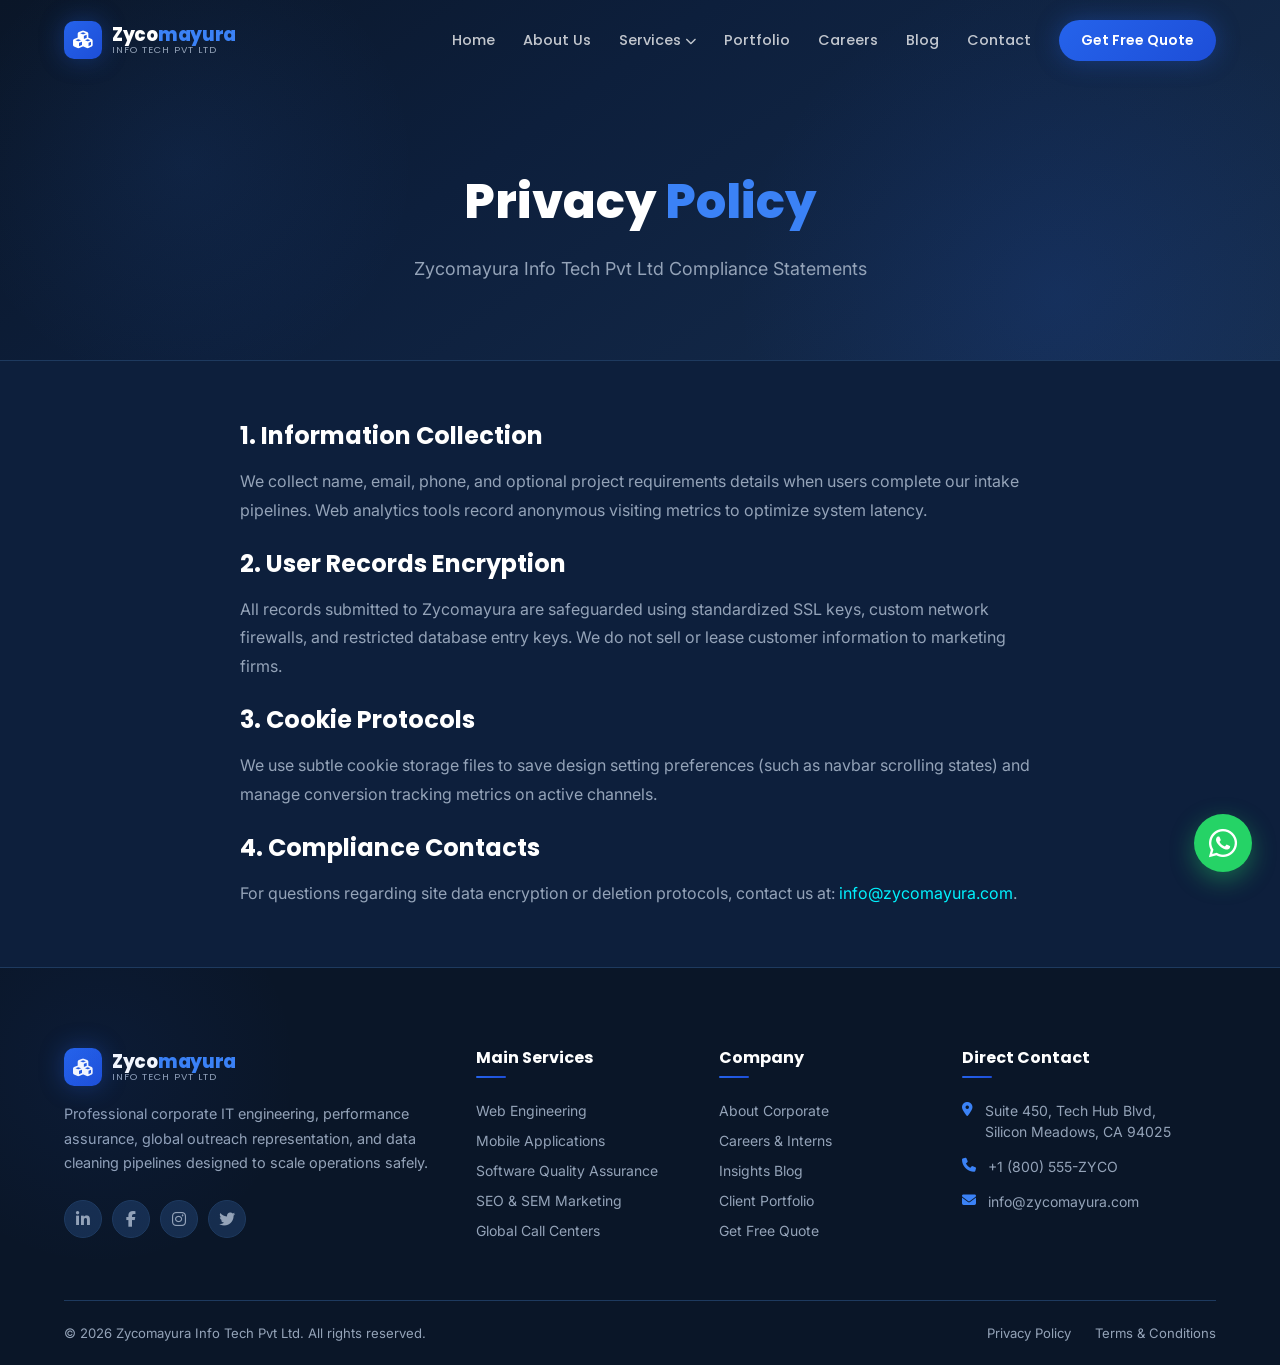
<file: Zycomayura/privacy.html>
<!DOCTYPE html>
<html lang="en">
<head>
    <meta charset="UTF-8">
    <meta name="viewport" content="width=device-width, initial-scale=1.0">
    <title>Privacy Policy | Zycomayura Info Tech Pvt Ltd</title>
    <meta name="description" content="Read our privacy compliance protocols, user information encryption, and SSL secure details.">
    <!-- Google Fonts & Font Awesome Icons -->
    <link rel="stylesheet" href="https://cdnjs.cloudflare.com/ajax/libs/font-awesome/6.4.0/css/all.min.css">
    <link rel="stylesheet" href="css/style.css">
    <link rel="stylesheet" href="css/pages.css">
</head>
<body class="dark-theme">

    <!-- Frosted Glass Navbar -->
    <header class="navbar">
        <div class="nav-container">
            <a href="index.html" class="logo">
                <div class="logo-icon"><i class="fa-solid fa-cubes"></i></div>
                <div class="logo-text">
                    <div class="logo-name">Zyco<span>mayura</span></div>
                    <div class="logo-sub">Info Tech Pvt Ltd</div>
                </div>
            </a>
            
            <nav class="nav-menu">
                <a href="index.html" class="nav-link">Home</a>
                <a href="about.html" class="nav-link">About Us</a>
                
                <div class="nav-dropdown">
                    <a href="services.html" class="nav-link">Services <i class="fa fa-chevron-down" style="font-size: 0.7rem;"></i></a>
                    <div class="dropdown-menu">
                        <a href="services.html#web-dev" class="dropdown-item"><i class="fa fa-code"></i> Web Development</a>
                        <a href="services.html#mobile-apps" class="dropdown-item"><i class="fa fa-mobile-screen-button"></i> Mobile Apps</a>
                        <a href="services.html#testing" class="dropdown-item"><i class="fa fa-bug"></i> Software Testing</a>
                        <a href="services.html#marketing" class="dropdown-item"><i class="fa fa-bullhorn"></i> Digital Marketing</a>
                        <a href="services.html#call-center" class="dropdown-item"><i class="fa fa-headset"></i> Call Center Services</a>
                        <a href="services.html#data" class="dropdown-item"><i class="fa fa-database"></i> Data Management</a>
                    </div>
                </div>
                
                <a href="portfolio.html" class="nav-link">Portfolio</a>
                <a href="careers.html" class="nav-link">Careers</a>
                <a href="blog.html" class="nav-link">Blog</a>
                <a href="contact.html" class="nav-link">Contact</a>
                
                <a href="contact.html" class="btn-cta btn-nav-cta">Get Free Quote</a>
            </nav>

            <button class="hamburger">
                <span class="bar"></span>
                <span class="bar"></span>
                <span class="bar"></span>
            </button>
        </div>
    </header>

    <section class="hero" style="min-height: 40vh; padding-top: calc(var(--header-height) + 60px); padding-bottom: 40px;">
        <div class="hero-container" style="grid-template-columns: 1fr; text-align: center;">
            <div class="hero-left-content">
                <h1 class="hero-title" style="font-size: 3rem;">Privacy <span>Policy</span></h1>
                <p class="hero-desc" style="max-width: 800px; margin: 0 auto;">Zycomayura Info Tech Pvt Ltd Compliance Statements</p>
            </div>
        </div>
    </section>

    <section class="section-bg-dark" style="border-top: 1px solid var(--color-border); padding: 60px 0;">
        <div style="width: 90%; max-width: 800px; margin: 0 auto; line-height: 1.8; color: var(--color-text-secondary);">
            <h2 style="color: white; margin-bottom: 16px;">1. Information Collection</h2>
            <p style="margin-bottom: 24px;">We collect name, email, phone, and optional project requirements details when users complete our intake pipelines. Web analytics tools record anonymous visiting metrics to optimize system latency.</p>

            <h2 style="color: white; margin-bottom: 16px;">2. User Records Encryption</h2>
            <p style="margin-bottom: 24px;">All records submitted to Zycomayura are safeguarded using standardized SSL keys, custom network firewalls, and restricted database entry keys. We do not sell or lease customer information to marketing firms.</p>

            <h2 style="color: white; margin-bottom: 16px;">3. Cookie Protocols</h2>
            <p style="margin-bottom: 24px;">We use subtle cookie storage files to save design setting preferences (such as navbar scrolling states) and manage conversion tracking metrics on active channels.</p>

            <h2 style="color: white; margin-bottom: 16px;">4. Compliance Contacts</h2>
            <p>For questions regarding site data encryption or deletion protocols, contact us at: <a href="mailto:info@zycomayura.com" style="color: var(--color-accent-teal);">info@zycomayura.com</a>.</p>
        </div>
    </section>

    <!-- Premium Corporate Footer -->
    <footer class="footer">
        <div class="footer-container">
            <div class="footer-info">
                <a href="index.html" class="logo" style="margin-bottom:15px;">
                    <div class="logo-icon"><i class="fa-solid fa-cubes"></i></div>
                    <div class="logo-text">
                        <div class="logo-name">Zyco<span>mayura</span></div>
                        <div class="logo-sub">Info Tech Pvt Ltd</div>
                    </div>
                </a>
                <p class="footer-desc">Professional corporate IT engineering, performance assurance, global outreach representation, and data cleaning pipelines designed to scale operations safely.</p>
                <div class="social-links">
                    <a href="https://linkedin.com" class="social-icon" target="_blank"><i class="fab fa-linkedin-in"></i></a>
                    <a href="https://facebook.com" class="social-icon" target="_blank"><i class="fab fa-facebook-f"></i></a>
                    <a href="https://instagram.com" class="social-icon" target="_blank"><i class="fab fa-instagram"></i></a>
                    <a href="https://twitter.com" class="social-icon" target="_blank"><i class="fab fa-twitter"></i></a>
                </div>
            </div>
            
            <div>
                <h4 class="footer-title">Main Services</h4>
                <ul class="footer-links">
                    <li><a href="services.html#web-dev" class="footer-link">Web Engineering</a></li>
                    <li><a href="services.html#mobile-apps" class="footer-link">Mobile Applications</a></li>
                    <li><a href="services.html#testing" class="footer-link">Software Quality Assurance</a></li>
                    <li><a href="services.html#marketing" class="footer-link">SEO &amp; SEM Marketing</a></li>
                    <li><a href="services.html#call-center" class="footer-link">Global Call Centers</a></li>
                </ul>
            </div>
            
            <div>
                <h4 class="footer-title">Company</h4>
                <ul class="footer-links">
                    <li><a href="about.html" class="footer-link">About Corporate</a></li>
                    <li><a href="careers.html" class="footer-link">Careers &amp; Interns</a></li>
                    <li><a href="blog.html" class="footer-link">Insights Blog</a></li>
                    <li><a href="portfolio.html" class="footer-link">Client Portfolio</a></li>
                    <li><a href="contact.html" class="footer-link">Get Free Quote</a></li>
                </ul>
            </div>
            
            <div>
                <h4 class="footer-title">Direct Contact</h4>
                <div class="footer-contact-item">
                    <i class="fa-solid fa-location-dot"></i>
                    <span>Suite 450, Tech Hub Blvd,<br>Silicon Meadows, CA 94025</span>
                </div>
                <div class="footer-contact-item">
                    <i class="fa-solid fa-phone"></i>
                    <span>+1 (800) 555-ZYCO</span>
                </div>
                <div class="footer-contact-item">
                    <i class="fa-solid fa-envelope"></i>
                    <span>info@zycomayura.com</span>
                </div>
            </div>
        </div>
        
        <div class="footer-bottom">
            <p>&copy; 2026 Zycomayura Info Tech Pvt Ltd. All rights reserved.</p>
            <div class="footer-bottom-links">
                <a href="privacy.html">Privacy Policy</a>
                <a href="terms.html">Terms &amp; Conditions</a>
            </div>
        </div>
    </footer>

    <a href="https://wa.me/18005559926" class="whatsapp-widget" target="_blank" rel="noopener noreferrer">
        <i class="fab fa-whatsapp"></i>
        <span class="whatsapp-tooltip">Chat with a Technology Specialist</span>
    </a>

    <script src="js/main.js"></script>
</body>
</html>
</file>
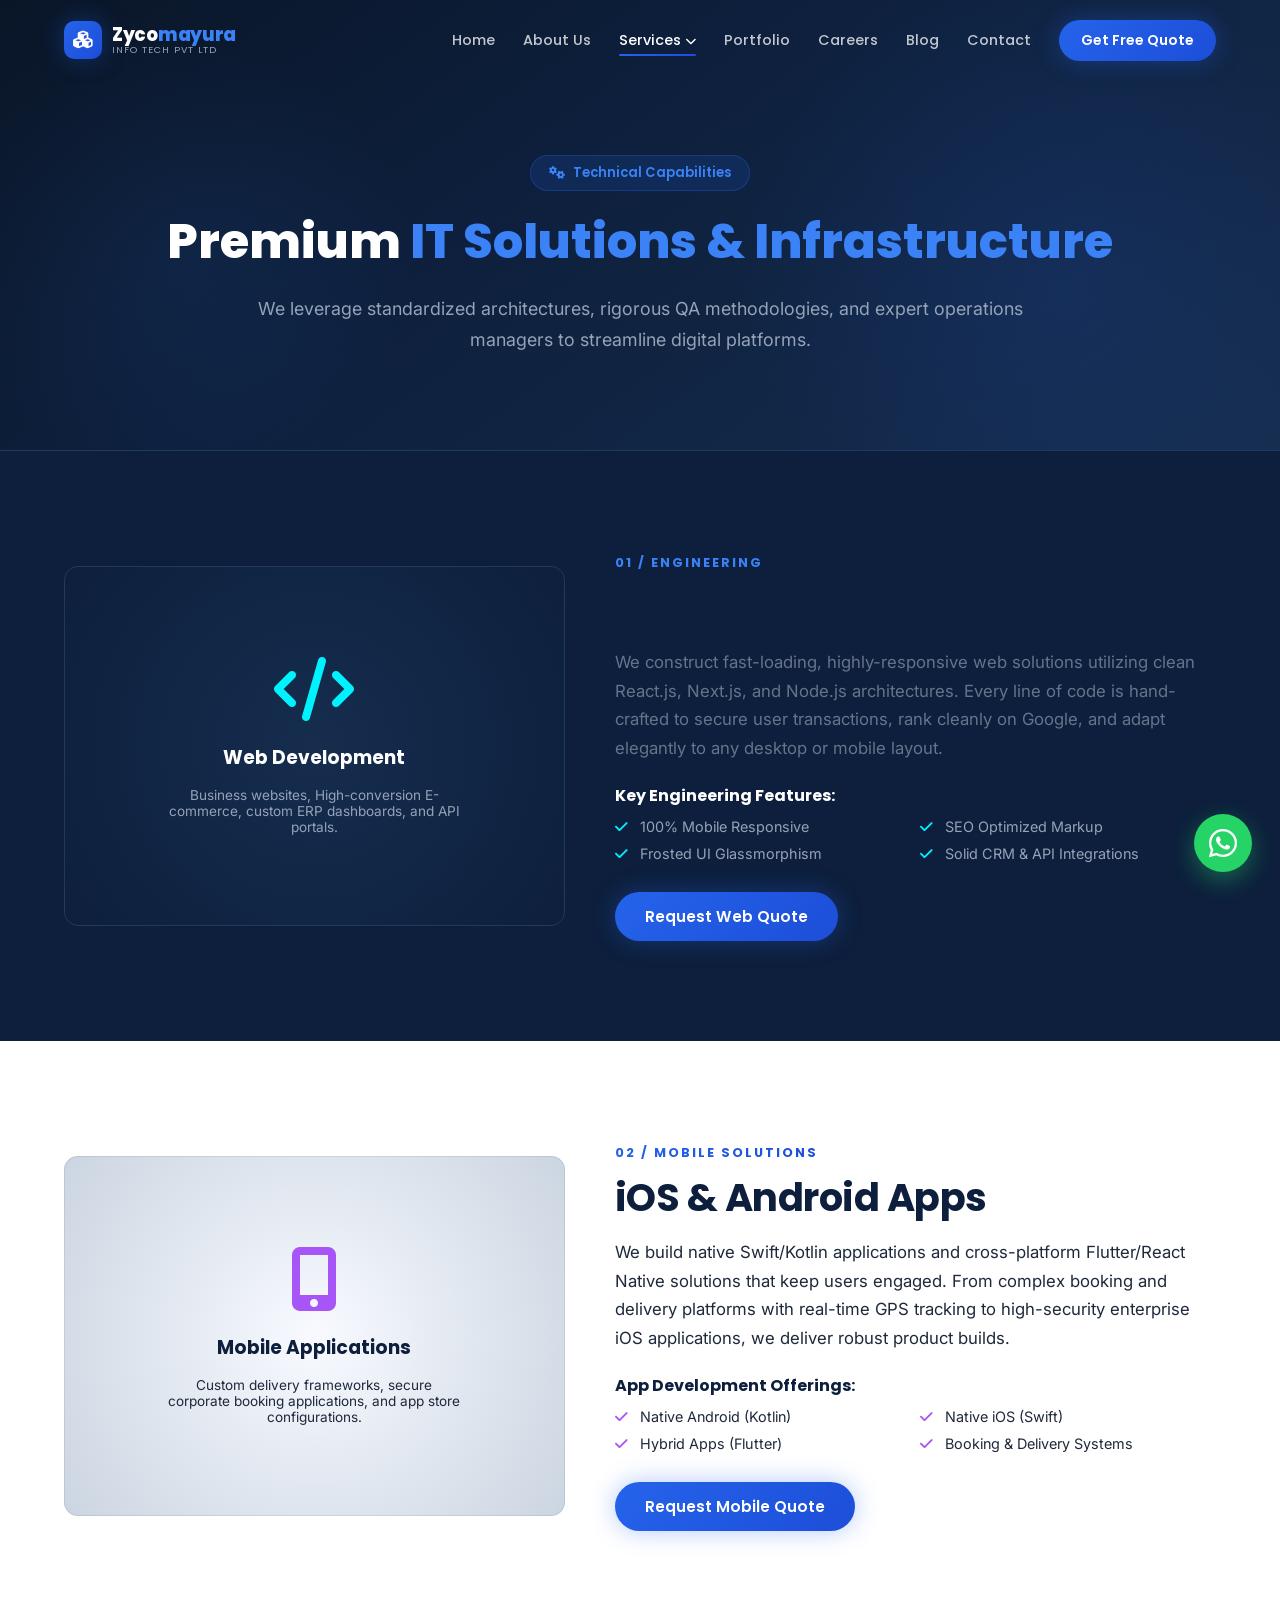
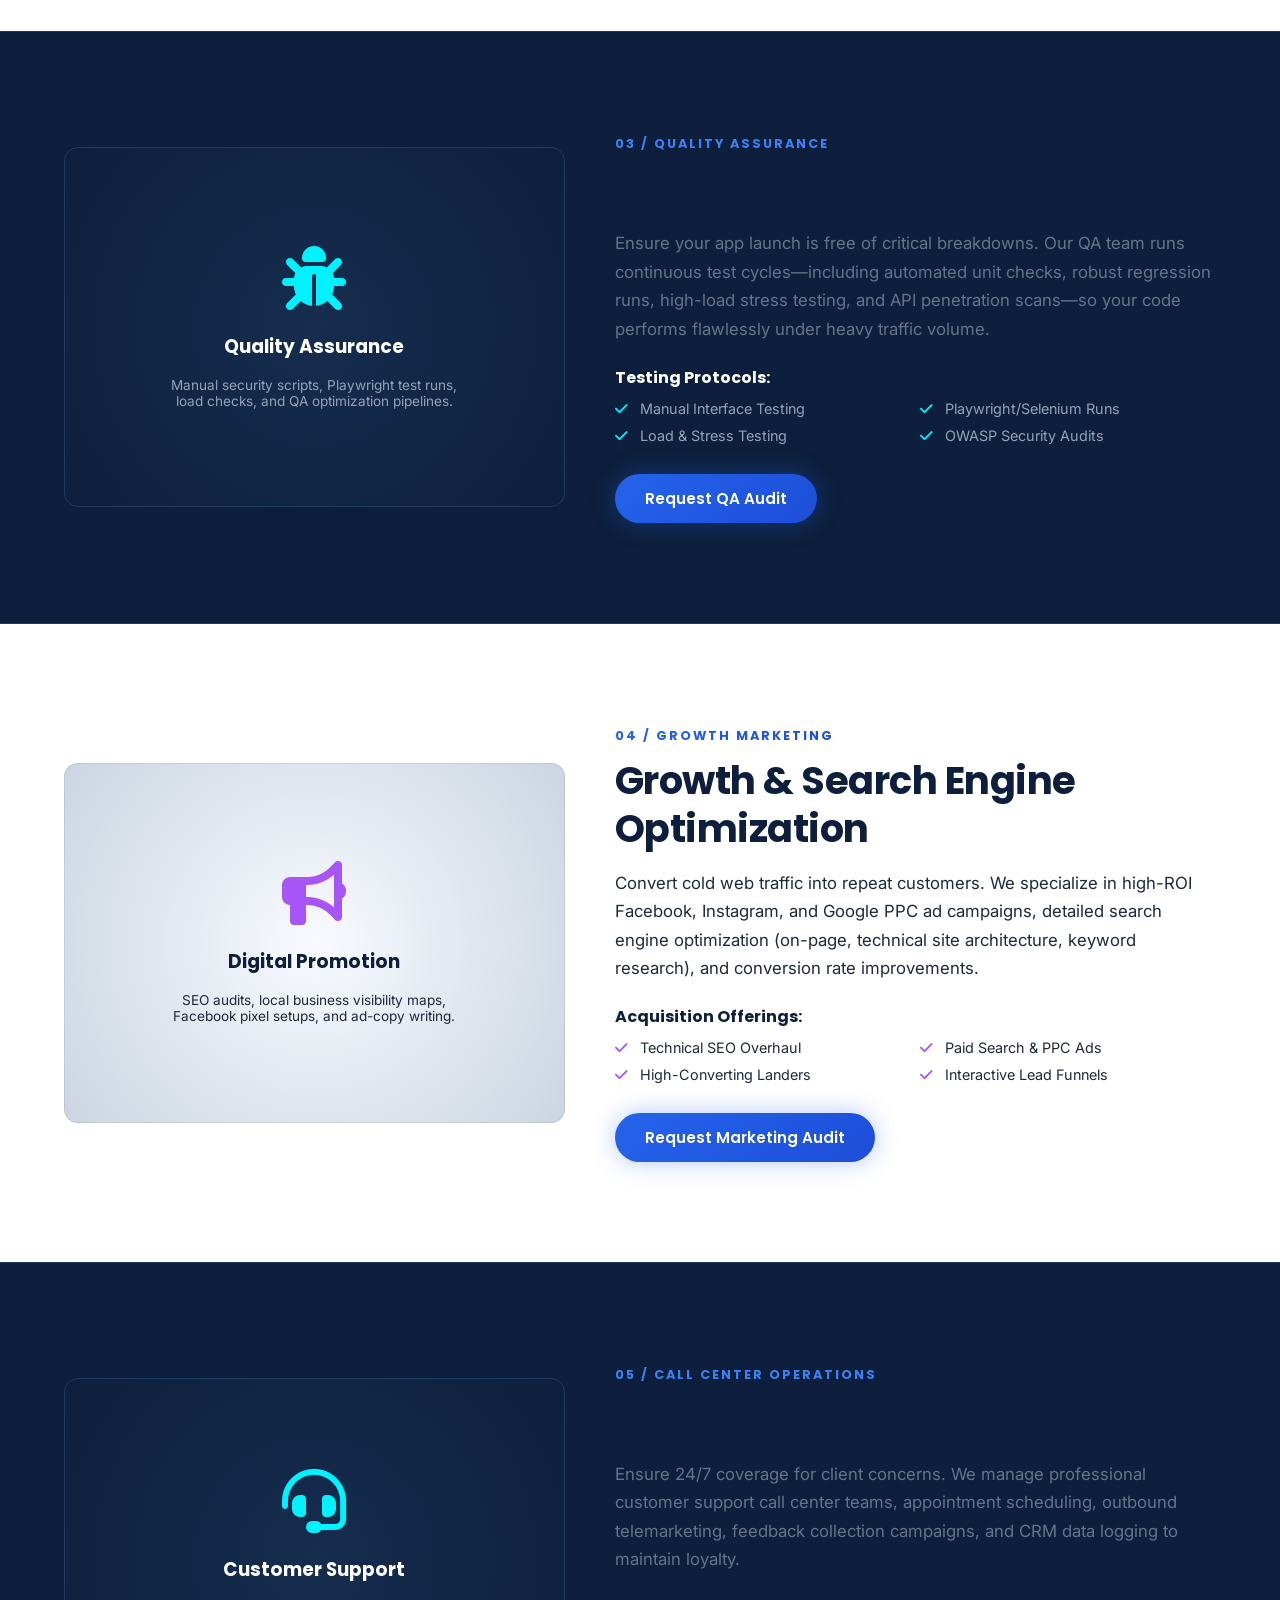
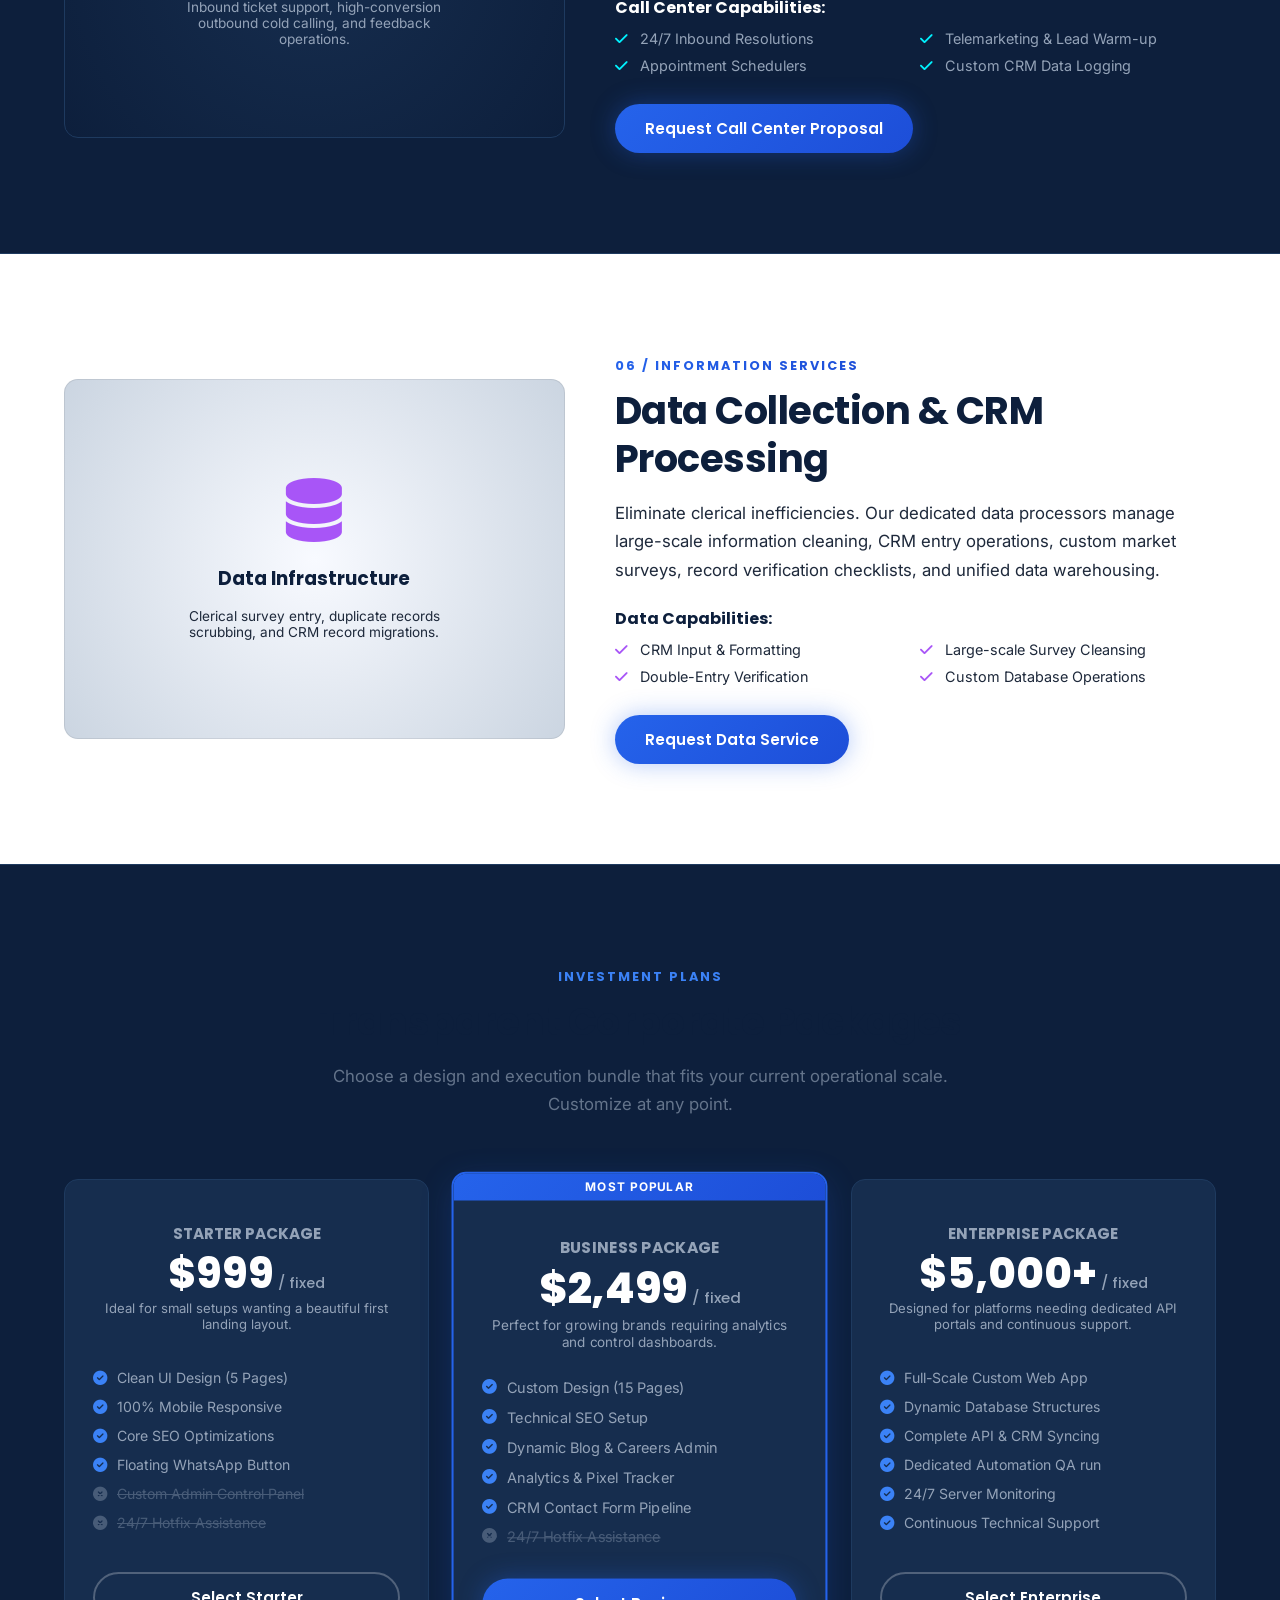
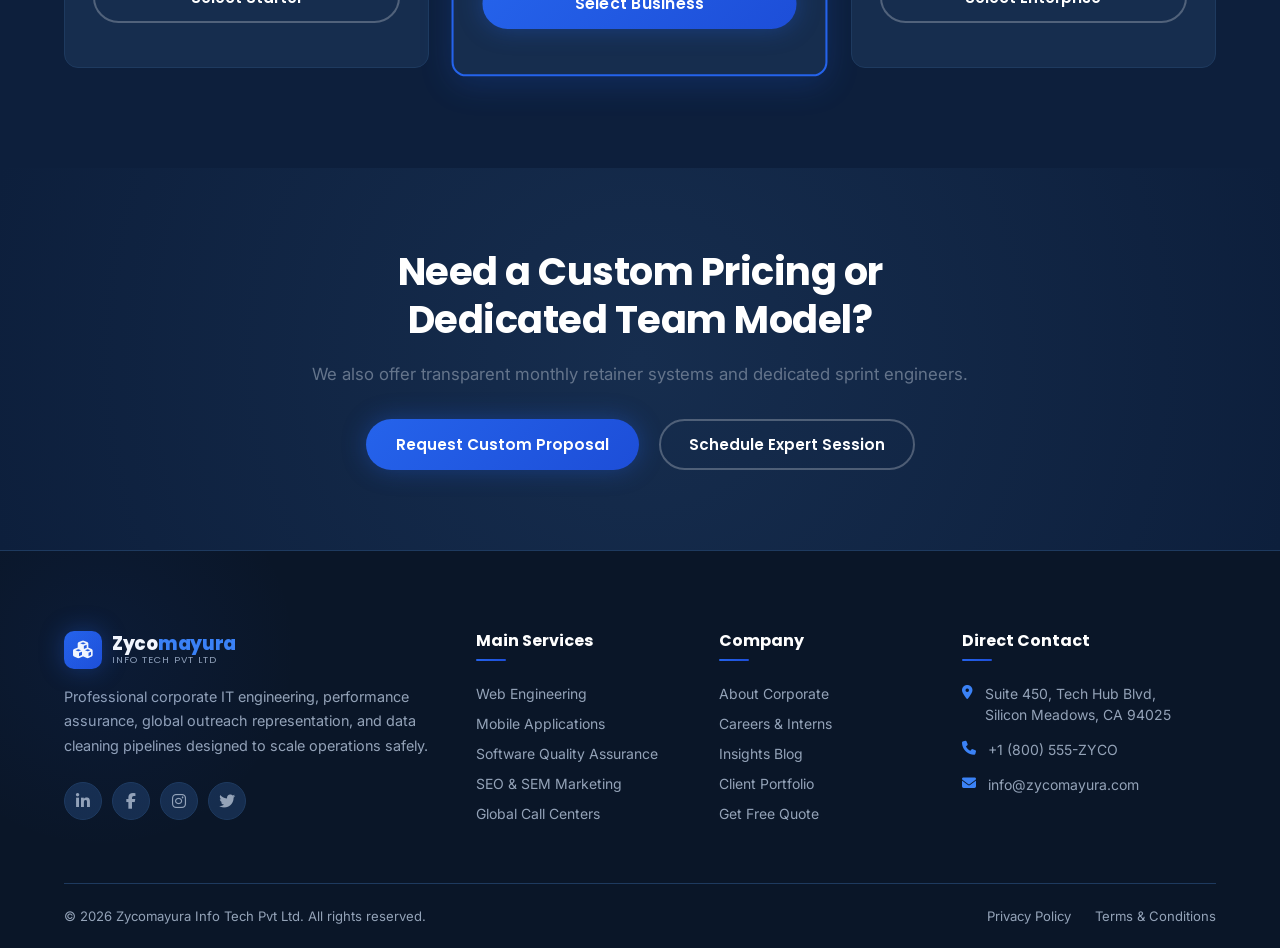
<file: Zycomayura/services.html>
<!DOCTYPE html>
<html lang="en">
<head>
    <meta charset="UTF-8">
    <meta name="viewport" content="width=device-width, initial-scale=1.0">
    <title>Services | Zycomayura Info Tech Pvt Ltd</title>
    <meta name="description" content="View our full capabilities across Web development, mobile app designs, quality assurance, SEO marketing, support call centers, and database collections.">
    <!-- Google Fonts & Font Awesome Icons -->
    <link rel="stylesheet" href="https://cdnjs.cloudflare.com/ajax/libs/font-awesome/6.4.0/css/all.min.css">
    <link rel="stylesheet" href="css/style.css">
    <link rel="stylesheet" href="css/pages.css">
</head>
<body class="dark-theme">

    <!-- Frosted Glass Navbar -->
    <header class="navbar">
        <div class="nav-container">
            <a href="index.html" class="logo">
                <div class="logo-icon"><i class="fa-solid fa-cubes"></i></div>
                <div class="logo-text">
                    <div class="logo-name">Zyco<span>mayura</span></div>
                    <div class="logo-sub">Info Tech Pvt Ltd</div>
                </div>
            </a>
            
            <nav class="nav-menu">
                <a href="index.html" class="nav-link">Home</a>
                <a href="about.html" class="nav-link">About Us</a>
                
                <div class="nav-dropdown">
                    <a href="services.html" class="nav-link">Services <i class="fa fa-chevron-down" style="font-size: 0.7rem;"></i></a>
                    <div class="dropdown-menu">
                        <a href="services.html#web-dev" class="dropdown-item"><i class="fa fa-code"></i> Web Development</a>
                        <a href="services.html#mobile-apps" class="dropdown-item"><i class="fa fa-mobile-screen-button"></i> Mobile Apps</a>
                        <a href="services.html#testing" class="dropdown-item"><i class="fa fa-bug"></i> Software Testing</a>
                        <a href="services.html#marketing" class="dropdown-item"><i class="fa fa-bullhorn"></i> Digital Marketing</a>
                        <a href="services.html#call-center" class="dropdown-item"><i class="fa fa-headset"></i> Call Center Services</a>
                        <a href="services.html#data" class="dropdown-item"><i class="fa fa-database"></i> Data Management</a>
                    </div>
                </div>
                
                <a href="portfolio.html" class="nav-link">Portfolio</a>
                <a href="careers.html" class="nav-link">Careers</a>
                <a href="blog.html" class="nav-link">Blog</a>
                <a href="contact.html" class="nav-link">Contact</a>
                
                <a href="contact.html" class="btn-cta btn-nav-cta">Get Free Quote</a>
            </nav>

            <button class="hamburger">
                <span class="bar"></span>
                <span class="bar"></span>
                <span class="bar"></span>
            </button>
        </div>
    </header>

    <!-- Page Header Hero -->
    <section class="hero" style="min-height: 50vh; padding-top: calc(var(--header-height) + 60px); padding-bottom: 60px;">
        <div class="hero-container" style="grid-template-columns: 1fr; text-align: center;">
            <div class="hero-left-content">
                <div class="hero-tag" style="margin: 0 auto 24px;">
                    <i class="fa fa-cogs"></i> Technical Capabilities
                </div>
                <h1 class="hero-title" style="font-size: 3rem;">Premium <span>IT Solutions &amp; Infrastructure</span></h1>
                <p class="hero-desc" style="max-width: 800px; margin: 0 auto 20px;">We leverage standardized architectures, rigorous QA methodologies, and expert operations managers to streamline digital platforms.</p>
            </div>
        </div>
    </section>

    <!-- Detailed Services Breakdown -->
    
    <!-- 1. Web Development -->
    <section id="web-dev" class="section-bg-dark" style="border-top: 1px solid var(--color-border);">
        <div class="why-container">
            <div class="why-left-media">
                <div class="contact-map-mock" style="height: 360px; background: radial-gradient(circle, var(--color-primary-light) 0%, var(--color-primary) 100%);">
                    <i class="fa-solid fa-code" style="font-size: 4rem; color: var(--color-accent-teal);"></i>
                    <h3 style="color: white; margin-top: 15px;">Web Development</h3>
                    <p style="color: var(--color-text-secondary); text-align: center; max-width: 300px; font-size: 0.85rem; margin-top: 8px;">Business websites, High-conversion E-commerce, custom ERP dashboards, and API portals.</p>
                </div>
            </div>
            <div class="why-right-content">
                <span class="section-subtitle">01 / Engineering</span>
                <h2 class="section-title">Custom Web Applications</h2>
                <p class="section-desc" style="margin-bottom: 24px;">We construct fast-loading, highly-responsive web solutions utilizing clean React.js, Next.js, and Node.js architectures. Every line of code is hand-crafted to secure user transactions, rank cleanly on Google, and adapt elegantly to any desktop or mobile layout.</p>
                
                <h4 style="color: white; margin-bottom: 12px;">Key Engineering Features:</h4>
                <ul style="display: grid; grid-template-columns: 1fr 1fr; gap: 10px; margin-bottom: 30px; font-size: 0.9rem; color: var(--color-text-secondary);">
                    <li><i class="fa fa-check" style="color: var(--color-accent-teal); margin-right: 8px;"></i> 100% Mobile Responsive</li>
                    <li><i class="fa fa-check" style="color: var(--color-accent-teal); margin-right: 8px;"></i> SEO Optimized Markup</li>
                    <li><i class="fa fa-check" style="color: var(--color-accent-teal); margin-right: 8px;"></i> Frosted UI Glassmorphism</li>
                    <li><i class="fa fa-check" style="color: var(--color-accent-teal); margin-right: 8px;"></i> Solid CRM &amp; API Integrations</li>
                </ul>
                <a href="contact.html" class="btn-primary" style="align-self: flex-start;">Request Web Quote</a>
            </div>
        </div>
    </section>

    <!-- 2. Mobile App Development -->
    <section id="mobile-apps" class="section-bg-light">
        <div class="why-container" style="flex-direction: row-reverse;">
            <div class="why-right-content">
                <span class="section-subtitle" style="background: var(--gradient-accent); -webkit-background-clip: text; -webkit-text-fill-color: transparent;">02 / Mobile Solutions</span>
                <h2 class="section-title" style="color: var(--color-primary);">iOS &amp; Android Apps</h2>
                <p class="section-desc" style="color: var(--color-text-dark); margin-bottom: 24px;">We build native Swift/Kotlin applications and cross-platform Flutter/React Native solutions that keep users engaged. From complex booking and delivery platforms with real-time GPS tracking to high-security enterprise iOS applications, we deliver robust product builds.</p>
                
                <h4 style="color: var(--color-primary); margin-bottom: 12px;">App Development Offerings:</h4>
                <ul style="display: grid; grid-template-columns: 1fr 1fr; gap: 10px; margin-bottom: 30px; font-size: 0.9rem; color: var(--color-text-dark);">
                    <li><i class="fa fa-check" style="color: var(--color-accent-purple); margin-right: 8px;"></i> Native Android (Kotlin)</li>
                    <li><i class="fa fa-check" style="color: var(--color-accent-purple); margin-right: 8px;"></i> Native iOS (Swift)</li>
                    <li><i class="fa fa-check" style="color: var(--color-accent-purple); margin-right: 8px;"></i> Hybrid Apps (Flutter)</li>
                    <li><i class="fa fa-check" style="color: var(--color-accent-purple); margin-right: 8px;"></i> Booking &amp; Delivery Systems</li>
                </ul>
                <a href="contact.html" class="btn-primary" style="align-self: flex-start;">Request Mobile Quote</a>
            </div>
            
            <div class="why-left-media">
                <div class="contact-map-mock" style="height: 360px; background: radial-gradient(circle, var(--color-bg-light) 0%, #cbd5e1 100%); border-color: rgba(0,0,0,0.08);">
                    <i class="fa-solid fa-mobile-screen-button" style="font-size: 4rem; color: var(--color-accent-purple);"></i>
                    <h3 style="color: var(--color-primary); margin-top: 15px;">Mobile Applications</h3>
                    <p style="color: var(--color-text-dark); text-align: center; max-width: 300px; font-size: 0.85rem; margin-top: 8px;">Custom delivery frameworks, secure corporate booking applications, and app store configurations.</p>
                </div>
            </div>
        </div>
    </section>

    <!-- 3. Software Testing Services -->
    <section id="testing" class="section-bg-dark" style="border-top: 1px solid var(--color-border); border-bottom: 1px solid var(--color-border);">
        <div class="why-container">
            <div class="why-left-media">
                <div class="contact-map-mock" style="height: 360px; background: radial-gradient(circle, var(--color-primary-light) 0%, var(--color-primary) 100%);">
                    <i class="fa-solid fa-bug" style="font-size: 4rem; color: var(--color-accent-teal);"></i>
                    <h3 style="color: white; margin-top: 15px;">Quality Assurance</h3>
                    <p style="color: var(--color-text-secondary); text-align: center; max-width: 300px; font-size: 0.85rem; margin-top: 8px;">Manual security scripts, Playwright test runs, load checks, and QA optimization pipelines.</p>
                </div>
            </div>
            <div class="why-right-content">
                <span class="section-subtitle">03 / Quality Assurance</span>
                <h2 class="section-title">Rigorous Software Testing</h2>
                <p class="section-desc" style="margin-bottom: 24px;">Ensure your app launch is free of critical breakdowns. Our QA team runs continuous test cycles—including automated unit checks, robust regression runs, high-load stress testing, and API penetration scans—so your code performs flawlessly under heavy traffic volume.</p>
                
                <h4 style="color: white; margin-bottom: 12px;">Testing Protocols:</h4>
                <ul style="display: grid; grid-template-columns: 1fr 1fr; gap: 10px; margin-bottom: 30px; font-size: 0.9rem; color: var(--color-text-secondary);">
                    <li><i class="fa fa-check" style="color: var(--color-accent-teal); margin-right: 8px;"></i> Manual Interface Testing</li>
                    <li><i class="fa fa-check" style="color: var(--color-accent-teal); margin-right: 8px;"></i> Playwright/Selenium Runs</li>
                    <li><i class="fa fa-check" style="color: var(--color-accent-teal); margin-right: 8px;"></i> Load &amp; Stress Testing</li>
                    <li><i class="fa fa-check" style="color: var(--color-accent-teal); margin-right: 8px;"></i> OWASP Security Audits</li>
                </ul>
                <a href="contact.html" class="btn-primary" style="align-self: flex-start;">Request QA Audit</a>
            </div>
        </div>
    </section>

    <!-- 4. Digital Marketing -->
    <section id="marketing" class="section-bg-light">
        <div class="why-container" style="flex-direction: row-reverse;">
            <div class="why-right-content">
                <span class="section-subtitle" style="background: var(--gradient-accent); -webkit-background-clip: text; -webkit-text-fill-color: transparent;">04 / Growth Marketing</span>
                <h2 class="section-title" style="color: var(--color-primary);">Growth &amp; Search Engine Optimization</h2>
                <p class="section-desc" style="color: var(--color-text-dark); margin-bottom: 24px;">Convert cold web traffic into repeat customers. We specialize in high-ROI Facebook, Instagram, and Google PPC ad campaigns, detailed search engine optimization (on-page, technical site architecture, keyword research), and conversion rate improvements.</p>
                
                <h4 style="color: var(--color-primary); margin-bottom: 12px;">Acquisition Offerings:</h4>
                <ul style="display: grid; grid-template-columns: 1fr 1fr; gap: 10px; margin-bottom: 30px; font-size: 0.9rem; color: var(--color-text-dark);">
                    <li><i class="fa fa-check" style="color: var(--color-accent-purple); margin-right: 8px;"></i> Technical SEO Overhaul</li>
                    <li><i class="fa fa-check" style="color: var(--color-accent-purple); margin-right: 8px;"></i> Paid Search &amp; PPC Ads</li>
                    <li><i class="fa fa-check" style="color: var(--color-accent-purple); margin-right: 8px;"></i> High-Converting Landers</li>
                    <li><i class="fa fa-check" style="color: var(--color-accent-purple); margin-right: 8px;"></i> Interactive Lead Funnels</li>
                </ul>
                <a href="contact.html" class="btn-primary" style="align-self: flex-start;">Request Marketing Audit</a>
            </div>
            
            <div class="why-left-media">
                <div class="contact-map-mock" style="height: 360px; background: radial-gradient(circle, var(--color-bg-light) 0%, #cbd5e1 100%); border-color: rgba(0,0,0,0.08);">
                    <i class="fa-solid fa-bullhorn" style="font-size: 4rem; color: var(--color-accent-purple);"></i>
                    <h3 style="color: var(--color-primary); margin-top: 15px;">Digital Promotion</h3>
                    <p style="color: var(--color-text-dark); text-align: center; max-width: 300px; font-size: 0.85rem; margin-top: 8px;">SEO audits, local business visibility maps, Facebook pixel setups, and ad-copy writing.</p>
                </div>
            </div>
        </div>
    </section>

    <!-- 5. Call Center Services -->
    <section id="call-center" class="section-bg-dark" style="border-top: 1px solid var(--color-border); border-bottom: 1px solid var(--color-border);">
        <div class="why-container">
            <div class="why-left-media">
                <div class="contact-map-mock" style="height: 360px; background: radial-gradient(circle, var(--color-primary-light) 0%, var(--color-primary) 100%);">
                    <i class="fa-solid fa-headset" style="font-size: 4rem; color: var(--color-accent-teal);"></i>
                    <h3 style="color: white; margin-top: 15px;">Customer Support</h3>
                    <p style="color: var(--color-text-secondary); text-align: center; max-width: 300px; font-size: 0.85rem; margin-top: 8px;">Inbound ticket support, high-conversion outbound cold calling, and feedback operations.</p>
                </div>
            </div>
            <div class="why-right-content">
                <span class="section-subtitle">05 / Call Center Operations</span>
                <h2 class="section-title">Dedicated Customer Outreach</h2>
                <p class="section-desc" style="margin-bottom: 24px;">Ensure 24/7 coverage for client concerns. We manage professional customer support call center teams, appointment scheduling, outbound telemarketing, feedback collection campaigns, and CRM data logging to maintain loyalty.</p>
                
                <h4 style="color: white; margin-bottom: 12px;">Call Center Capabilities:</h4>
                <ul style="display: grid; grid-template-columns: 1fr 1fr; gap: 10px; margin-bottom: 30px; font-size: 0.9rem; color: var(--color-text-secondary);">
                    <li><i class="fa fa-check" style="color: var(--color-accent-teal); margin-right: 8px;"></i> 24/7 Inbound Resolutions</li>
                    <li><i class="fa fa-check" style="color: var(--color-accent-teal); margin-right: 8px;"></i> Telemarketing &amp; Lead Warm-up</li>
                    <li><i class="fa fa-check" style="color: var(--color-accent-teal); margin-right: 8px;"></i> Appointment Schedulers</li>
                    <li><i class="fa fa-check" style="color: var(--color-accent-teal); margin-right: 8px;"></i> Custom CRM Data Logging</li>
                </ul>
                <a href="contact.html" class="btn-primary" style="align-self: flex-start;">Request Call Center Proposal</a>
            </div>
        </div>
    </section>

    <!-- 6. Data Collection & Processing -->
    <section id="data" class="section-bg-light">
        <div class="why-container" style="flex-direction: row-reverse;">
            <div class="why-right-content">
                <span class="section-subtitle" style="background: var(--gradient-accent); -webkit-background-clip: text; -webkit-text-fill-color: transparent;">06 / Information Services</span>
                <h2 class="section-title" style="color: var(--color-primary);">Data Collection &amp; CRM Processing</h2>
                <p class="section-desc" style="color: var(--color-text-dark); margin-bottom: 24px;">Eliminate clerical inefficiencies. Our dedicated data processors manage large-scale information cleaning, CRM entry operations, custom market surveys, record verification checklists, and unified data warehousing.</p>
                
                <h4 style="color: var(--color-primary); margin-bottom: 12px;">Data Capabilities:</h4>
                <ul style="display: grid; grid-template-columns: 1fr 1fr; gap: 10px; margin-bottom: 30px; font-size: 0.9rem; color: var(--color-text-dark);">
                    <li><i class="fa fa-check" style="color: var(--color-accent-purple); margin-right: 8px;"></i> CRM Input &amp; Formatting</li>
                    <li><i class="fa fa-check" style="color: var(--color-accent-purple); margin-right: 8px;"></i> Large-scale Survey Cleansing</li>
                    <li><i class="fa fa-check" style="color: var(--color-accent-purple); margin-right: 8px;"></i> Double-Entry Verification</li>
                    <li><i class="fa fa-check" style="color: var(--color-accent-purple); margin-right: 8px;"></i> Custom Database Operations</li>
                </ul>
                <a href="contact.html" class="btn-primary" style="align-self: flex-start;">Request Data Service</a>
            </div>
            
            <div class="why-left-media">
                <div class="contact-map-mock" style="height: 360px; background: radial-gradient(circle, var(--color-bg-light) 0%, #cbd5e1 100%); border-color: rgba(0,0,0,0.08);">
                    <i class="fa-solid fa-database" style="font-size: 4rem; color: var(--color-accent-purple);"></i>
                    <h3 style="color: var(--color-primary); margin-top: 15px;">Data Infrastructure</h3>
                    <p style="color: var(--color-text-dark); text-align: center; max-width: 300px; font-size: 0.85rem; margin-top: 8px;">Clerical survey entry, duplicate records scrubbing, and CRM record migrations.</p>
                </div>
            </div>
        </div>
    </section>

    <!-- Professional Standard Pricing Section -->
    <section class="section-bg-dark" style="border-top: 1px solid var(--color-border);">
        <div class="section-header">
            <span class="section-subtitle">Investment Plans</span>
            <h2 class="section-title">Transparent Corporate Packages</h2>
            <p class="section-desc">Choose a design and execution bundle that fits your current operational scale. Customize at any point.</p>
        </div>
        
        <div class="pricing-container">
            <!-- Tier 1 -->
            <div class="pricing-card">
                <div class="pricing-header">
                    <h4 class="pricing-name">Starter Package</h4>
                    <div class="pricing-price">$999<span> / fixed</span></div>
                    <p class="pricing-desc">Ideal for small setups wanting a beautiful first landing layout.</p>
                </div>
                <ul class="pricing-features">
                    <li class="pricing-feature-item"><i class="fa fa-check-circle"></i> Clean UI Design (5 Pages)</li>
                    <li class="pricing-feature-item"><i class="fa fa-check-circle"></i> 100% Mobile Responsive</li>
                    <li class="pricing-feature-item"><i class="fa fa-check-circle"></i> Core SEO Optimizations</li>
                    <li class="pricing-feature-item"><i class="fa fa-check-circle"></i> Floating WhatsApp Button</li>
                    <li class="pricing-feature-item disabled"><i class="fa fa-times-circle"></i> Custom Admin Control Panel</li>
                    <li class="pricing-feature-item disabled"><i class="fa fa-times-circle"></i> 24/7 Hotfix Assistance</li>
                </ul>
                <a href="contact.html" class="btn-secondary pricing-btn">Select Starter</a>
            </div>
            
            <!-- Tier 2 -->
            <div class="pricing-card popular">
                <span class="popular-badge">Most Popular</span>
                <div class="pricing-header">
                    <h4 class="pricing-name">Business Package</h4>
                    <div class="pricing-price">$2,499<span> / fixed</span></div>
                    <p class="pricing-desc">Perfect for growing brands requiring analytics and control dashboards.</p>
                </div>
                <ul class="pricing-features">
                    <li class="pricing-feature-item"><i class="fa fa-check-circle"></i> Custom Design (15 Pages)</li>
                    <li class="pricing-feature-item"><i class="fa fa-check-circle"></i> Technical SEO Setup</li>
                    <li class="pricing-feature-item"><i class="fa fa-check-circle"></i> Dynamic Blog &amp; Careers Admin</li>
                    <li class="pricing-feature-item"><i class="fa fa-check-circle"></i> Analytics &amp; Pixel Tracker</li>
                    <li class="pricing-feature-item"><i class="fa fa-check-circle"></i> CRM Contact Form Pipeline</li>
                    <li class="pricing-feature-item disabled"><i class="fa fa-times-circle"></i> 24/7 Hotfix Assistance</li>
                </ul>
                <a href="contact.html" class="btn-primary pricing-btn">Select Business</a>
            </div>
            
            <!-- Tier 3 -->
            <div class="pricing-card">
                <div class="pricing-header">
                    <h4 class="pricing-name">Enterprise Package</h4>
                    <div class="pricing-price">$5,000+<span> / fixed</span></div>
                    <p class="pricing-desc">Designed for platforms needing dedicated API portals and continuous support.</p>
                </div>
                <ul class="pricing-features">
                    <li class="pricing-feature-item"><i class="fa fa-check-circle"></i> Full-Scale Custom Web App</li>
                    <li class="pricing-feature-item"><i class="fa fa-check-circle"></i> Dynamic Database Structures</li>
                    <li class="pricing-feature-item"><i class="fa fa-check-circle"></i> Complete API &amp; CRM Syncing</li>
                    <li class="pricing-feature-item"><i class="fa fa-check-circle"></i> Dedicated Automation QA run</li>
                    <li class="pricing-feature-item"><i class="fa fa-check-circle"></i> 24/7 Server Monitoring</li>
                    <li class="pricing-feature-item"><i class="fa fa-check-circle"></i> Continuous Technical Support</li>
                </ul>
                <a href="contact.html" class="btn-secondary pricing-btn">Select Enterprise</a>
            </div>
        </div>
    </section>

    <!-- Standardized Call to Action Banner -->
    <section class="section-bg-light" style="padding: 80px 0; background: radial-gradient(circle at 50% 50%, var(--color-primary-light) 0%, var(--color-primary) 100%); color: white;">
        <div class="section-header" style="margin-bottom: 30px;">
            <h2 class="section-title" style="color: white;">Need a Custom Pricing or Dedicated Team Model?</h2>
            <p class="section-desc">We also offer transparent monthly retainer systems and dedicated sprint engineers.</p>
        </div>
        <div style="display: flex; justify-content: center; gap: 20px;">
            <a href="contact.html" class="btn-primary">Request Custom Proposal</a>
            <a href="contact.html" class="btn-secondary">Schedule Expert Session</a>
        </div>
    </section>

    <!-- Premium Corporate Footer -->
    <footer class="footer">
        <div class="footer-container">
            <div class="footer-info">
                <a href="index.html" class="logo" style="margin-bottom:15px;">
                    <div class="logo-icon"><i class="fa-solid fa-cubes"></i></div>
                    <div class="logo-text">
                        <div class="logo-name">Zyco<span>mayura</span></div>
                        <div class="logo-sub">Info Tech Pvt Ltd</div>
                    </div>
                </a>
                <p class="footer-desc">Professional corporate IT engineering, performance assurance, global outreach representation, and data cleaning pipelines designed to scale operations safely.</p>
                <div class="social-links">
                    <a href="https://linkedin.com" class="social-icon" target="_blank"><i class="fab fa-linkedin-in"></i></a>
                    <a href="https://facebook.com" class="social-icon" target="_blank"><i class="fab fa-facebook-f"></i></a>
                    <a href="https://instagram.com" class="social-icon" target="_blank"><i class="fab fa-instagram"></i></a>
                    <a href="https://twitter.com" class="social-icon" target="_blank"><i class="fab fa-twitter"></i></a>
                </div>
            </div>
            
            <div>
                <h4 class="footer-title">Main Services</h4>
                <ul class="footer-links">
                    <li><a href="services.html#web-dev" class="footer-link">Web Engineering</a></li>
                    <li><a href="services.html#mobile-apps" class="footer-link">Mobile Applications</a></li>
                    <li><a href="services.html#testing" class="footer-link">Software Quality Assurance</a></li>
                    <li><a href="services.html#marketing" class="footer-link">SEO &amp; SEM Marketing</a></li>
                    <li><a href="services.html#call-center" class="footer-link">Global Call Centers</a></li>
                </ul>
            </div>
            
            <div>
                <h4 class="footer-title">Company</h4>
                <ul class="footer-links">
                    <li><a href="about.html" class="footer-link">About Corporate</a></li>
                    <li><a href="careers.html" class="footer-link">Careers &amp; Interns</a></li>
                    <li><a href="blog.html" class="footer-link">Insights Blog</a></li>
                    <li><a href="portfolio.html" class="footer-link">Client Portfolio</a></li>
                    <li><a href="contact.html" class="footer-link">Get Free Quote</a></li>
                </ul>
            </div>
            
            <div>
                <h4 class="footer-title">Direct Contact</h4>
                <div class="footer-contact-item">
                    <i class="fa-solid fa-location-dot"></i>
                    <span>Suite 450, Tech Hub Blvd,<br>Silicon Meadows, CA 94025</span>
                </div>
                <div class="footer-contact-item">
                    <i class="fa-solid fa-phone"></i>
                    <span>+1 (800) 555-ZYCO</span>
                </div>
                <div class="footer-contact-item">
                    <i class="fa-solid fa-envelope"></i>
                    <span>info@zycomayura.com</span>
                </div>
            </div>
        </div>
        
        <div class="footer-bottom">
            <p>&copy; 2026 Zycomayura Info Tech Pvt Ltd. All rights reserved.</p>
            <div class="footer-bottom-links">
                <a href="privacy.html">Privacy Policy</a>
                <a href="terms.html">Terms &amp; Conditions</a>
            </div>
        </div>
    </footer>

    <!-- Floating WhatsApp Widget -->
    <a href="https://wa.me/18005559926" class="whatsapp-widget" target="_blank" rel="noopener noreferrer">
        <i class="fab fa-whatsapp"></i>
        <span class="whatsapp-tooltip">Chat with a Technology Specialist</span>
    </a>

    <script src="js/main.js"></script>
</body>
</html>
</file>
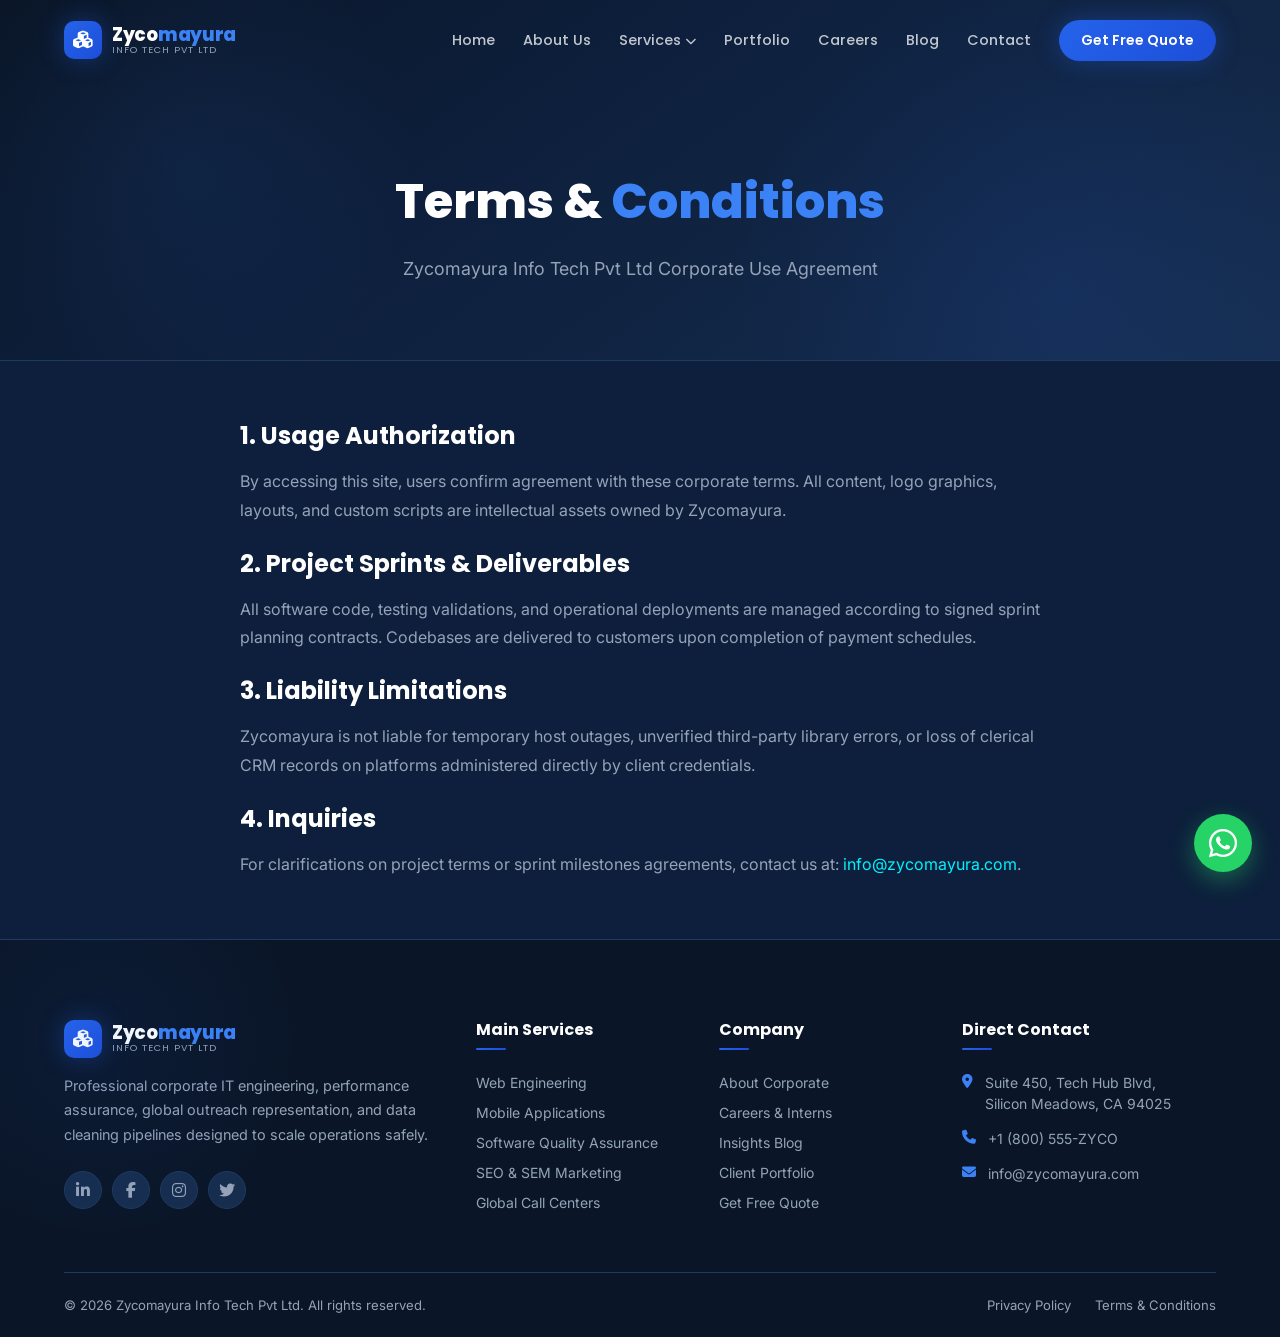
<file: Zycomayura/terms.html>
<!DOCTYPE html>
<html lang="en">
<head>
    <meta charset="UTF-8">
    <meta name="viewport" content="width=device-width, initial-scale=1.0">
    <title>Terms &amp; Conditions | Zycomayura Info Tech Pvt Ltd</title>
    <meta name="description" content="View corporate service terms, application usage rules, and legal liabilities restrictions.">
    <!-- Google Fonts & Font Awesome Icons -->
    <link rel="stylesheet" href="https://cdnjs.cloudflare.com/ajax/libs/font-awesome/6.4.0/css/all.min.css">
    <link rel="stylesheet" href="css/style.css">
    <link rel="stylesheet" href="css/pages.css">
</head>
<body class="dark-theme">

    <!-- Frosted Glass Navbar -->
    <header class="navbar">
        <div class="nav-container">
            <a href="index.html" class="logo">
                <div class="logo-icon"><i class="fa-solid fa-cubes"></i></div>
                <div class="logo-text">
                    <div class="logo-name">Zyco<span>mayura</span></div>
                    <div class="logo-sub">Info Tech Pvt Ltd</div>
                </div>
            </a>
            
            <nav class="nav-menu">
                <a href="index.html" class="nav-link">Home</a>
                <a href="about.html" class="nav-link">About Us</a>
                
                <div class="nav-dropdown">
                    <a href="services.html" class="nav-link">Services <i class="fa fa-chevron-down" style="font-size: 0.7rem;"></i></a>
                    <div class="dropdown-menu">
                        <a href="services.html#web-dev" class="dropdown-item"><i class="fa fa-code"></i> Web Development</a>
                        <a href="services.html#mobile-apps" class="dropdown-item"><i class="fa fa-mobile-screen-button"></i> Mobile Apps</a>
                        <a href="services.html#testing" class="dropdown-item"><i class="fa fa-bug"></i> Software Testing</a>
                        <a href="services.html#marketing" class="dropdown-item"><i class="fa fa-bullhorn"></i> Digital Marketing</a>
                        <a href="services.html#call-center" class="dropdown-item"><i class="fa fa-headset"></i> Call Center Services</a>
                        <a href="services.html#data" class="dropdown-item"><i class="fa fa-database"></i> Data Management</a>
                    </div>
                </div>
                
                <a href="portfolio.html" class="nav-link">Portfolio</a>
                <a href="careers.html" class="nav-link">Careers</a>
                <a href="blog.html" class="nav-link">Blog</a>
                <a href="contact.html" class="nav-link">Contact</a>
                
                <a href="contact.html" class="btn-cta btn-nav-cta">Get Free Quote</a>
            </nav>

            <button class="hamburger">
                <span class="bar"></span>
                <span class="bar"></span>
                <span class="bar"></span>
            </button>
        </div>
    </header>

    <section class="hero" style="min-height: 40vh; padding-top: calc(var(--header-height) + 60px); padding-bottom: 40px;">
        <div class="hero-container" style="grid-template-columns: 1fr; text-align: center;">
            <div class="hero-left-content">
                <h1 class="hero-title" style="font-size: 3rem;">Terms &amp; <span>Conditions</span></h1>
                <p class="hero-desc" style="max-width: 800px; margin: 0 auto;">Zycomayura Info Tech Pvt Ltd Corporate Use Agreement</p>
            </div>
        </div>
    </section>

    <section class="section-bg-dark" style="border-top: 1px solid var(--color-border); padding: 60px 0;">
        <div style="width: 90%; max-width: 800px; margin: 0 auto; line-height: 1.8; color: var(--color-text-secondary);">
            <h2 style="color: white; margin-bottom: 16px;">1. Usage Authorization</h2>
            <p style="margin-bottom: 24px;">By accessing this site, users confirm agreement with these corporate terms. All content, logo graphics, layouts, and custom scripts are intellectual assets owned by Zycomayura.</p>

            <h2 style="color: white; margin-bottom: 16px;">2. Project Sprints &amp; Deliverables</h2>
            <p style="margin-bottom: 24px;">All software code, testing validations, and operational deployments are managed according to signed sprint planning contracts. Codebases are delivered to customers upon completion of payment schedules.</p>

            <h2 style="color: white; margin-bottom: 16px;">3. Liability Limitations</h2>
            <p style="margin-bottom: 24px;">Zycomayura is not liable for temporary host outages, unverified third-party library errors, or loss of clerical CRM records on platforms administered directly by client credentials.</p>

            <h2 style="color: white; margin-bottom: 16px;">4. Inquiries</h2>
            <p>For clarifications on project terms or sprint milestones agreements, contact us at: <a href="mailto:info@zycomayura.com" style="color: var(--color-accent-teal);">info@zycomayura.com</a>.</p>
        </div>
    </section>

    <!-- Premium Corporate Footer -->
    <footer class="footer">
        <div class="footer-container">
            <div class="footer-info">
                <a href="index.html" class="logo" style="margin-bottom:15px;">
                    <div class="logo-icon"><i class="fa-solid fa-cubes"></i></div>
                    <div class="logo-text">
                        <div class="logo-name">Zyco<span>mayura</span></div>
                        <div class="logo-sub">Info Tech Pvt Ltd</div>
                    </div>
                </a>
                <p class="footer-desc">Professional corporate IT engineering, performance assurance, global outreach representation, and data cleaning pipelines designed to scale operations safely.</p>
                <div class="social-links">
                    <a href="https://linkedin.com" class="social-icon" target="_blank"><i class="fab fa-linkedin-in"></i></a>
                    <a href="https://facebook.com" class="social-icon" target="_blank"><i class="fab fa-facebook-f"></i></a>
                    <a href="https://instagram.com" class="social-icon" target="_blank"><i class="fab fa-instagram"></i></a>
                    <a href="https://twitter.com" class="social-icon" target="_blank"><i class="fab fa-twitter"></i></a>
                </div>
            </div>
            
            <div>
                <h4 class="footer-title">Main Services</h4>
                <ul class="footer-links">
                    <li><a href="services.html#web-dev" class="footer-link">Web Engineering</a></li>
                    <li><a href="services.html#mobile-apps" class="footer-link">Mobile Applications</a></li>
                    <li><a href="services.html#testing" class="footer-link">Software Quality Assurance</a></li>
                    <li><a href="services.html#marketing" class="footer-link">SEO &amp; SEM Marketing</a></li>
                    <li><a href="services.html#call-center" class="footer-link">Global Call Centers</a></li>
                </ul>
            </div>
            
            <div>
                <h4 class="footer-title">Company</h4>
                <ul class="footer-links">
                    <li><a href="about.html" class="footer-link">About Corporate</a></li>
                    <li><a href="careers.html" class="footer-link">Careers &amp; Interns</a></li>
                    <li><a href="blog.html" class="footer-link">Insights Blog</a></li>
                    <li><a href="portfolio.html" class="footer-link">Client Portfolio</a></li>
                    <li><a href="contact.html" class="footer-link">Get Free Quote</a></li>
                </ul>
            </div>
            
            <div>
                <h4 class="footer-title">Direct Contact</h4>
                <div class="footer-contact-item">
                    <i class="fa-solid fa-location-dot"></i>
                    <span>Suite 450, Tech Hub Blvd,<br>Silicon Meadows, CA 94025</span>
                </div>
                <div class="footer-contact-item">
                    <i class="fa-solid fa-phone"></i>
                    <span>+1 (800) 555-ZYCO</span>
                </div>
                <div class="footer-contact-item">
                    <i class="fa-solid fa-envelope"></i>
                    <span>info@zycomayura.com</span>
                </div>
            </div>
        </div>
        
        <div class="footer-bottom">
            <p>&copy; 2026 Zycomayura Info Tech Pvt Ltd. All rights reserved.</p>
            <div class="footer-bottom-links">
                <a href="privacy.html">Privacy Policy</a>
                <a href="terms.html">Terms &amp; Conditions</a>
            </div>
        </div>
    </footer>

    <a href="https://wa.me/18005559926" class="whatsapp-widget" target="_blank" rel="noopener noreferrer">
        <i class="fab fa-whatsapp"></i>
        <span class="whatsapp-tooltip">Chat with a Technology Specialist</span>
    </a>

    <script src="js/main.js"></script>
</body>
</html>
</file>
<file: Zycomayura/css/style.css>
/* ==========================================================================
   Zycomayura Info Tech Pvt Ltd - Core Design System & Global Stylesheet
   ========================================================================== */

@import url('https://fonts.googleapis.com/css2?family=Inter:wght@300;400;500;600;700&family=Poppins:wght@400;500;600;700;800&display=swap');

:root {
    /* === White + Dark Blue Corporate Palette === */
    --color-primary:        #0d1f3c;   /* Deep Corporate Navy */
    --color-primary-light:  #162d4e;   /* Mid Navy */
    --color-primary-mid:    #1e3a5f;   /* Lighter Navy */
    --color-secondary:      #0a1628;   /* Darkest Navy */
    --color-accent:         #2563eb;   /* Vivid Royal Blue */
    --color-accent-light:   #3b82f6;   /* Sky Blue */
    --color-accent-hover:   #1d4ed8;   /* Pressed Blue */
    --color-white:          #ffffff;
    --color-off-white:      #f0f4ff;   /* Blue-tinted white */
    --color-bg-light:       #f8faff;
    --color-bg-section:     #eef2ff;
    --color-text-primary:   #f0f4ff;
    --color-text-secondary: #94a3b8;
    --color-text-dark:      #1e293b;
    --color-text-muted:     #64748b;
    --color-border:         #1e3a5f;
    --color-border-light:   #dbeafe;
    --color-accent-teal:    #00f2fe;   /* Electric Teal for sub-page accents */
    --color-accent-purple:  #a855f7;   /* Vivid Purple for sub-page accents */
    --color-success:        #10b981;

    /* Gradients */
    --gradient-accent:      linear-gradient(135deg, #2563eb 0%, #1d4ed8 100%);
    --gradient-accent-soft: linear-gradient(135deg, #3b82f6 0%, #2563eb 100%);
    --gradient-hero:        linear-gradient(145deg, #0a1628 0%, #0d1f3c 40%, #162d4e 100%);
    --gradient-dark-card:   linear-gradient(180deg, #162d4e 0%, #0d1f3c 100%);
    --gradient-light-card:  linear-gradient(180deg, #ffffff 0%, #f0f4ff 100%);

    /* Fonts */
    --font-heading: 'Poppins', sans-serif;
    --font-body:    'Inter', sans-serif;

    /* Layout */
    --max-width:       1200px;
    --header-height:   80px;
    --border-radius:   14px;
    --border-radius-sm: 8px;
    --transition:      all 0.3s cubic-bezier(0.4, 0, 0.2, 1);

    /* Shadows */
    --shadow-sm:   0 2px 10px rgba(13, 31, 60, 0.12);
    --shadow-md:   0 8px 32px rgba(13, 31, 60, 0.25);
    --shadow-lg:   0 20px 60px rgba(13, 31, 60, 0.35);
    --shadow-blue: 0 0 24px rgba(37, 99, 235, 0.35);
}

/* === RESET === */
*, *::before, *::after { box-sizing: border-box; margin: 0; padding: 0; }
html { scroll-behavior: smooth; font-size: 16px; overflow-x: hidden; }
body {
    font-family: var(--font-body);
    color: var(--color-text-dark);
    background: var(--color-white);
    overflow-x: hidden;
}
h1, h2, h3, h4, h5, h6 {
    font-family: var(--font-heading);
    font-weight: 700;
    line-height: 1.25;
    color: var(--color-primary);
}
a { text-decoration: none; color: inherit; transition: var(--transition); }
img { max-width: 100%; display: block; }
ul { list-style: none; }

/* === NAVBAR === */
.navbar {
    position: fixed;
    top: 0; left: 0;
    width: 100%;
    height: var(--header-height);
    z-index: 1000;
    display: flex;
    align-items: center;
    transition: var(--transition);
}
.navbar.scrolled {
    background: rgba(10, 22, 40, 0.92);
    backdrop-filter: blur(18px);
    -webkit-backdrop-filter: blur(18px);
    height: 68px;
    box-shadow: 0 4px 24px rgba(0,0,0,0.3);
    border-bottom: 1px solid rgba(37,99,235,0.2);
}
.nav-container {
    width: 90%;
    max-width: var(--max-width);
    margin: 0 auto;
    display: flex;
    justify-content: space-between;
    align-items: center;
}

/* --- Logo --- */
.logo {
    display: flex;
    align-items: center;
    gap: 10px;
    font-family: var(--font-heading);
    font-size: 1.3rem;
    font-weight: 800;
    color: var(--color-white);
    letter-spacing: -0.3px;
}
.logo-icon {
    width: 38px; height: 38px;
    background: var(--gradient-accent);
    border-radius: 10px;
    display: flex;
    align-items: center;
    justify-content: center;
    font-size: 1.1rem;
    color: white;
    box-shadow: var(--shadow-blue);
    flex-shrink: 0;
}
.logo-text { display: flex; flex-direction: column; line-height: 1.1; }
.logo-name { font-size: 1.15rem; font-weight: 800; color: white; }
.logo-name span { color: var(--color-accent-light); }
.logo-sub { font-size: 0.6rem; font-weight: 400; color: var(--color-text-secondary); letter-spacing: 1px; text-transform: uppercase; }

/* --- Nav Links --- */
.nav-menu { display: flex; align-items: center; gap: 28px; }
.nav-link {
    font-family: var(--font-heading);
    font-weight: 500;
    font-size: 0.9rem;
    color: rgba(255,255,255,0.75);
    position: relative;
    padding: 6px 0;
}
.nav-link:hover, .nav-link.active { color: var(--color-white); }
.nav-link::after {
    content: '';
    position: absolute;
    bottom: 0; left: 0;
    width: 0; height: 2px;
    background: var(--gradient-accent);
    border-radius: 2px;
    transition: var(--transition);
}
.nav-link:hover::after, .nav-link.active::after { width: 100%; }

/* --- Dropdown --- */
.nav-dropdown { position: relative; }
.dropdown-menu {
    position: absolute;
    top: calc(100% + 18px);
    left: 50%;
    transform: translateX(-50%) translateY(12px);
    background: var(--color-primary-light);
    border: 1px solid rgba(37,99,235,0.25);
    border-radius: var(--border-radius);
    padding: 14px;
    width: 270px;
    box-shadow: var(--shadow-lg);
    opacity: 0;
    pointer-events: none;
    transition: var(--transition);
    display: flex;
    flex-direction: column;
    gap: 4px;
}
.nav-dropdown:hover .dropdown-menu {
    opacity: 1;
    pointer-events: auto;
    transform: translateX(-50%) translateY(0);
}
.dropdown-item {
    font-size: 0.875rem;
    font-weight: 500;
    color: var(--color-text-secondary);
    padding: 9px 12px;
    border-radius: var(--border-radius-sm);
    display: flex;
    align-items: center;
    gap: 10px;
}
.dropdown-item i { color: var(--color-accent-light); width: 16px; }
.dropdown-item:hover { background: rgba(37,99,235,0.15); color: var(--color-white); }

/* --- Buttons --- */
.btn-cta {
    background: var(--gradient-accent);
    color: var(--color-white);
    font-family: var(--font-heading);
    font-weight: 600;
    font-size: 0.875rem;
    padding: 10px 22px;
    border-radius: 30px;
    border: none;
    cursor: pointer;
    box-shadow: var(--shadow-blue);
    display: inline-flex;
    align-items: center;
    gap: 7px;
    transition: var(--transition);
}
.btn-cta:hover { transform: translateY(-2px); box-shadow: 0 6px 28px rgba(37,99,235,0.5); }

.btn-primary {
    background: var(--gradient-accent);
    color: white;
    font-family: var(--font-heading);
    font-weight: 600;
    font-size: 0.95rem;
    padding: 13px 30px;
    border-radius: 30px;
    border: none;
    cursor: pointer;
    box-shadow: var(--shadow-blue);
    display: inline-flex;
    align-items: center;
    gap: 8px;
    transition: var(--transition);
}
.btn-primary:hover { transform: translateY(-3px); box-shadow: 0 8px 32px rgba(37,99,235,0.55); }

.btn-secondary {
    background: transparent;
    color: white;
    font-family: var(--font-heading);
    font-weight: 600;
    font-size: 0.95rem;
    padding: 12px 28px;
    border-radius: 30px;
    border: 2px solid rgba(255,255,255,0.25);
    cursor: pointer;
    display: inline-flex;
    align-items: center;
    gap: 8px;
    transition: var(--transition);
}
.btn-secondary:hover { border-color: white; background: rgba(255,255,255,0.08); transform: translateY(-2px); }

.btn-outline {
    background: transparent;
    color: var(--color-accent);
    font-family: var(--font-heading);
    font-weight: 600;
    font-size: 0.9rem;
    padding: 10px 24px;
    border-radius: 30px;
    border: 2px solid var(--color-accent);
    cursor: pointer;
    display: inline-flex;
    align-items: center;
    gap: 7px;
    transition: var(--transition);
}
.btn-outline:hover { background: var(--color-accent); color: white; transform: translateY(-2px); }

/* --- Hamburger --- */
.hamburger { display: none; cursor: pointer; background: none; border: none; }
.bar {
    display: block;
    width: 24px; height: 2.5px;
    margin: 5px auto;
    background: white;
    border-radius: 3px;
    transition: var(--transition);
}
.hamburger.active .bar:nth-child(2) { opacity: 0; }
.hamburger.active .bar:nth-child(1) { transform: translateY(7.5px) rotate(45deg); }
.hamburger.active .bar:nth-child(3) { transform: translateY(-7.5px) rotate(-45deg); }

/* === FOOTER === */
.footer {
    background: var(--color-secondary);
    color: var(--color-text-secondary);
    padding: 80px 0 0;
    border-top: 1px solid var(--color-border);
    position: relative;
    overflow: hidden;
}
.footer::before {
    content: '';
    position: absolute;
    top: -100px; left: -100px;
    width: 400px; height: 400px;
    background: radial-gradient(circle, rgba(37,99,235,0.07) 0%, transparent 70%);
    pointer-events: none;
}
.footer-container {
    width: 90%;
    max-width: var(--max-width);
    margin: 0 auto;
    display: grid;
    grid-template-columns: 2.2fr 1.2fr 1.2fr 1.5fr;
    gap: 40px;
    padding-bottom: 60px;
}
.footer-desc { font-size: 0.9rem; line-height: 1.7; margin: 16px 0 24px; }
.social-links { display: flex; gap: 10px; }
.social-icon {
    width: 38px; height: 38px;
    background: var(--color-primary-light);
    border: 1px solid var(--color-border);
    border-radius: 50%;
    display: flex; align-items: center; justify-content: center;
    color: var(--color-text-secondary);
    font-size: 1rem;
    transition: var(--transition);
}
.social-icon:hover {
    background: var(--gradient-accent);
    border-color: transparent;
    color: white;
    transform: translateY(-3px);
    box-shadow: var(--shadow-blue);
}
.footer-title {
    font-family: var(--font-heading);
    font-size: 1rem;
    font-weight: 700;
    color: white;
    margin-bottom: 22px;
    position: relative;
    padding-bottom: 10px;
}
.footer-title::after {
    content: '';
    position: absolute;
    bottom: 0; left: 0;
    width: 30px; height: 2px;
    background: var(--gradient-accent);
    border-radius: 2px;
}
.footer-links { display: flex; flex-direction: column; gap: 10px; }
.footer-link { font-size: 0.875rem; color: var(--color-text-secondary); transition: var(--transition); }
.footer-link:hover { color: var(--color-accent-light); padding-left: 6px; }
.footer-contact-item {
    display: flex; align-items: flex-start; gap: 12px;
    font-size: 0.875rem; margin-bottom: 14px; line-height: 1.5;
}
.footer-contact-item i { color: var(--color-accent-light); margin-top: 2px; flex-shrink: 0; }
.footer-bottom {
    width: 90%; max-width: var(--max-width);
    margin: 0 auto;
    padding: 24px 0;
    border-top: 1px solid var(--color-border);
    display: flex;
    justify-content: space-between;
    align-items: center;
    flex-wrap: wrap;
    gap: 16px;
    font-size: 0.82rem;
    color: var(--color-text-secondary);
}
.footer-bottom-links { display: flex; gap: 24px; }
.footer-bottom-links a:hover { color: var(--color-accent-light); }

/* === WHATSAPP WIDGET === */
.whatsapp-widget {
    position: fixed;
    bottom: 28px; right: 28px;
    z-index: 999;
    width: 58px; height: 58px;
    background: #25d366;
    border-radius: 50%;
    display: flex; align-items: center; justify-content: center;
    box-shadow: 0 8px 24px rgba(37,211,102,0.4);
    cursor: pointer;
    transition: var(--transition);
    animation: ripple-wa 2.5s infinite;
}
.whatsapp-widget:hover { transform: scale(1.1); box-shadow: 0 12px 32px rgba(37,211,102,0.6); }
.whatsapp-widget i { color: white; font-size: 2rem; }
.whatsapp-tooltip {
    position: absolute;
    right: 70px;
    background: var(--color-primary-light);
    color: white;
    border: 1px solid var(--color-border);
    padding: 8px 14px;
    border-radius: var(--border-radius-sm);
    font-size: 0.8rem;
    font-weight: 500;
    white-space: nowrap;
    opacity: 0;
    pointer-events: none;
    transform: translateX(10px);
    transition: var(--transition);
    box-shadow: var(--shadow-sm);
}
.whatsapp-widget:hover .whatsapp-tooltip { opacity: 1; transform: translateX(0); }

/* === ANIMATIONS === */
@keyframes fadeInUp {
    from { opacity: 0; transform: translateY(28px); }
    to   { opacity: 1; transform: translateY(0); }
}
@keyframes fadeIn {
    from { opacity: 0; }
    to   { opacity: 1; }
}
@keyframes float1 {
    0%, 100% { transform: translateY(0); }
    50%       { transform: translateY(-12px); }
}
@keyframes float2 {
    0%, 100% { transform: translateY(0); }
    50%       { transform: translateY(10px); }
}
@keyframes ripple-wa {
    0%   { box-shadow: 0 0 0 0 rgba(37,211,102,0.25), 0 0 0 8px rgba(37,211,102,0.15); }
    100% { box-shadow: 0 0 0 14px rgba(37,211,102,0), 0 0 0 28px rgba(37,211,102,0); }
}
@keyframes pulse-dot {
    0%, 100% { opacity: 1; }
    50%       { opacity: 0.4; }
}
.animate-fade-in-up { animation: fadeInUp 0.7s cubic-bezier(0.4,0,0.2,1) both; }

/* Nav CTA button (sub-pages use btn-nav-cta alongside btn-cta) */
.btn-nav-cta { white-space: nowrap; }

/* === RESPONSIVE === */
@media (max-width: 1100px) {
    .nav-menu { gap: 20px; }
    .logo-sub { display: none; }
}
@media (max-width: 992px) {
    .hamburger { display: block; }
    .nav-menu {
        position: fixed;
        left: -100%; top: var(--header-height);
        flex-direction: column;
        background: var(--color-secondary);
        width: 100%;
        height: calc(100vh - var(--header-height));
        text-align: center;
        transition: 0.35s cubic-bezier(0.4,0,0.2,1);
        box-shadow: 6px 0 30px rgba(0,0,0,0.4);
        padding: 40px 20px;
        gap: 20px;
        z-index: 998;
        overflow-y: auto;
        border-top: 1px solid var(--color-border);
    }
    .nav-menu.active { left: 0; }
    .nav-dropdown:hover .dropdown-menu {
        position: static; opacity: 1; pointer-events: auto;
        transform: none; width: 100%; box-shadow: none;
        background: transparent; border: none; padding: 6px 0;
    }
    .footer-container { grid-template-columns: 1fr 1fr; }
}
@media (max-width: 576px) {
    .footer-container { grid-template-columns: 1fr; }
    .footer-bottom { flex-direction: column; text-align: center; }
}
</file>
<file: Zycomayura/css/pages.css>
/* ==========================================================================
   Zycomayura Info Tech Pvt Ltd - Page Components & Layouts
   ========================================================================== */

/* === SECTION GLOBALS === */
section { padding: 100px 0; position: relative; }

.section-dark {
    background: var(--color-primary);
    color: var(--color-text-primary);
}
.section-light {
    background: var(--color-white);
    color: var(--color-text-dark);
}
.section-alt {
    background: var(--color-bg-section);
    color: var(--color-text-dark);
}
.container {
    width: 90%;
    max-width: var(--max-width);
    margin: 0 auto;
}
.section-header {
    text-align: center;
    max-width: 680px;
    margin: 0 auto 60px;
}
.section-badge {
    display: inline-flex;
    align-items: center;
    gap: 6px;
    font-family: var(--font-heading);
    font-size: 0.8rem;
    font-weight: 700;
    text-transform: uppercase;
    letter-spacing: 2px;
    color: var(--color-accent);
    background: rgba(37, 99, 235, 0.1);
    padding: 6px 16px;
    border-radius: 30px;
    margin-bottom: 16px;
}
.section-dark .section-badge {
    background: rgba(59, 130, 246, 0.15);
    color: var(--color-accent-light);
}
.section-title {
    font-size: 2.4rem;
    margin-bottom: 16px;
    letter-spacing: -0.5px;
}
.section-dark .section-title { color: white; }
.section-desc {
    color: var(--color-text-muted);
    font-size: 1.05rem;
    line-height: 1.7;
}
.section-dark .section-desc { color: var(--color-text-secondary); }

/* === HERO === */
.hero {
    min-height: 100vh;
    padding-top: calc(var(--header-height) + 40px);
    background: var(--gradient-hero);
    color: white;
    display: flex;
    align-items: center;
    position: relative;
    overflow: hidden;
}
.hero::before {
    content: '';
    position: absolute;
    top: -15%; right: -10%;
    width: 700px; height: 700px;
    background: radial-gradient(circle, rgba(37, 99, 235, 0.12) 0%, transparent 65%);
    pointer-events: none;
}
.hero::after {
    content: '';
    position: absolute;
    bottom: -15%; left: -5%;
    width: 500px; height: 500px;
    background: radial-gradient(circle, rgba(59, 130, 246, 0.08) 0%, transparent 65%);
    pointer-events: none;
}
.hero-grid {
    display: grid;
    grid-template-columns: 1.2fr 1fr;
    gap: 50px;
    align-items: center;
    z-index: 2;
    position: relative;
}
.hero-badge {
    display: inline-flex;
    align-items: center;
    gap: 8px;
    background: rgba(37,99,235,0.15);
    border: 1px solid rgba(37,99,235,0.3);
    color: var(--color-accent-light);
    font-family: var(--font-heading);
    font-size: 0.82rem;
    font-weight: 600;
    padding: 7px 18px;
    border-radius: 30px;
    margin-bottom: 24px;
}
.hero-title {
    font-size: 3.4rem;
    font-weight: 800;
    line-height: 1.12;
    margin-bottom: 24px;
    color: white;
}
.hero-title span {
    color: var(--color-accent-light);
}
.hero-desc {
    font-size: 1.12rem;
    color: var(--color-text-secondary);
    margin-bottom: 36px;
    line-height: 1.75;
}
.hero-buttons { display: flex; gap: 16px; flex-wrap: wrap; }

/* Hero Mockup */
.hero-visual { position: relative; }
.hero-mockup {
    width: 100%;
    background: rgba(13, 31, 60, 0.7);
    border: 1px solid rgba(37,99,235,0.2);
    backdrop-filter: blur(12px);
    border-radius: var(--border-radius);
    padding: 20px;
    box-shadow: var(--shadow-lg);
    position: relative;
}
.mockup-bar {
    display: flex;
    justify-content: space-between;
    align-items: center;
    border-bottom: 1px solid rgba(255,255,255,0.08);
    padding-bottom: 12px;
    margin-bottom: 14px;
}
.dots { display: flex; gap: 6px; }
.dot { width: 11px; height: 11px; border-radius: 50%; }
.dot-r { background: #ff5f56; }
.dot-y { background: #ffbd2e; }
.dot-g { background: #27c93f; }
.mockup-tab {
    font-size: 0.72rem;
    font-family: var(--font-heading);
    color: var(--color-accent-light);
    background: rgba(37,99,235,0.12);
    padding: 4px 12px;
    border-radius: 4px;
}
.mockup-code {
    font-family: 'Courier New', monospace;
    font-size: 0.82rem;
    color: #cbd5e1;
    line-height: 1.6;
}
.mk-kw { color: #f43f5e; }
.mk-str { color: #10b981; }
.mk-tag { color: var(--color-accent-light); }

.float-card {
    position: absolute;
    background: rgba(13,31,60,0.85);
    border: 1px solid rgba(37,99,235,0.25);
    padding: 14px 18px;
    border-radius: 10px;
    display: flex;
    align-items: center;
    gap: 14px;
    box-shadow: var(--shadow-md);
    backdrop-filter: blur(8px);
}
.float-card.c1 { bottom: -22px; left: -28px; animation: float1 4s ease-in-out infinite; }
.float-card.c2 { top: -18px; right: -28px; animation: float2 5s ease-in-out infinite; }
.float-card i { font-size: 1.3rem; color: var(--color-accent-light); }
.float-card-t { font-weight: 700; font-size: 1rem; color: white; }
.float-card-s { font-size: 0.72rem; color: var(--color-text-secondary); }

/* === TRUST BAR === */
.trust-bar {
    background: var(--color-primary-light);
    border-bottom: 1px solid var(--color-border);
    padding: 36px 0;
}
.trust-inner {
    display: flex; flex-direction: column;
    align-items: center; gap: 18px;
}
.trust-label {
    font-family: var(--font-heading);
    font-size: 0.78rem;
    letter-spacing: 1.5px;
    text-transform: uppercase;
    color: var(--color-text-secondary);
}
.trust-logos {
    display: flex;
    justify-content: space-around;
    align-items: center;
    width: 100%;
    flex-wrap: wrap;
    gap: 28px;
    opacity: 0.5;
}
.trust-logos div {
    font-size: 1.2rem;
    font-weight: 700;
    color: var(--color-text-secondary);
    display: flex; align-items: center; gap: 6px;
}

/* === SERVICE CARDS === */
.grid-3 {
    display: grid;
    grid-template-columns: repeat(3, 1fr);
    gap: 28px;
}
.svc-card {
    background: white;
    border: 1px solid var(--color-border-light);
    border-radius: var(--border-radius);
    padding: 36px 28px;
    transition: var(--transition);
    position: relative;
    overflow: hidden;
}
.section-dark .svc-card {
    background: var(--gradient-dark-card);
    border-color: var(--color-border);
}
.svc-card::before {
    content: '';
    position: absolute;
    top: 0; left: 0;
    width: 100%; height: 3px;
    background: var(--gradient-accent);
    transform: scaleX(0);
    transform-origin: left;
    transition: var(--transition);
}
.svc-card:hover {
    transform: translateY(-6px);
    box-shadow: var(--shadow-md);
}
.svc-card:hover::before { transform: scaleX(1); }
.svc-icon {
    width: 56px; height: 56px;
    border-radius: 12px;
    background: rgba(37,99,235,0.08);
    color: var(--color-accent);
    display: flex; align-items: center; justify-content: center;
    font-size: 1.5rem;
    margin-bottom: 20px;
    transition: var(--transition);
}
.section-dark .svc-icon { background: rgba(59,130,246,0.12); color: var(--color-accent-light); }
.svc-card:hover .svc-icon {
    background: var(--gradient-accent);
    color: white;
    box-shadow: var(--shadow-blue);
}
.svc-card h3 { font-size: 1.2rem; margin-bottom: 12px; }
.section-dark .svc-card h3 { color: white; }
.svc-card p { font-size: 0.9rem; color: var(--color-text-muted); margin-bottom: 18px; line-height: 1.6; }
.section-dark .svc-card p { color: var(--color-text-secondary); }
.svc-link {
    font-size: 0.85rem;
    font-weight: 600;
    color: var(--color-accent);
    display: inline-flex; align-items: center; gap: 5px;
}
.section-dark .svc-link { color: var(--color-accent-light); }
.svc-link:hover { gap: 10px; }

/* === WHY CHOOSE US === */
.split-grid {
    display: grid;
    grid-template-columns: 1fr 1.2fr;
    gap: 60px;
    align-items: center;
}
.visual-box {
    border-radius: var(--border-radius);
    overflow: hidden;
    box-shadow: var(--shadow-md);
    aspect-ratio: 4/3;
    display: flex;
    flex-direction: column;
    align-items: center;
    justify-content: center;
    gap: 14px;
    position: relative;
}
.visual-box.dark-box {
    background: radial-gradient(circle at 40% 40%, var(--color-primary-mid) 0%, var(--color-primary) 100%);
    border: 1px solid var(--color-border);
}
.visual-box.light-box {
    background: linear-gradient(145deg, var(--color-bg-section) 0%, var(--color-border-light) 100%);
    border: 1px solid var(--color-border-light);
}
.visual-box i.big-icon { font-size: 4rem; animation: float1 3s ease-in-out infinite; }
.visual-box h3.vis-title { font-size: 1.3rem; }
.visual-box p.vis-sub { font-size: 0.85rem; text-align: center; max-width: 280px; }

.why-grid {
    display: grid;
    grid-template-columns: 1fr 1fr;
    gap: 28px;
    margin-top: 28px;
}
.why-item { display: flex; flex-direction: column; gap: 8px; }
.why-icon {
    width: 42px; height: 42px;
    background: rgba(37,99,235,0.08);
    border-radius: var(--border-radius-sm);
    display: flex; align-items: center; justify-content: center;
    font-size: 1.1rem;
    color: var(--color-accent);
}
.section-dark .why-icon { background: rgba(59,130,246,0.12); color: var(--color-accent-light); }
.why-item h4 { font-size: 1.05rem; }
.why-item p { font-size: 0.88rem; color: var(--color-text-muted); }
.section-dark .why-item p { color: var(--color-text-secondary); }

/* === STATS === */
.stats-bar {
    background: var(--gradient-hero);
    padding: 70px 0;
    border-top: 1px solid var(--color-border);
    border-bottom: 1px solid var(--color-border);
}
.stats-grid {
    display: grid;
    grid-template-columns: repeat(4, 1fr);
    gap: 24px;
    text-align: center;
}
.stat-num {
    font-family: var(--font-heading);
    font-size: 2.8rem;
    font-weight: 800;
    color: var(--color-accent-light);
    line-height: 1;
    margin-bottom: 6px;
}
.stat-label {
    font-size: 0.85rem;
    color: var(--color-text-secondary);
    text-transform: uppercase;
    letter-spacing: 0.5px;
    font-weight: 600;
}

/* === TECH TABS === */
.tech-tabs { display: flex; justify-content: center; gap: 12px; margin-bottom: 40px; flex-wrap: wrap; }
.tech-tab {
    background: transparent;
    border: 1px solid rgba(255,255,255,0.12);
    color: var(--color-text-secondary);
    padding: 9px 22px;
    border-radius: 30px;
    cursor: pointer;
    font-family: var(--font-heading);
    font-weight: 500;
    font-size: 0.88rem;
    transition: var(--transition);
}
.tech-tab.active, .tech-tab:hover {
    background: var(--gradient-accent);
    color: white;
    border-color: transparent;
    box-shadow: var(--shadow-blue);
}
.tech-grid {
    display: grid;
    grid-template-columns: repeat(6, 1fr);
    gap: 18px;
}
.tech-item {
    background: var(--color-primary-light);
    border: 1px solid var(--color-border);
    border-radius: var(--border-radius);
    padding: 22px;
    display: flex; flex-direction: column;
    align-items: center; gap: 10px;
    transition: var(--transition);
}
.tech-item:hover {
    border-color: var(--color-accent-light);
    transform: scale(1.06);
    box-shadow: var(--shadow-blue);
}
.tech-item i {
    font-size: 2rem;
    color: var(--color-accent-light);
}
.tech-item span { font-family: var(--font-heading); font-size: 0.82rem; font-weight: 500; color: white; }

/* === PORTFOLIO === */
.filter-bar {
    display: flex;
    justify-content: center;
    gap: 10px;
    margin-bottom: 40px;
    flex-wrap: wrap;
}
.filter-btn {
    background: var(--color-primary-light);
    border: 1px solid var(--color-border);
    color: var(--color-text-secondary);
    padding: 8px 18px;
    border-radius: 30px;
    cursor: pointer;
    font-family: var(--font-heading);
    font-weight: 500;
    font-size: 0.85rem;
    transition: var(--transition);
}
.section-light .filter-btn, .section-alt .filter-btn {
    background: white;
    border-color: var(--color-border-light);
    color: var(--color-text-dark);
}
.filter-btn.active, .filter-btn:hover {
    background: var(--gradient-accent);
    color: white !important;
    border-color: transparent;
    box-shadow: var(--shadow-blue);
}
.port-card {
    background: white;
    border: 1px solid var(--color-border-light);
    border-radius: var(--border-radius);
    overflow: hidden;
    transition: var(--transition);
}
.section-dark .port-card {
    background: var(--color-primary-light);
    border-color: var(--color-border);
}
.port-card:hover { transform: translateY(-6px); box-shadow: var(--shadow-md); }
.port-thumb {
    aspect-ratio: 16/10;
    background: var(--color-primary);
    display: flex; align-items: center; justify-content: center;
    position: relative; overflow: hidden;
}
.port-thumb i.port-ico { font-size: 3rem; color: var(--color-accent-light); }
.port-badge {
    position: absolute;
    top: 12px; left: 12px;
    background: var(--gradient-accent);
    color: white;
    font-size: 0.72rem;
    font-weight: 700;
    padding: 4px 10px;
    border-radius: 4px;
}
.port-body { padding: 22px; }
.port-body h4 { font-size: 1.1rem; margin-bottom: 8px; }
.section-dark .port-body h4 { color: white; }
.port-tags { display: flex; gap: 6px; flex-wrap: wrap; margin-bottom: 12px; }
.port-tag {
    font-size: 0.72rem;
    color: var(--color-text-muted);
    background: var(--color-bg-section);
    padding: 3px 8px;
    border-radius: 4px;
}
.section-dark .port-tag { background: rgba(255,255,255,0.06); color: var(--color-text-secondary); }
.port-result {
    font-size: 0.82rem;
    color: var(--color-success);
    font-weight: 600;
    display: flex; align-items: center; gap: 5px;
}

/* === TESTIMONIALS === */
.testi-card {
    background: white;
    border: 1px solid var(--color-border-light);
    border-radius: var(--border-radius);
    padding: 28px;
    display: flex;
    flex-direction: column;
    justify-content: space-between;
}
.section-dark .testi-card {
    background: var(--color-primary-light);
    border-color: var(--color-border);
}
.testi-text {
    font-size: 0.92rem;
    font-style: italic;
    color: var(--color-text-muted);
    margin-bottom: 24px;
    line-height: 1.65;
}
.section-dark .testi-text { color: var(--color-text-secondary); }
.testi-author { display: flex; align-items: center; gap: 12px; }
.testi-avatar {
    width: 46px; height: 46px;
    border-radius: 50%;
    background: var(--color-bg-section);
    display: flex; align-items: center; justify-content: center;
    font-family: var(--font-heading);
    font-weight: 700;
    font-size: 0.9rem;
    color: var(--color-accent);
    border: 2px solid var(--color-accent);
}
.section-dark .testi-avatar {
    background: var(--color-primary);
    color: var(--color-accent-light);
    border-color: var(--color-accent-light);
}
.testi-name { font-weight: 600; font-size: 0.95rem; }
.section-dark .testi-name { color: white; }
.testi-role { font-size: 0.75rem; color: var(--color-text-secondary); }

/* === PRICING === */
.pricing-grid {
    display: grid;
    grid-template-columns: repeat(3, 1fr);
    gap: 28px;
    align-items: stretch;
}
.price-card {
    background: white;
    border: 1px solid var(--color-border-light);
    border-radius: var(--border-radius);
    padding: 44px 28px;
    display: flex;
    flex-direction: column;
    justify-content: space-between;
    transition: var(--transition);
    position: relative;
    overflow: hidden;
}
.section-dark .price-card {
    background: var(--color-primary-light);
    border-color: var(--color-border);
}
.price-card.featured {
    border: 2px solid var(--color-accent);
    box-shadow: 0 8px 32px rgba(37,99,235,0.15);
    transform: scale(1.02);
}
.featured-ribbon {
    position: absolute;
    top: 18px; right: -32px;
    background: var(--gradient-accent);
    color: white;
    font-size: 0.68rem;
    font-weight: 700;
    padding: 4px 34px;
    transform: rotate(45deg);
    text-transform: uppercase;
    letter-spacing: 0.5px;
}
.price-card:hover { transform: translateY(-6px); }
.price-card.featured:hover { transform: translateY(-6px) scale(1.02); }
.price-head { text-align: center; margin-bottom: 28px; }
.price-tier {
    font-family: var(--font-heading);
    font-size: 0.95rem;
    font-weight: 700;
    text-transform: uppercase;
    color: var(--color-text-muted);
    margin-bottom: 10px;
}
.section-dark .price-tier { color: var(--color-text-secondary); }
.price-amount {
    font-family: var(--font-heading);
    font-size: 2.6rem;
    font-weight: 800;
    color: var(--color-primary);
    line-height: 1;
    margin-bottom: 6px;
}
.section-dark .price-amount { color: white; }
.price-amount span { font-size: 0.9rem; font-weight: 500; color: var(--color-text-secondary); }
.price-sub { font-size: 0.82rem; color: var(--color-text-secondary); }
.price-features { display: flex; flex-direction: column; gap: 12px; margin-bottom: 32px; }
.price-feat {
    display: flex; align-items: center; gap: 10px;
    font-size: 0.88rem;
}
.price-feat i { color: var(--color-accent); font-size: 0.9rem; }
.price-feat.off { color: var(--color-text-secondary); text-decoration: line-through; opacity: 0.5; }
.price-feat.off i { color: var(--color-text-secondary); }
.price-card .btn-primary, .price-card .btn-outline { width: 100%; justify-content: center; }

/* === FAQ === */
.faq-list {
    max-width: 780px;
    margin: 0 auto;
    display: flex;
    flex-direction: column;
    gap: 14px;
}
.faq-item {
    background: white;
    border: 1px solid var(--color-border-light);
    border-radius: var(--border-radius-sm);
    overflow: hidden;
    transition: var(--transition);
}
.section-dark .faq-item { background: var(--color-primary-light); border-color: var(--color-border); }
.faq-q {
    width: 100%;
    background: transparent;
    border: none;
    padding: 22px 24px;
    display: flex;
    justify-content: space-between;
    align-items: center;
    cursor: pointer;
    text-align: left;
}
.faq-q-text {
    font-family: var(--font-heading);
    font-size: 1rem;
    font-weight: 600;
    color: var(--color-primary);
}
.section-dark .faq-q-text { color: white; }
.faq-arrow {
    font-size: 1rem;
    color: var(--color-accent);
    transition: var(--transition);
}
.faq-item.active .faq-arrow { transform: rotate(180deg); }
.faq-a {
    max-height: 0;
    overflow: hidden;
    transition: max-height 0.35s cubic-bezier(0.4,0,0.2,1);
}
.faq-a-inner {
    padding: 0 24px 22px;
    font-size: 0.92rem;
    color: var(--color-text-muted);
    line-height: 1.7;
}
.section-dark .faq-a-inner { color: var(--color-text-secondary); }

/* === FORMS === */
.form-box {
    background: white;
    border: 1px solid var(--color-border-light);
    border-radius: var(--border-radius);
    padding: 36px;
    box-shadow: var(--shadow-sm);
}
.section-dark .form-box {
    background: var(--color-primary-light);
    border-color: var(--color-border);
    box-shadow: none;
}
.form-row { display: grid; grid-template-columns: 1fr 1fr; gap: 16px; margin-bottom: 16px; }
.form-group { display: flex; flex-direction: column; gap: 6px; margin-bottom: 16px; }
.form-label {
    font-family: var(--font-heading);
    font-size: 0.8rem;
    font-weight: 700;
    text-transform: uppercase;
    letter-spacing: 0.5px;
    color: var(--color-primary);
}
.section-dark .form-label { color: white; }
.form-input {
    background: var(--color-bg-light);
    border: 1.5px solid var(--color-border-light);
    border-radius: var(--border-radius-sm);
    padding: 11px 14px;
    font-family: var(--font-body);
    font-size: 0.92rem;
    color: var(--color-text-dark);
    outline: none;
    transition: var(--transition);
}
.section-dark .form-input {
    background: var(--color-primary);
    border-color: var(--color-border);
    color: var(--color-text-primary);
}
.form-input:focus { border-color: var(--color-accent); box-shadow: 0 0 0 3px rgba(37,99,235,0.12); }
textarea.form-input { resize: vertical; min-height: 110px; }
.form-submit { width: 100%; justify-content: center; }

/* === TEAM === */
.grid-4 { display: grid; grid-template-columns: repeat(4, 1fr); gap: 28px; }
.team-card {
    background: white;
    border: 1px solid var(--color-border-light);
    border-radius: var(--border-radius);
    overflow: hidden;
    text-align: center;
    transition: var(--transition);
}
.section-dark .team-card { background: var(--color-primary-light); border-color: var(--color-border); }
.team-card:hover { transform: translateY(-6px); box-shadow: var(--shadow-md); }
.team-avatar {
    aspect-ratio: 1;
    display: flex; align-items: center; justify-content: center;
    font-family: var(--font-heading);
    font-size: 3.2rem; font-weight: 800;
    color: var(--color-accent-light);
    background: radial-gradient(circle, var(--color-primary-mid) 0%, var(--color-primary) 100%);
    border-bottom: 3px solid var(--color-accent);
}
.team-info { padding: 22px; }
.team-name { font-size: 1.05rem; font-weight: 700; margin-bottom: 3px; }
.section-dark .team-name { color: white; }
.team-role {
    font-size: 0.78rem;
    color: var(--color-text-secondary);
    text-transform: uppercase;
    letter-spacing: 0.5px;
    font-weight: 600;
    margin-bottom: 14px;
}
.team-socials { display: flex; justify-content: center; gap: 6px; }
.team-soc {
    width: 30px; height: 30px;
    background: var(--color-bg-section);
    border-radius: 50%;
    display: flex; align-items: center; justify-content: center;
    font-size: 0.8rem;
    color: var(--color-primary);
    transition: var(--transition);
}
.section-dark .team-soc { background: var(--color-primary); color: white; }
.team-soc:hover { background: var(--gradient-accent); color: white; transform: scale(1.1); }

/* === BLOG === */
.blog-card {
    background: white;
    border: 1px solid var(--color-border-light);
    border-radius: var(--border-radius);
    overflow: hidden;
    transition: var(--transition);
    display: flex;
    flex-direction: column;
}
.section-dark .blog-card { background: var(--color-primary-light); border-color: var(--color-border); }
.blog-card:hover { transform: translateY(-6px); box-shadow: var(--shadow-md); }
.blog-thumb {
    aspect-ratio: 16/9;
    background: var(--color-primary);
    display: flex; align-items: center; justify-content: center;
    font-size: 3.5rem;
    color: var(--color-accent-light);
    border-bottom: 2px solid var(--color-accent);
}
.blog-body { padding: 22px; flex-grow: 1; display: flex; flex-direction: column; }
.blog-meta {
    font-size: 0.75rem;
    color: var(--color-text-secondary);
    display: flex; gap: 12px;
    margin-bottom: 10px;
}
.blog-card-title { font-size: 1.1rem; font-weight: 700; margin-bottom: 10px; line-height: 1.4; }
.section-dark .blog-card-title a { color: white; }
.blog-card-desc { font-size: 0.88rem; color: var(--color-text-muted); line-height: 1.55; margin-bottom: 16px; flex-grow: 1; }
.section-dark .blog-card-desc { color: var(--color-text-secondary); }
.blog-link { font-size: 0.82rem; font-weight: 600; color: var(--color-accent); display: inline-flex; align-items: center; gap: 4px; }
.section-dark .blog-link { color: var(--color-accent-light); }

/* === JOBS === */
.jobs-list { display: flex; flex-direction: column; gap: 16px; }
.job-card {
    background: white;
    border: 1px solid var(--color-border-light);
    border-radius: var(--border-radius);
    padding: 28px;
    display: flex;
    justify-content: space-between;
    align-items: center;
    transition: var(--transition);
}
.section-dark .job-card { background: var(--color-primary-light); border-color: var(--color-border); }
.job-card:hover { transform: translateY(-3px); box-shadow: var(--shadow-sm); }
.job-card h3 { font-size: 1.15rem; margin-bottom: 6px; }
.section-dark .job-card h3 { color: white; }
.job-tags { display: flex; gap: 8px; flex-wrap: wrap; }
.job-tag {
    font-size: 0.75rem;
    color: var(--color-text-muted);
    background: var(--color-bg-section);
    padding: 3px 10px;
    border-radius: 4px;
}
.section-dark .job-tag { background: var(--color-primary); color: var(--color-text-secondary); }

/* === CONTACT === */
.contact-grid { display: grid; grid-template-columns: 1fr 1.2fr; gap: 44px; }
.ch-card {
    background: white;
    border: 1px solid var(--color-border-light);
    border-radius: var(--border-radius);
    padding: 22px;
    display: flex; gap: 14px; align-items: flex-start;
}
.section-dark .ch-card { background: var(--color-primary-light); border-color: var(--color-border); }
.ch-icon {
    width: 44px; height: 44px;
    background: rgba(37,99,235,0.08);
    border-radius: var(--border-radius-sm);
    display: flex; align-items: center; justify-content: center;
    font-size: 1.2rem;
    color: var(--color-accent);
    flex-shrink: 0;
}
.section-dark .ch-icon { background: rgba(59,130,246,0.12); color: var(--color-accent-light); }
.ch-info h4 { font-size: 1rem; margin-bottom: 3px; }
.section-dark .ch-info h4 { color: white; }
.ch-info p { font-size: 0.88rem; color: var(--color-text-muted); }
.section-dark .ch-info p { color: var(--color-text-secondary); }
.ch-info a:hover { color: var(--color-accent); }

.map-box {
    width: 100%; height: 260px;
    background: var(--color-primary-light);
    border: 1px solid var(--color-border);
    border-radius: var(--border-radius);
    display: flex; flex-direction: column;
    align-items: center; justify-content: center;
    color: white; gap: 10px;
}
.map-box i { font-size: 2.2rem; color: var(--color-accent-light); }

/* === CTA BANNER === */
.cta-banner {
    padding: 80px 0;
    background: radial-gradient(circle at 50% 50%, var(--color-primary-mid) 0%, var(--color-primary) 100%);
    color: white;
    text-align: center;
}
.cta-banner h2 { color: white; font-size: 2.2rem; margin-bottom: 14px; }
.cta-banner p { color: var(--color-text-secondary); font-size: 1rem; margin-bottom: 28px; }
.cta-btns { display: flex; justify-content: center; gap: 16px; flex-wrap: wrap; }

/* === PAGE HERO (Sub-pages) === */
.page-hero {
    min-height: 48vh;
    padding-top: calc(var(--header-height) + 60px);
    padding-bottom: 60px;
    text-align: center;
    display: flex; align-items: center;
}

/* === LEGAL PAGES === */
.legal-content {
    max-width: 800px;
    margin: 0 auto;
    line-height: 1.85;
    color: var(--color-text-secondary);
}
.legal-content h2 { color: white; margin-bottom: 14px; margin-top: 32px; font-size: 1.4rem; }
.legal-content p { margin-bottom: 20px; }

/* === RESPONSIVE === */
@media (max-width: 992px) {
    .hero-grid { grid-template-columns: 1fr; text-align: center; }
    .hero-buttons { justify-content: center; }
    .hero-badge { margin-left: auto; margin-right: auto; }
    .float-card { display: none !important; }
    .grid-3 { grid-template-columns: 1fr 1fr; }
    .split-grid { grid-template-columns: 1fr; }
    .tech-grid { grid-template-columns: repeat(4, 1fr); }
    .stats-grid { grid-template-columns: 1fr 1fr; gap: 36px; }
    .pricing-grid { grid-template-columns: 1fr; max-width: 440px; margin: 0 auto; }
    .price-card.featured { transform: none; }
    .price-card.featured:hover { transform: translateY(-6px); }
    .grid-4 { grid-template-columns: 1fr 1fr; }
    .contact-grid { grid-template-columns: 1fr; }
    .why-container { flex-direction: column !important; }
    .why-left-media { max-width: 100%; }
    .pricing-container { grid-template-columns: 1fr; max-width: 440px; margin: 0 auto; }
    .pricing-card.popular { transform: none; }
    .pricing-card.popular:hover { transform: translateY(-6px); }
    .portfolio-gallery { grid-template-columns: 1fr 1fr; }
    .blog-grid { grid-template-columns: 1fr; }
}
@media (max-width: 768px) {
    .hero-title { font-size: 2.6rem; }
    .section-title { font-size: 2rem; }
    .grid-3 { grid-template-columns: 1fr; }
    .tech-grid { grid-template-columns: repeat(3, 1fr); }
    .grid-4 { grid-template-columns: 1fr; max-width: 340px; margin: 0 auto; }
    .form-row { grid-template-columns: 1fr; }
    .form-group-row { grid-template-columns: 1fr; }
    .job-card { flex-direction: column; align-items: flex-start; gap: 16px; }
    .job-card .btn-cta { width: 100%; justify-content: center; }
    .portfolio-gallery { grid-template-columns: 1fr; }
}
@media (max-width: 480px) {
    .hero-title { font-size: 2rem; }
    .tech-grid { grid-template-columns: 1fr 1fr; }
    .stats-grid { grid-template-columns: 1fr; }
}

/* ==========================================================================
   SUB-PAGE SPECIFIC STYLES (services, portfolio, careers, blog, contact)
   ========================================================================== */

/* === Section BG Variants (sub-pages use these) === */
.section-bg-dark {
    background: var(--color-primary);
    color: var(--color-text-primary);
}
.section-bg-light {
    background: var(--color-white);
    color: var(--color-text-dark);
}

/* === Sub-page Hero Container (centered, single-column hero) === */
.hero-container {
    width: 90%;
    max-width: var(--max-width);
    margin: 0 auto;
    display: grid;
    align-items: center;
    z-index: 2;
    position: relative;
}
.hero-left-content { position: relative; }
.hero-tag {
    display: inline-flex;
    align-items: center;
    gap: 8px;
    background: rgba(37,99,235,0.15);
    border: 1px solid rgba(37,99,235,0.3);
    color: var(--color-accent-light);
    font-family: var(--font-heading);
    font-size: 0.82rem;
    font-weight: 600;
    padding: 7px 18px;
    border-radius: 30px;
    margin-bottom: 24px;
}

/* === Section Subtitle (services page numbered labels) === */
.section-subtitle {
    font-family: var(--font-heading);
    font-size: 0.8rem;
    font-weight: 700;
    text-transform: uppercase;
    letter-spacing: 2px;
    color: var(--color-accent-light);
    display: inline-block;
    margin-bottom: 12px;
}

/* === Services Detail Layout (why-container split view) === */
.why-container {
    width: 90%;
    max-width: var(--max-width);
    margin: 0 auto;
    display: flex;
    gap: 50px;
    align-items: center;
}
.why-left-media {
    flex: 1;
    min-width: 0;
}
.why-right-content {
    flex: 1.2;
    min-width: 0;
}

/* === Contact Map Mock (shared icon placeholder box) === */
.contact-map-mock {
    width: 100%;
    height: 280px;
    background: var(--color-primary-light);
    border: 1px solid var(--color-border);
    border-radius: var(--border-radius);
    display: flex;
    flex-direction: column;
    align-items: center;
    justify-content: center;
    gap: 10px;
    color: white;
}
.contact-map-mock i { font-size: 2.5rem; color: var(--color-accent-light); }

/* === Contact Channel Cards === */
.contact-channels { display: flex; flex-direction: column; gap: 18px; }
.contact-channel-card {
    background: var(--color-primary-light);
    border: 1px solid var(--color-border);
    border-radius: var(--border-radius-sm);
    padding: 20px;
    display: flex;
    align-items: flex-start;
    gap: 16px;
    transition: var(--transition);
}
.contact-channel-card:hover {
    border-color: var(--color-accent-light);
    transform: translateX(4px);
}
.contact-channel-icon {
    width: 44px; height: 44px;
    background: rgba(59,130,246,0.12);
    border-radius: var(--border-radius-sm);
    display: flex; align-items: center; justify-content: center;
    font-size: 1.2rem;
    color: var(--color-accent-light);
    flex-shrink: 0;
}
.contact-channel-info p {
    font-size: 0.88rem;
    color: var(--color-text-secondary);
    line-height: 1.5;
}
.contact-channel-info a { color: var(--color-text-secondary); }
.contact-channel-info a:hover { color: var(--color-accent-light); }

/* === Form Card (white card wrapper for forms) === */
.form-card {
    background: var(--color-white);
    border: 1px solid var(--color-border-light);
    border-radius: var(--border-radius);
    padding: 36px;
}
.form-group-row {
    display: grid;
    grid-template-columns: 1fr 1fr;
    gap: 16px;
    margin-bottom: 0;
}
.form-control {
    background: var(--color-bg-light);
    border: 1.5px solid var(--color-border-light);
    border-radius: var(--border-radius-sm);
    padding: 11px 14px;
    font-family: var(--font-body);
    font-size: 0.92rem;
    color: var(--color-text-dark);
    outline: none;
    transition: var(--transition);
    width: 100%;
}
.form-control:focus {
    border-color: var(--color-accent);
    box-shadow: 0 0 0 3px rgba(37,99,235,0.12);
}
textarea.form-control { resize: vertical; min-height: 110px; }
select.form-control { cursor: pointer; }
.form-label {
    font-family: var(--font-heading);
    font-size: 0.8rem;
    font-weight: 700;
    text-transform: uppercase;
    letter-spacing: 0.5px;
    color: var(--color-text-dark);
    margin-bottom: 6px;
    display: block;
}
.form-btn { width: 100%; justify-content: center; margin-top: 8px; }

/* === FAQ (contact page variant with different class names) === */
.faq-container {
    max-width: 780px;
    margin: 0 auto;
    display: flex;
    flex-direction: column;
    gap: 14px;
    padding: 0 5%;
}
.faq-card {
    background: white;
    border: 1px solid var(--color-border-light);
    border-radius: var(--border-radius-sm);
    overflow: hidden;
    transition: var(--transition);
}
.faq-header-btn {
    width: 100%;
    background: transparent;
    border: none;
    padding: 22px 24px;
    display: flex;
    justify-content: space-between;
    align-items: center;
    cursor: pointer;
    text-align: left;
}
.faq-question {
    font-family: var(--font-heading);
    font-size: 1rem;
    font-weight: 600;
    color: var(--color-primary);
}
.faq-icon-indicator {
    font-size: 0.9rem;
    color: var(--color-accent);
    transition: var(--transition);
    flex-shrink: 0;
}
.faq-card.active .faq-icon-indicator { transform: rotate(180deg); }
.faq-panel {
    max-height: 0;
    overflow: hidden;
    transition: max-height 0.35s cubic-bezier(0.4,0,0.2,1);
}
.faq-body {
    padding: 0 24px 22px;
    font-size: 0.92rem;
    color: var(--color-text-muted);
    line-height: 1.7;
}

/* === Portfolio Page (gallery + filters) === */
.portfolio-container {
    width: 90%;
    max-width: var(--max-width);
    margin: 0 auto;
}
.portfolio-filters {
    display: flex;
    justify-content: center;
    gap: 10px;
    margin-bottom: 40px;
    flex-wrap: wrap;
}
.portfolio-filter-btn {
    background: var(--color-primary-light);
    border: 1px solid var(--color-border);
    color: var(--color-text-secondary);
    padding: 8px 18px;
    border-radius: 30px;
    cursor: pointer;
    font-family: var(--font-heading);
    font-weight: 500;
    font-size: 0.85rem;
    transition: var(--transition);
}
.portfolio-filter-btn.active,
.portfolio-filter-btn:hover {
    background: var(--gradient-accent);
    color: white;
    border-color: transparent;
    box-shadow: var(--shadow-blue);
}
.portfolio-gallery {
    display: grid;
    grid-template-columns: repeat(3, 1fr);
    gap: 28px;
}
.portfolio-item {
    background: var(--color-primary-light);
    border: 1px solid var(--color-border);
    border-radius: var(--border-radius);
    overflow: hidden;
    transition: var(--transition);
}
.portfolio-item:hover {
    transform: translateY(-6px);
    box-shadow: var(--shadow-md);
}
.portfolio-media {
    aspect-ratio: 16/10;
    background: var(--color-primary);
    display: flex;
    align-items: center;
    justify-content: center;
    position: relative;
    overflow: hidden;
}
.portfolio-badge {
    position: absolute;
    top: 12px; left: 12px;
    background: var(--gradient-accent);
    color: white;
    font-size: 0.72rem;
    font-weight: 700;
    padding: 4px 10px;
    border-radius: 4px;
    z-index: 2;
}
.portfolio-info { padding: 22px; }
.portfolio-item-title {
    font-family: var(--font-heading);
    font-size: 1.1rem;
    font-weight: 700;
    margin-bottom: 8px;
}
.portfolio-tech-list { display: flex; gap: 6px; flex-wrap: wrap; margin-bottom: 10px; }
.portfolio-tech-badge {
    font-size: 0.72rem;
    color: var(--color-text-secondary);
    background: rgba(255,255,255,0.06);
    padding: 3px 8px;
    border-radius: 4px;
}
.portfolio-results {
    font-size: 0.82rem;
    color: var(--color-success);
    font-weight: 600;
    display: flex;
    align-items: center;
    gap: 5px;
}

/* === Pricing (services page) === */
.pricing-container {
    display: grid;
    grid-template-columns: repeat(3, 1fr);
    gap: 28px;
    width: 90%;
    max-width: var(--max-width);
    margin: 0 auto;
    align-items: stretch;
}
.pricing-card {
    background: var(--color-primary-light);
    border: 1px solid var(--color-border);
    border-radius: var(--border-radius);
    padding: 44px 28px;
    display: flex;
    flex-direction: column;
    justify-content: space-between;
    transition: var(--transition);
    position: relative;
    overflow: hidden;
}
.pricing-card:hover { transform: translateY(-6px); box-shadow: var(--shadow-md); }
.pricing-card.popular {
    border: 2px solid var(--color-accent);
    box-shadow: 0 8px 32px rgba(37,99,235,0.2);
    transform: scale(1.03);
}
.pricing-card.popular:hover { transform: translateY(-6px) scale(1.03); }
.popular-badge {
    position: absolute;
    top: 0; left: 0; right: 0;
    background: var(--gradient-accent);
    color: white;
    font-size: 0.72rem;
    font-weight: 700;
    text-transform: uppercase;
    letter-spacing: 1px;
    text-align: center;
    padding: 6px;
}
.pricing-header { text-align: center; margin-bottom: 28px; }
.pricing-card.popular .pricing-header { margin-top: 18px; }
.pricing-name {
    font-family: var(--font-heading);
    font-size: 0.95rem;
    font-weight: 700;
    text-transform: uppercase;
    color: var(--color-text-secondary);
    margin-bottom: 10px;
}
.pricing-price {
    font-family: var(--font-heading);
    font-size: 2.6rem;
    font-weight: 800;
    color: white;
    line-height: 1;
    margin-bottom: 6px;
}
.pricing-price span { font-size: 0.9rem; font-weight: 500; color: var(--color-text-secondary); }
.pricing-desc { font-size: 0.82rem; color: var(--color-text-secondary); }
.pricing-features {
    display: flex;
    flex-direction: column;
    gap: 12px;
    margin-bottom: 32px;
    list-style: none;
}
.pricing-feature-item {
    display: flex;
    align-items: center;
    gap: 10px;
    font-size: 0.88rem;
    color: var(--color-text-secondary);
}
.pricing-feature-item i { color: var(--color-accent-light); font-size: 0.9rem; }
.pricing-feature-item.disabled { opacity: 0.4; text-decoration: line-through; }
.pricing-feature-item.disabled i { color: var(--color-text-secondary); }
.pricing-btn { width: 100%; justify-content: center; text-align: center; }

/* === Blog Grid (blog page) === */
.blog-grid {
    display: grid;
    grid-template-columns: repeat(3, 1fr);
    gap: 28px;
}
.blog-image {
    aspect-ratio: 16/9;
    background: var(--color-primary);
    display: flex;
    align-items: center;
    justify-content: center;
    color: var(--color-accent-light);
    border-bottom: 2px solid var(--color-accent);
}
.blog-content {
    padding: 22px 24px;
}
.blog-card-title { color: white; }

/* === Job Details (careers page) === */
.job-details { flex-grow: 1; }
.job-meta-tags {
    display: flex;
    gap: 8px;
    flex-wrap: wrap;
    margin-top: 6px;
}
.job-meta-tags .job-tag {
    display: inline-flex;
    align-items: center;
    gap: 5px;
}

/* === Jobs List (careers sub-page variant) === */
.jobs-list .job-card {
    background: var(--color-primary-light);
    border: 1px solid var(--color-border);
}
.jobs-list .job-card:hover {
    border-color: var(--color-accent-light);
}

/* === Footer Info (sub-pages wrap footer brand in this) === */
.footer-info { min-width: 0; }
</file>
